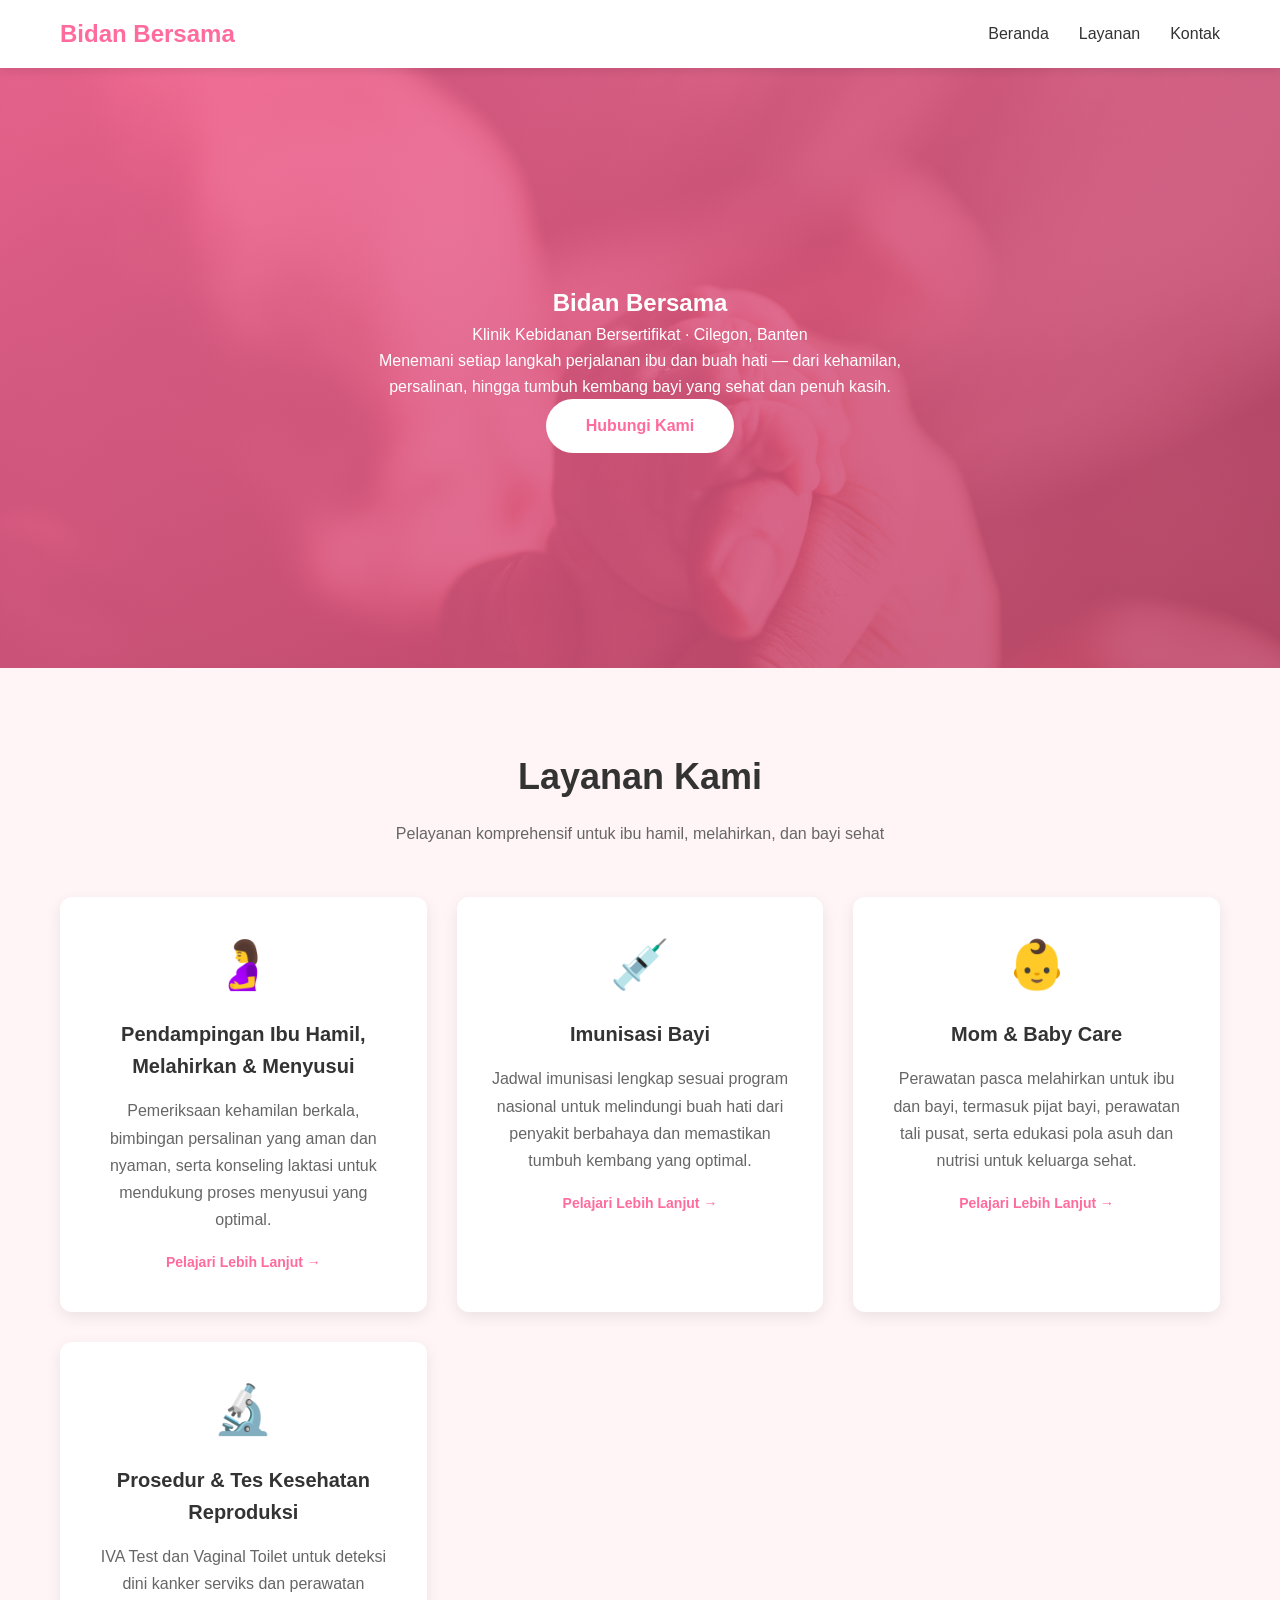
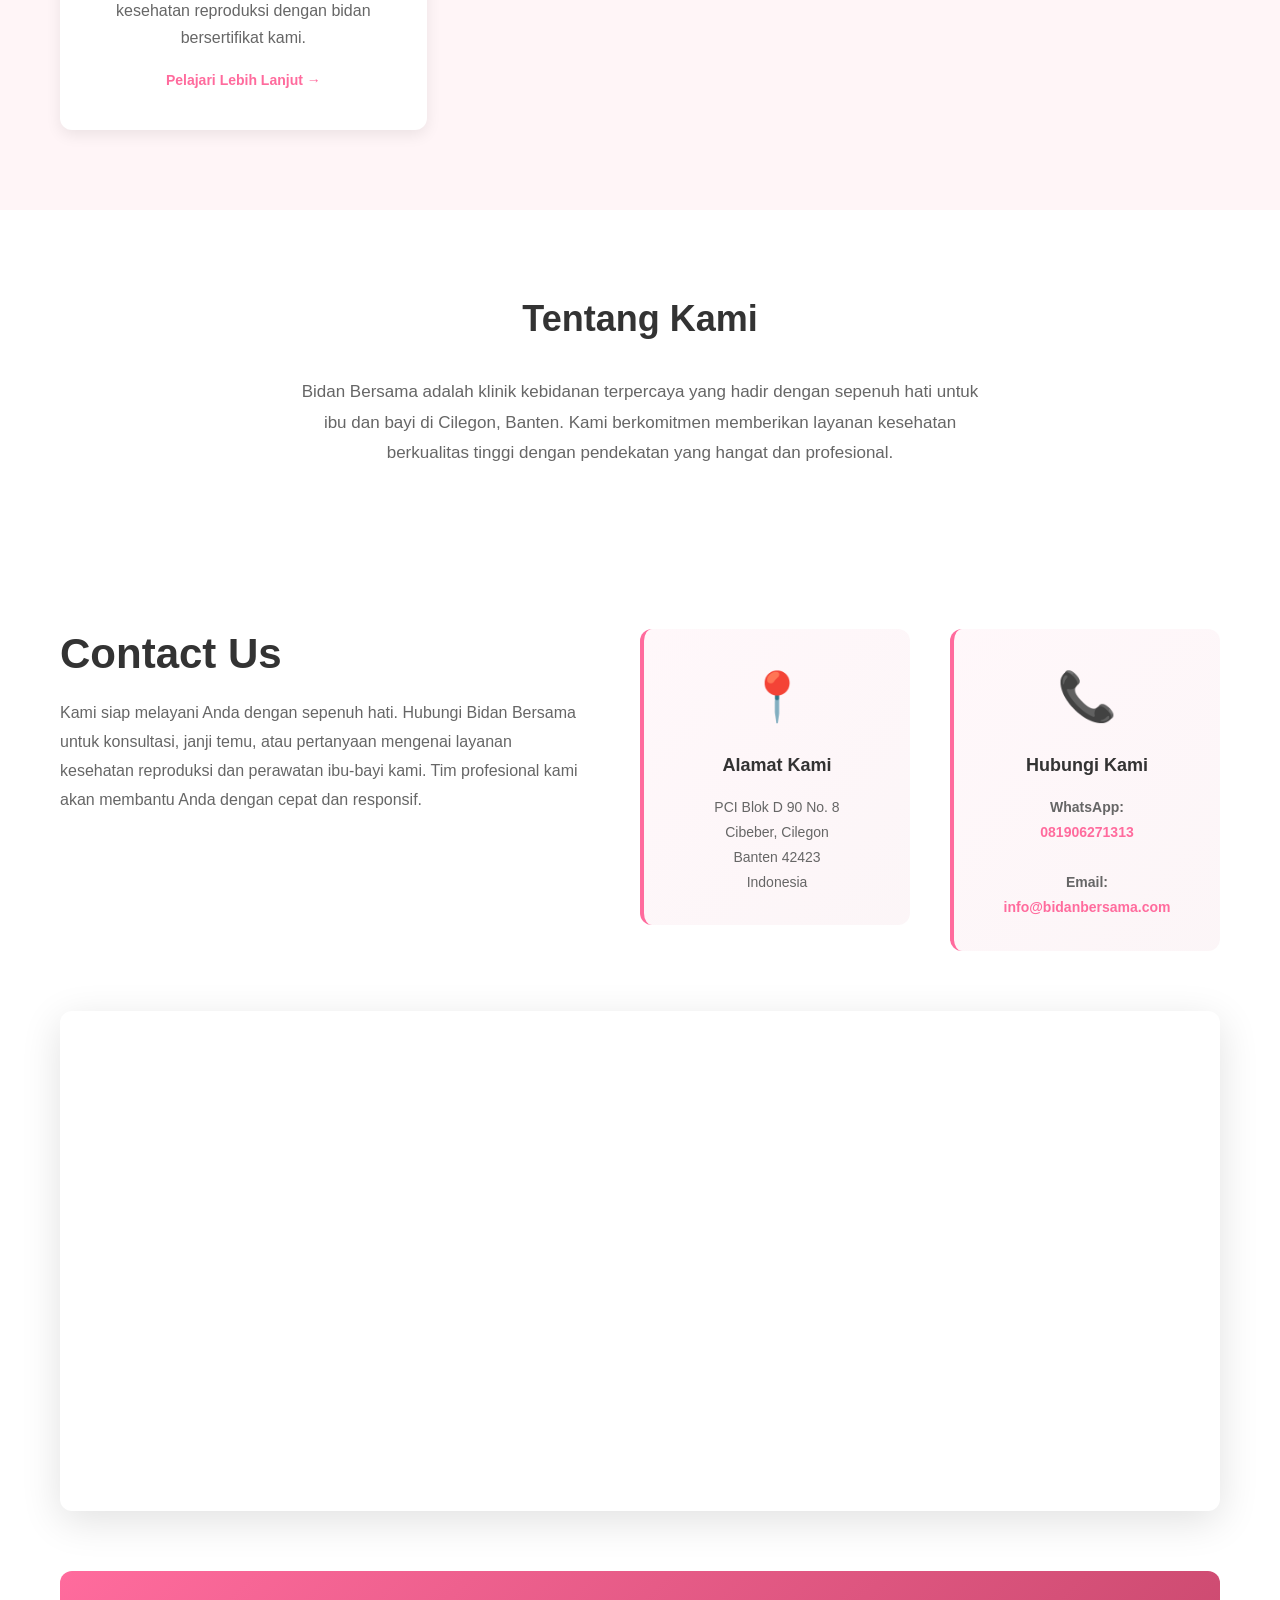
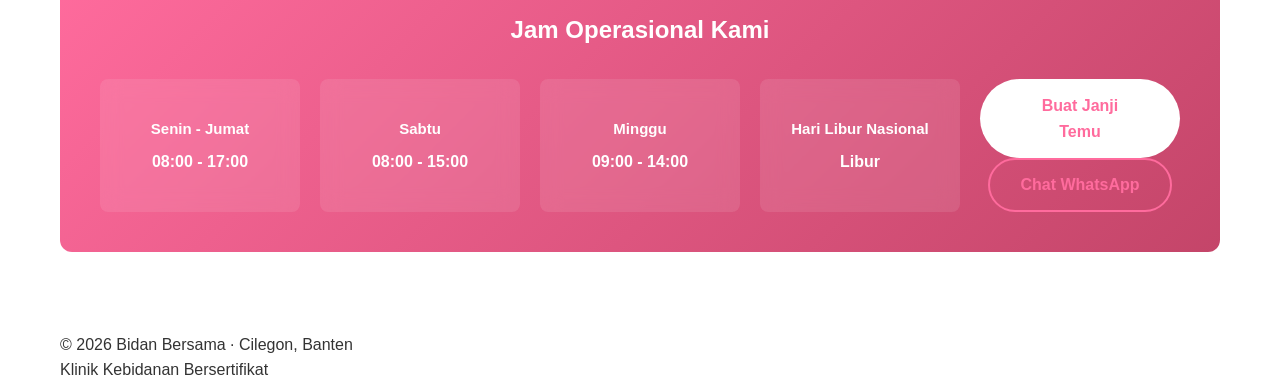
<file: index.html>
<!DOCTYPE html>
<html lang="id">
<head>
    <meta charset="UTF-8">
    <meta name="viewport" content="width=device-width, initial-scale=1.0">
    <title>Bidan Bersama — Klinik Kebidanan Cilegon</title>
    <link rel="stylesheet" href="styles.css">
</head>
<body>
    <!-- Navigation -->
    <nav class="navbar">
        <div class="container">
            <div class="nav-brand">
                <a href="#home">Bidan Bersama</a>
            </div>
            <div class="nav-toggle" id="navToggle">
                <span></span>
                <span></span>
                <span></span>
            </div>
            <ul class="nav-menu" id="navMenu">
                <li><a href="#home" class="nav-link">Beranda</a></li>
                <li><a href="#services" class="nav-link">Layanan</a></li>
                <li><a href="#contact" class="nav-link">Kontak</a></li>
            </ul>
        </div>
    </nav>

    <!-- Hero Section -->
    <section id="home" class="hero hero-bg">
        <div class="container">
            <div class="hero-content">
                <h1>Bidan Bersama</h1>
                <p class="subtitle">Klinik Kebidanan Bersertifikat · Cilegon, Banten</p>
                <p class="hero-text">Menemani setiap langkah perjalanan ibu dan buah hati — dari kehamilan, persalinan, hingga tumbuh kembang bayi yang sehat dan penuh kasih.</p>
                <a href="https://wa.me/6281906271313" class="btn btn-primary" target="_blank">Hubungi Kami</a>
            </div>
        </div>
    </section>
    
    <!-- Services Section -->
    <section id="services" class="services">
        <div class="container">
            <h2>Layanan Kami</h2>
            <p class="section-intro">Pelayanan komprehensif untuk ibu hamil, melahirkan, dan bayi sehat</p>
            
            <div class="services-grid">
                <!-- Service 1 -->
                <div class="service-card">
                    <div class="service-icon">🤰</div>
                    <h3>Pendampingan Ibu Hamil, Melahirkan & Menyusui</h3>
                    <p>Pemeriksaan kehamilan berkala, bimbingan persalinan yang aman dan nyaman, serta konseling laktasi untuk mendukung proses menyusui yang optimal.</p>
                    <a href="melahirkan-menyusui.html" class="btn btn-small">Pelajari Lebih Lanjut →</a>
                </div>

                <!-- Service 2 -->
                <div class="service-card">
                    <div class="service-icon">💉</div>
                    <h3>Imunisasi Bayi</h3>
                    <p>Jadwal imunisasi lengkap sesuai program nasional untuk melindungi buah hati dari penyakit berbahaya dan memastikan tumbuh kembang yang optimal.</p>
                    <a href="imunisasi.html" class="btn btn-small">Pelajari Lebih Lanjut →</a>
                </div>

                <!-- Service 3 -->
                <div class="service-card">
                    <div class="service-icon">👶</div>
                    <h3>Mom & Baby Care</h3>
                    <p>Perawatan pasca melahirkan untuk ibu dan bayi, termasuk pijat bayi, perawatan tali pusat, serta edukasi pola asuh dan nutrisi untuk keluarga sehat.</p>
                    <a href="mom-baby-care.html" class="btn btn-small">Pelajari Lebih Lanjut →</a>
                </div>

                <!-- Service 4 - NEW -->
                <div class="service-card">
                    <div class="service-icon">🔬</div>
                    <h3>Prosedur & Tes Kesehatan Reproduksi</h3>
                    <p>IVA Test dan Vaginal Toilet untuk deteksi dini kanker serviks dan perawatan kesehatan reproduksi dengan bidan bersertifikat kami.</p>
                    <a href="prosedurtes.html" class="btn btn-small">Pelajari Lebih Lanjut →</a>
                </div>
            </div>
        </div>
    </section>

    <!-- About Section -->
    <section class="about">
        <div class="container">
            <h2>Tentang Kami</h2>
            <p class="about-text">Bidan Bersama adalah klinik kebidanan terpercaya yang hadir dengan sepenuh hati untuk ibu dan bayi di Cilegon, Banten. Kami berkomitmen memberikan layanan kesehatan berkualitas tinggi dengan pendekatan yang hangat dan profesional.</p>
        </div>
    </section>

    <!-- Contact Section -->
    <section id="contact" class="contact">
        <div class="container">
            <!-- Contact Header & Info Grid (50-25-25) -->
            <div class="contact-grid">
                <!-- Left Section (50%) -->
                <div class="contact-left">
                    <h1>Contact Us</h1>
                    <p class="contact-description">
                        Kami siap melayani Anda dengan sepenuh hati. Hubungi Bidan Bersama untuk konsultasi, janji temu, atau pertanyaan mengenai layanan kesehatan reproduksi dan perawatan ibu-bayi kami. Tim profesional kami akan membantu Anda dengan cepat dan responsif.
                    </p>
                </div>
    
                <!-- Middle Section (25%) - Address -->
                <div class="contact-info-card">
                    <div class="contact-info-icon">📍</div>
                    <h3>Alamat Kami</h3>
                    <p>
                        PCI Blok D 90 No. 8<br>
                        Cibeber, Cilegon<br>
                        Banten 42423<br>
                        Indonesia
                    </p>
                </div>
    
                <!-- Right Section (25%) - Contact -->
                <div class="contact-info-card">
                    <div class="contact-info-icon">📞</div>
                    <h3>Hubungi Kami</h3>
                    <p>
                        <strong>WhatsApp:</strong><br>
                        <a href="https://wa.me/6281906271313" target="_blank">081906271313</a><br>
                        <br>
                        <strong>Email:</strong><br>
                        <a href="mailto:bidanbersama@clinic.com">info@bidanbersama.com</a>
                    </p>
                </div>
            </div>
    
            <!-- Google Map -->
            <div class="map-container">
                <iframe 
                    src="https://www.google.com/maps/embed?pb=!1m18!1m12!1m3!1d3967.6916205730113!2d106.06684417498882!3d-6.036987893948605!2m3!1f0!2f0!3f0!3m2!1i1024!2i768!4f13.1!3m3!1m2!1s0x2e418c2b51a06bbd%3A0xd72c28f60422188f!2sBidan%20Bersama%20Cilegon!5e0!3m2!1sen!2sid!4v1781922317010!5m2!1sen!2sid" 
                    width="100%" 
                    height="100%" 
                    style="border:0;" 
                    allowfullscreen="" 
                    loading="lazy" 
                    referrerpolicy="no-referrer-when-downgrade">
                </iframe>
            </div>
    
            <!-- Opening Hours -->
            <div class="opening-hours">
                <h3>Jam Operasional Kami</h3>
                <div class="hours-grid">
                    <div class="hour-item">
                        <span class="day">Senin - Jumat</span>
                        <span class="time">08:00 - 17:00</span>
                    </div>
                    <div class="hour-item">
                        <span class="day">Sabtu</span>
                        <span class="time">08:00 - 15:00</span>
                    </div>
                    <div class="hour-item">
                        <span class="day">Minggu</span>
                        <span class="time">09:00 - 14:00</span>
                    </div>
                    <div class="hour-item">
                        <span class="day">Hari Libur Nasional</span>
                        <span class="time">Libur</span>
                    </div>
                    <div class="cta-buttons">
                        <a href="./appointment.html" class="btn btn-primary">Buat Janji Temu</a>
                        <a href="https://wa.me/6281906271313" class="btn btn-outline" target="_blank">Chat WhatsApp</a>
                    </div>
                </div>
            </div>
        </div>
    </section>

    <!-- Footer -->
    <footer class="footer">
        <div class="container">
            <p>&copy; 2026 Bidan Bersama · Cilegon, Banten</p>
            <p class="footer-secondary">Klinik Kebidanan Bersertifikat</p>
        </div>
    </footer>

    <script src="script.js"></script>
</body>
</html>
</file>
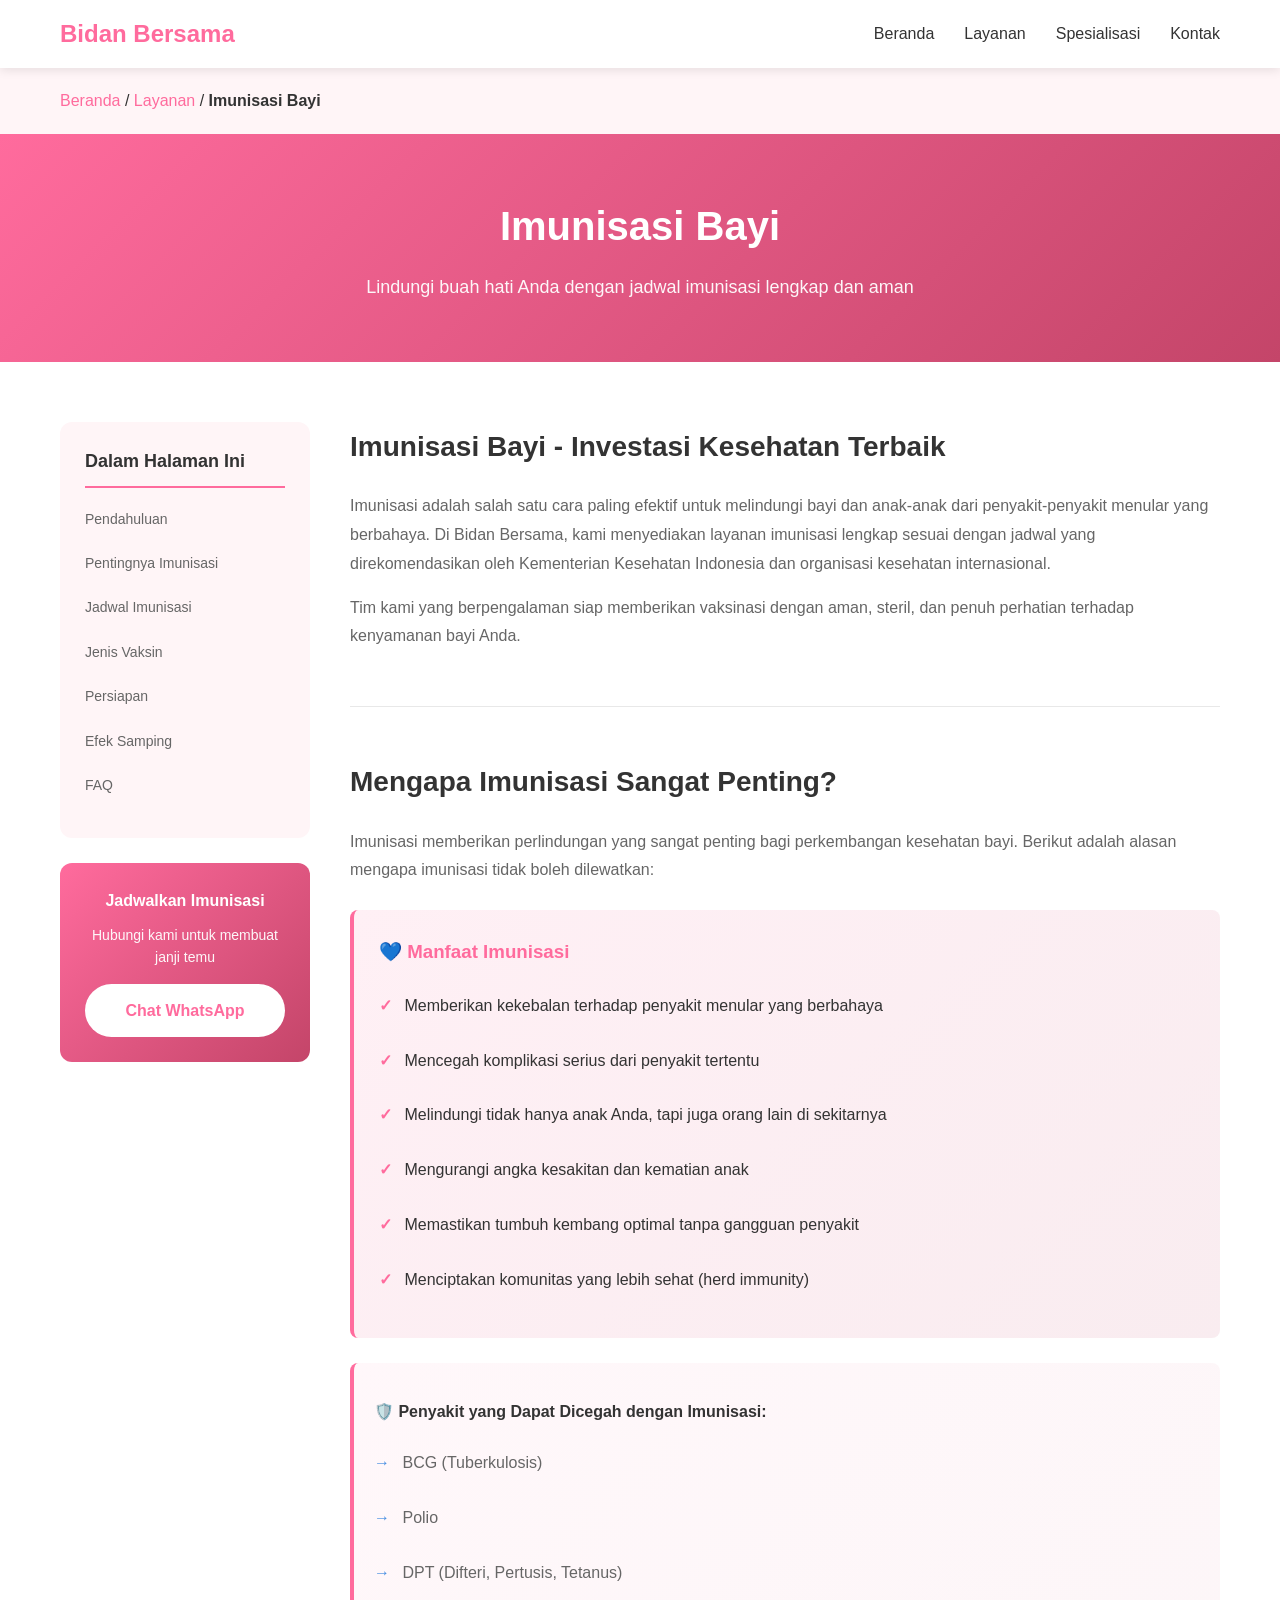
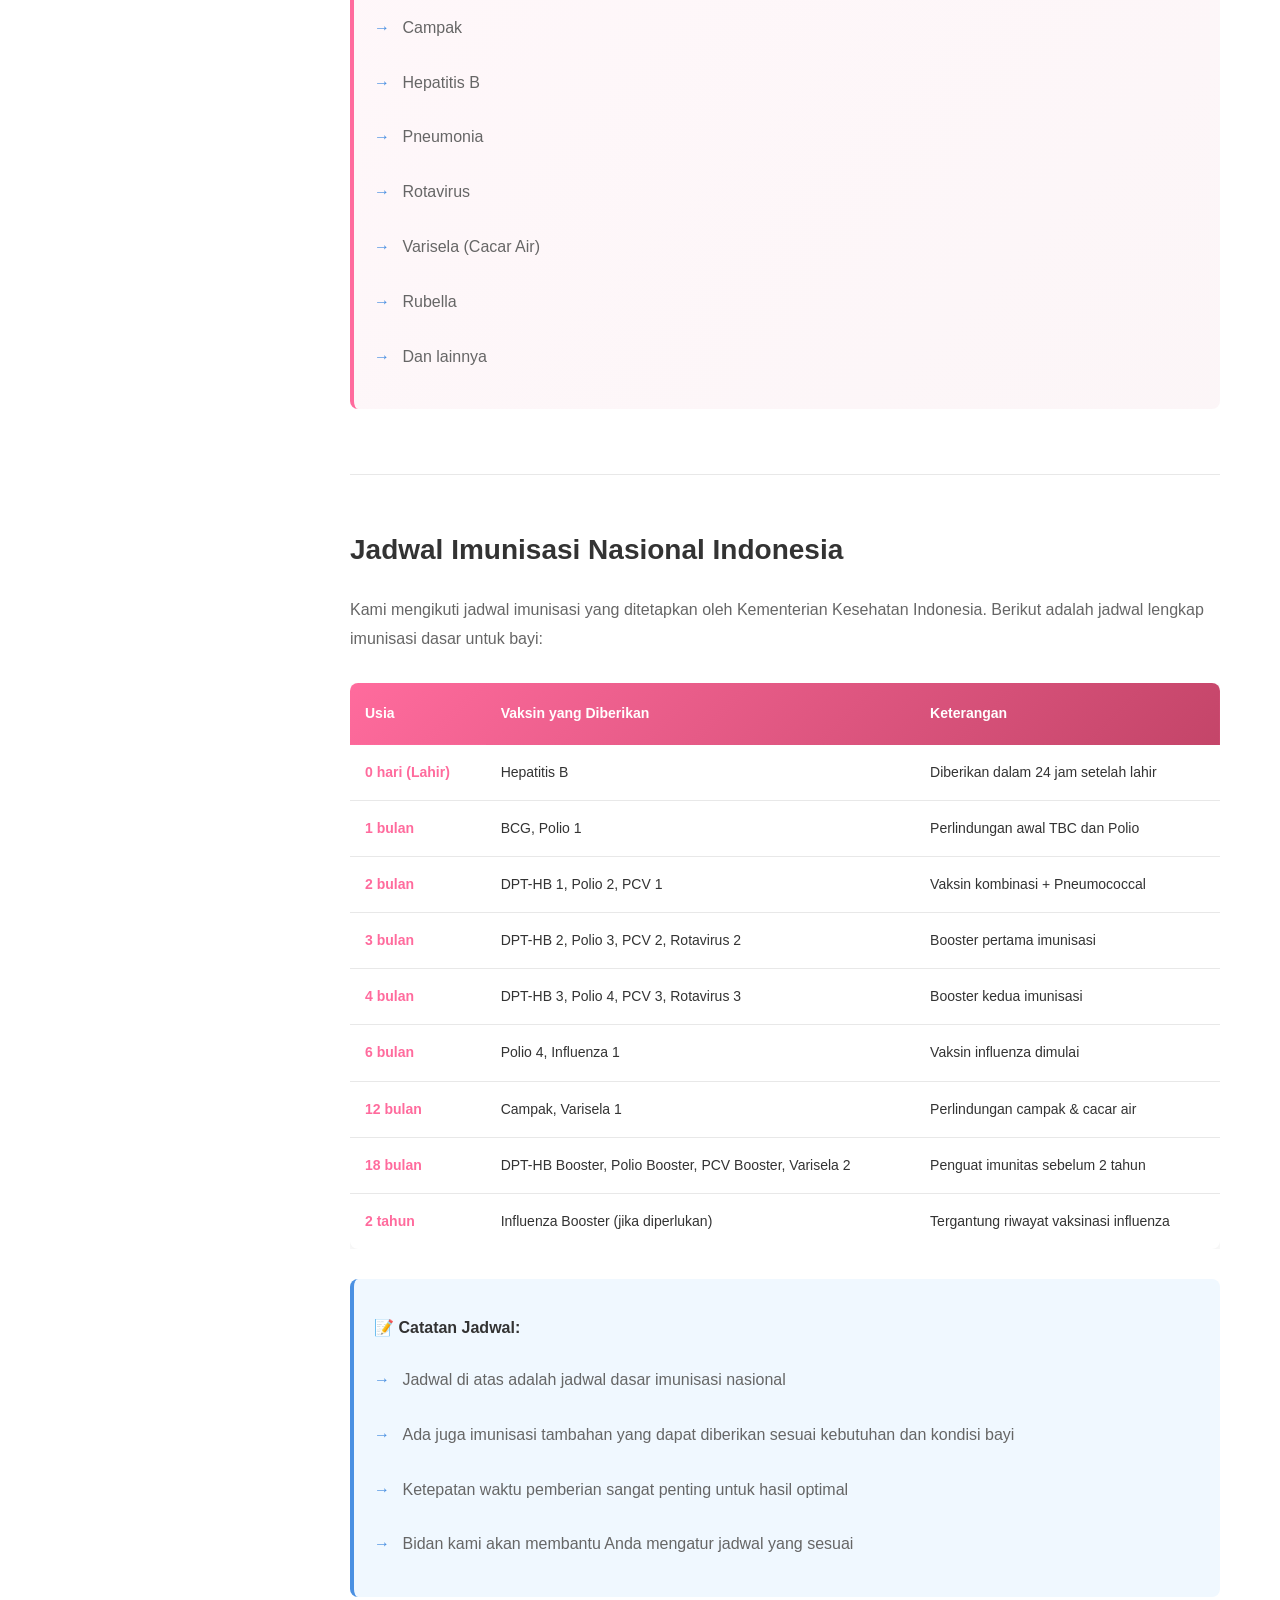
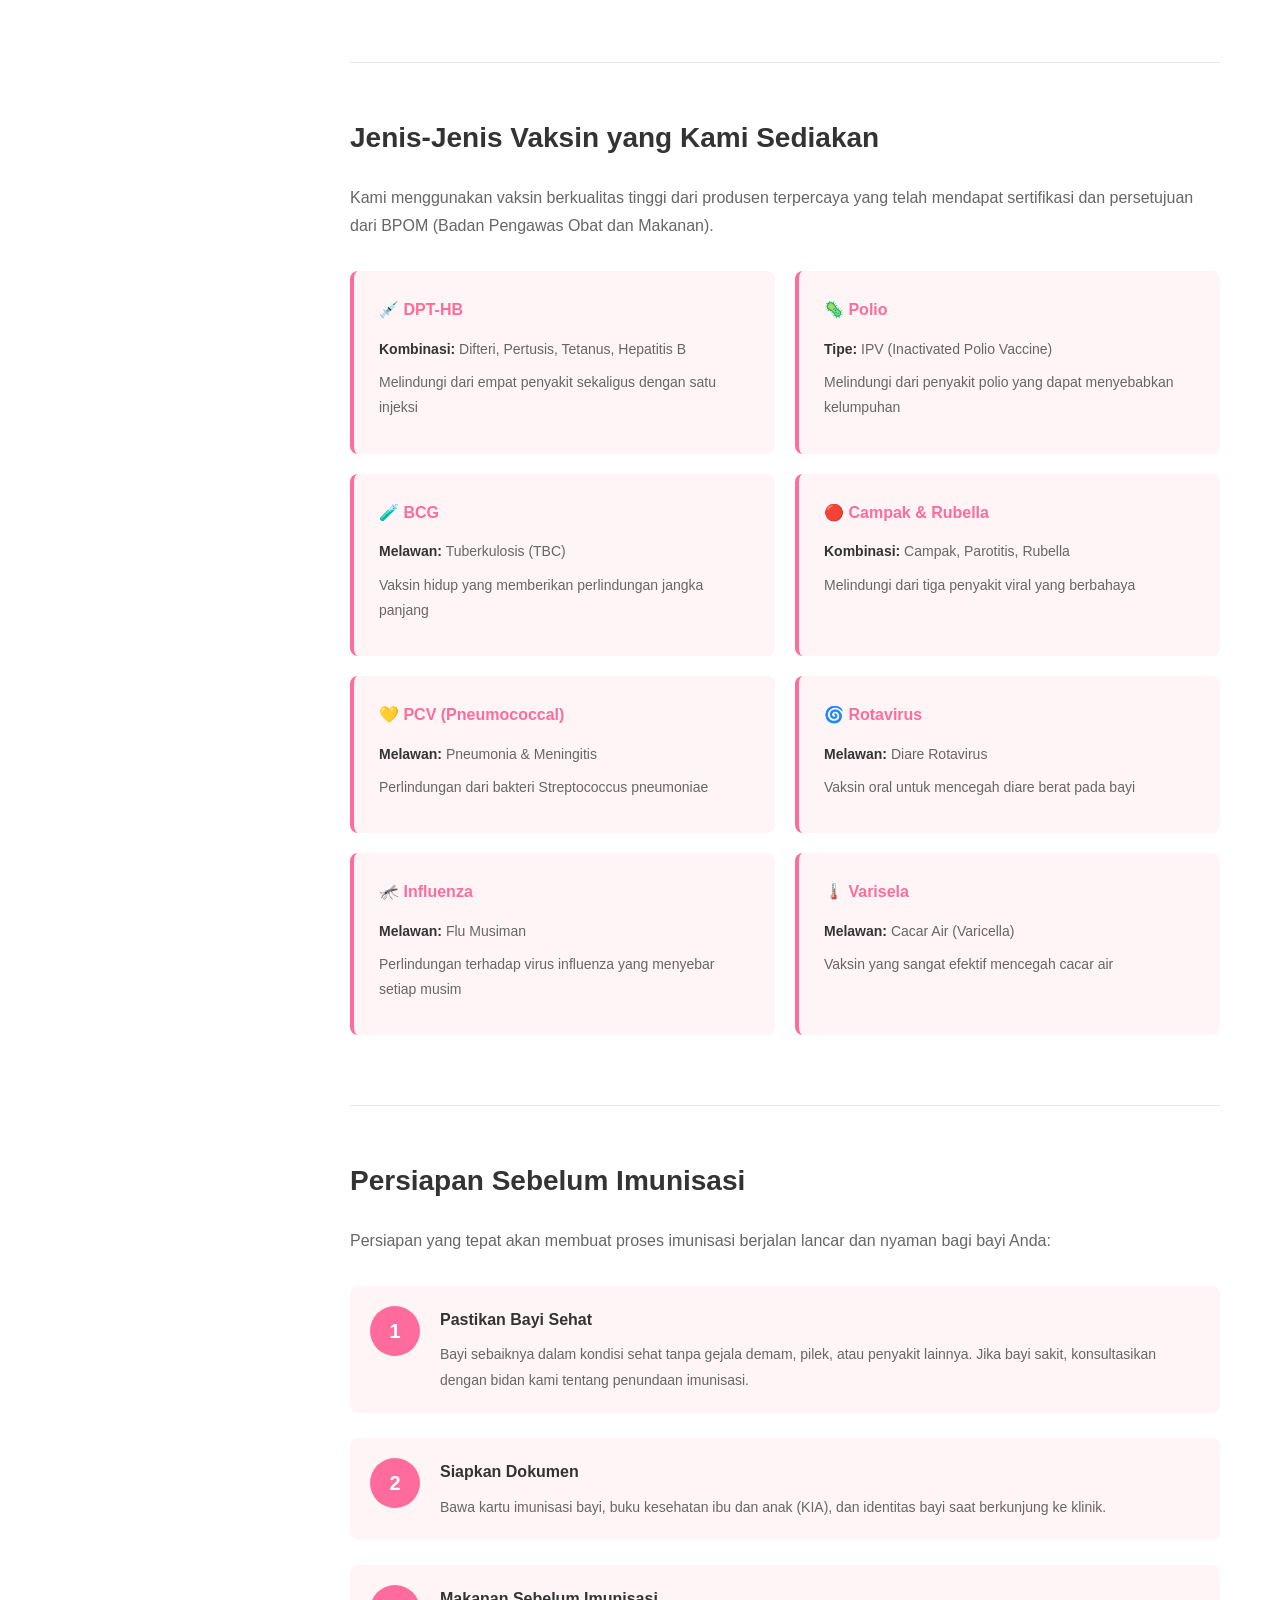
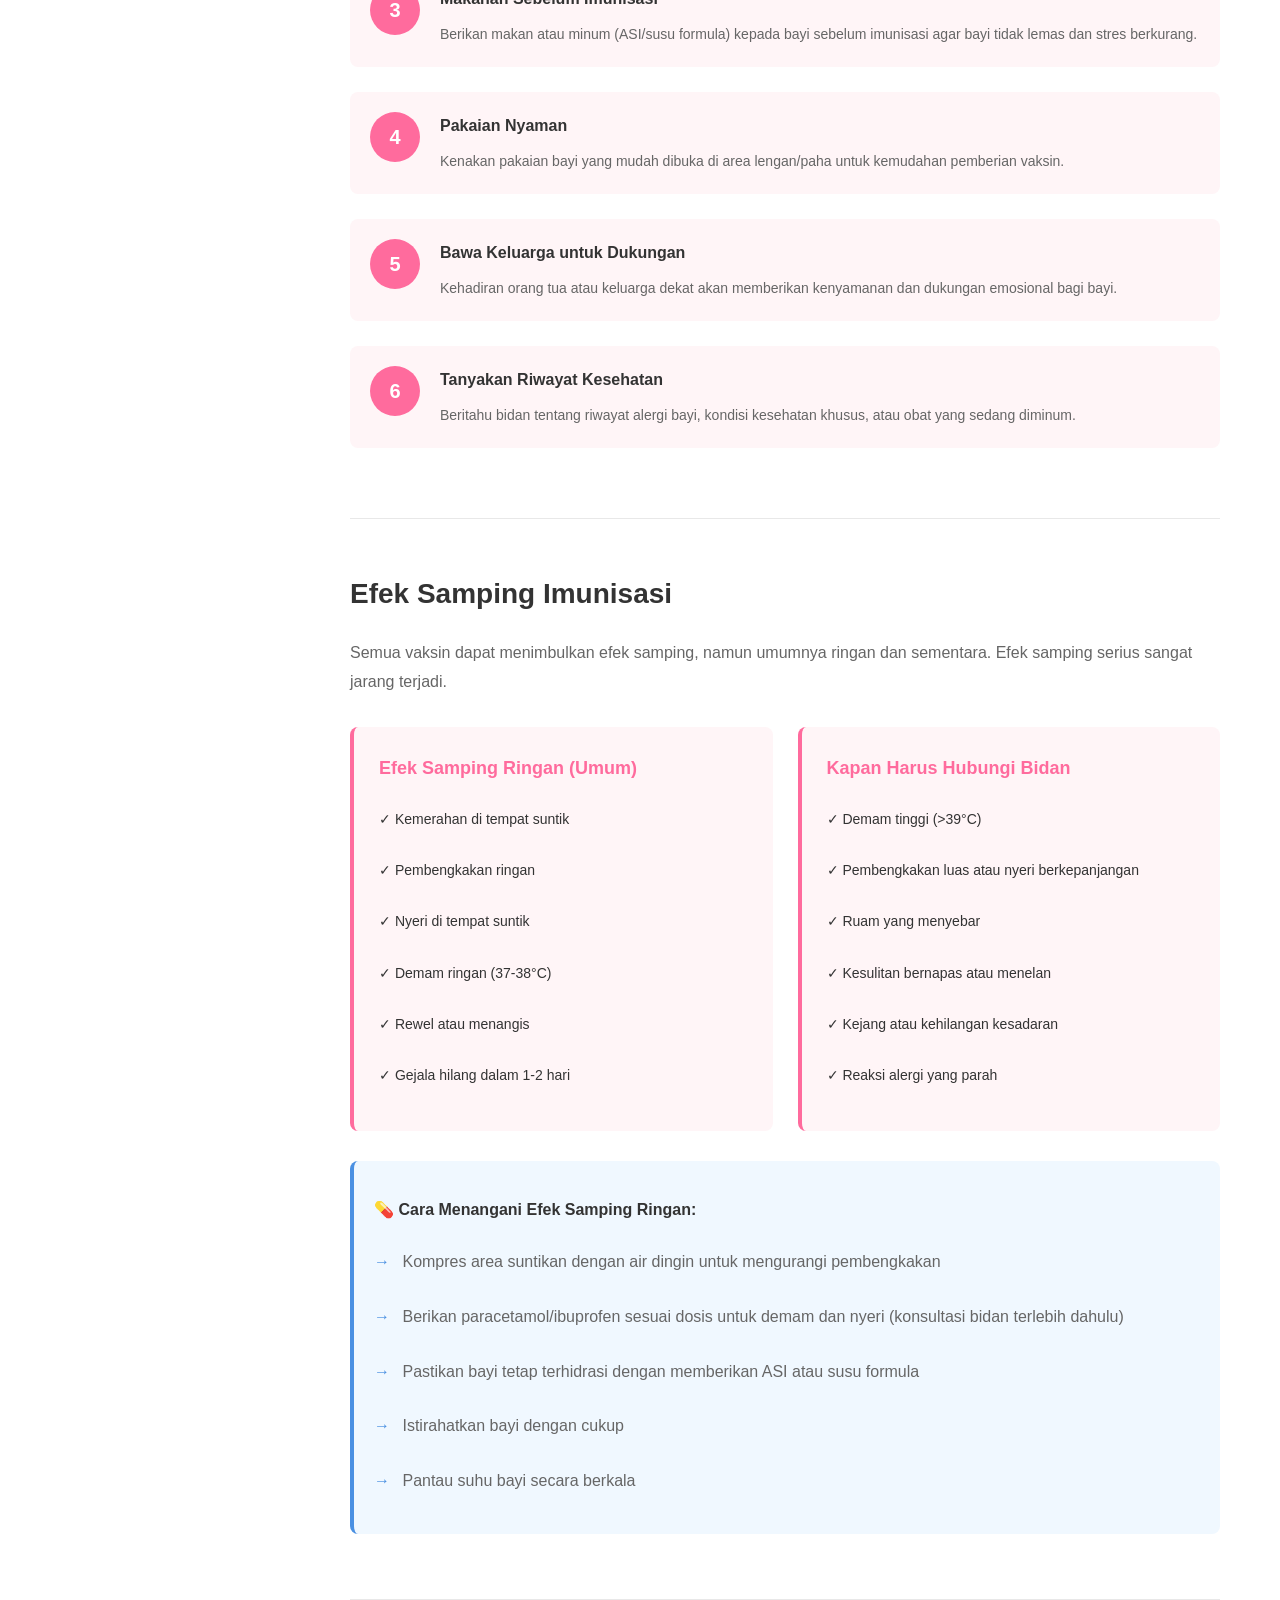
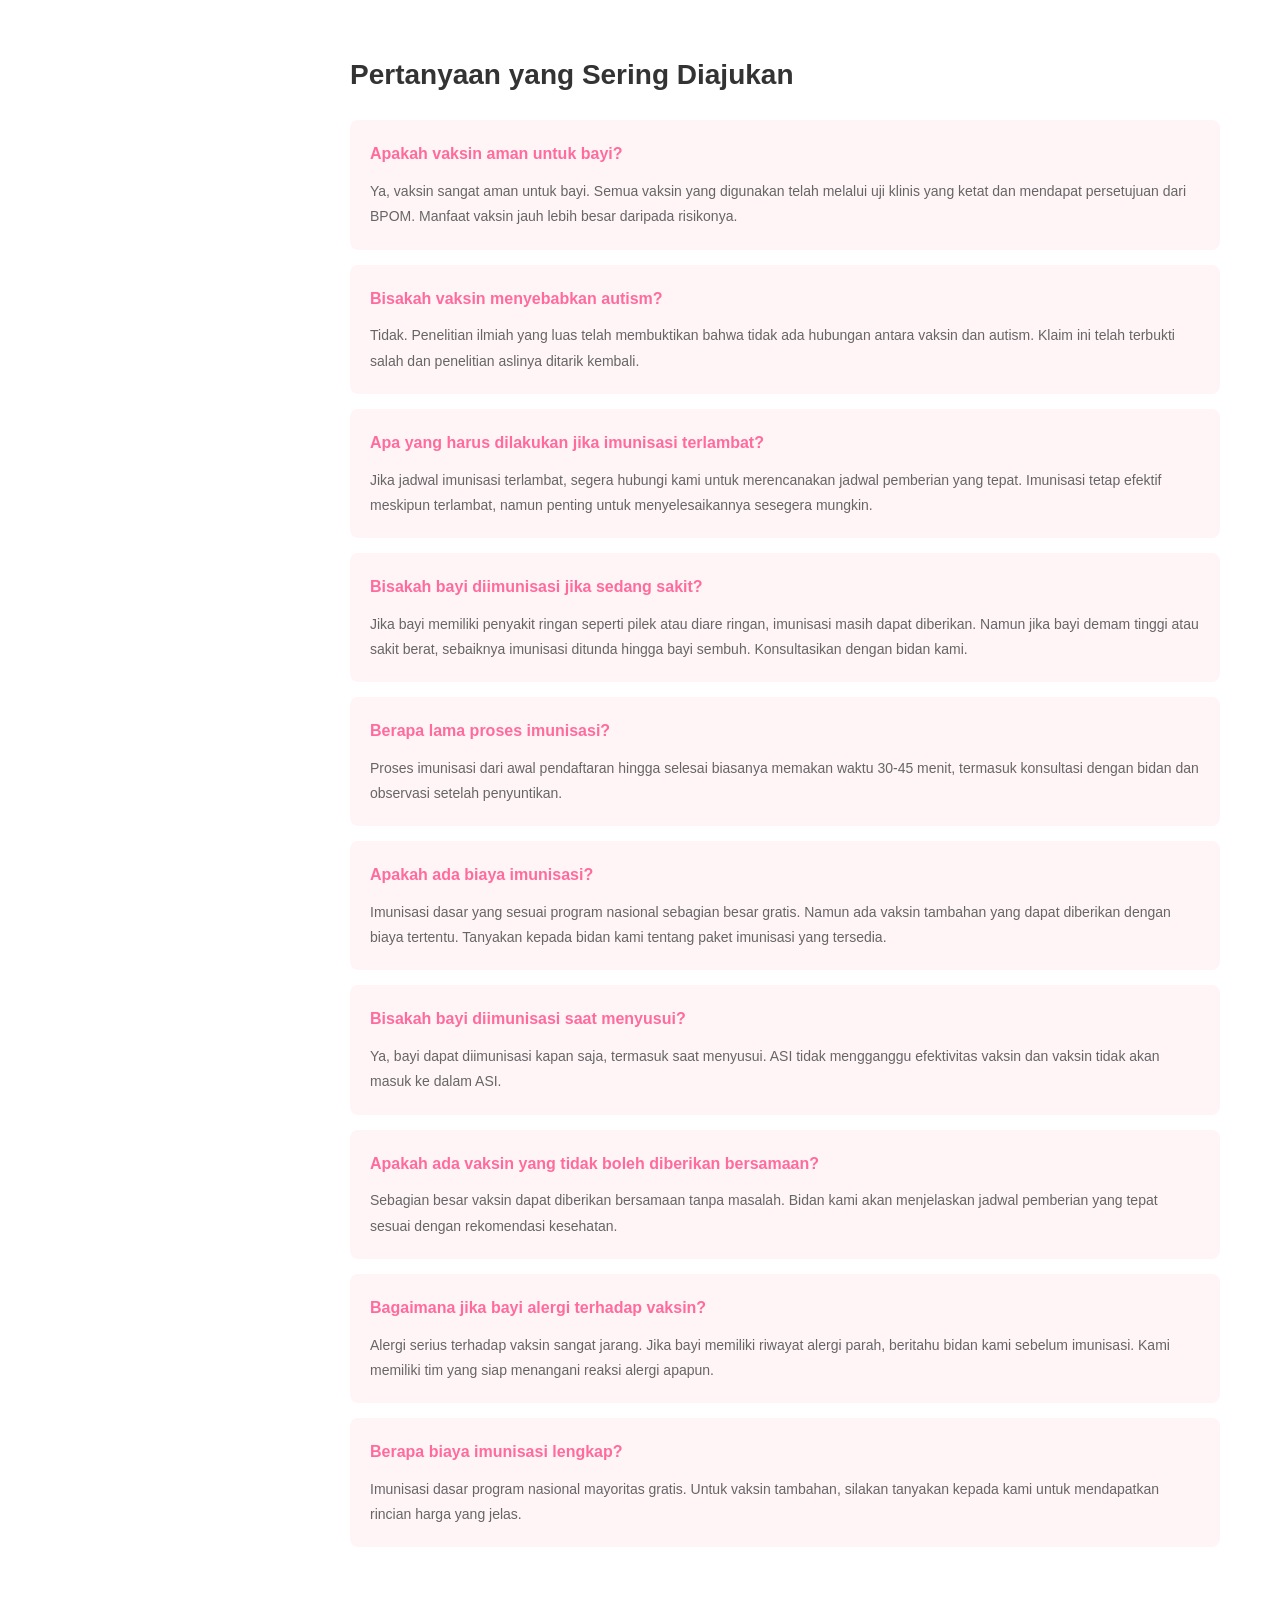
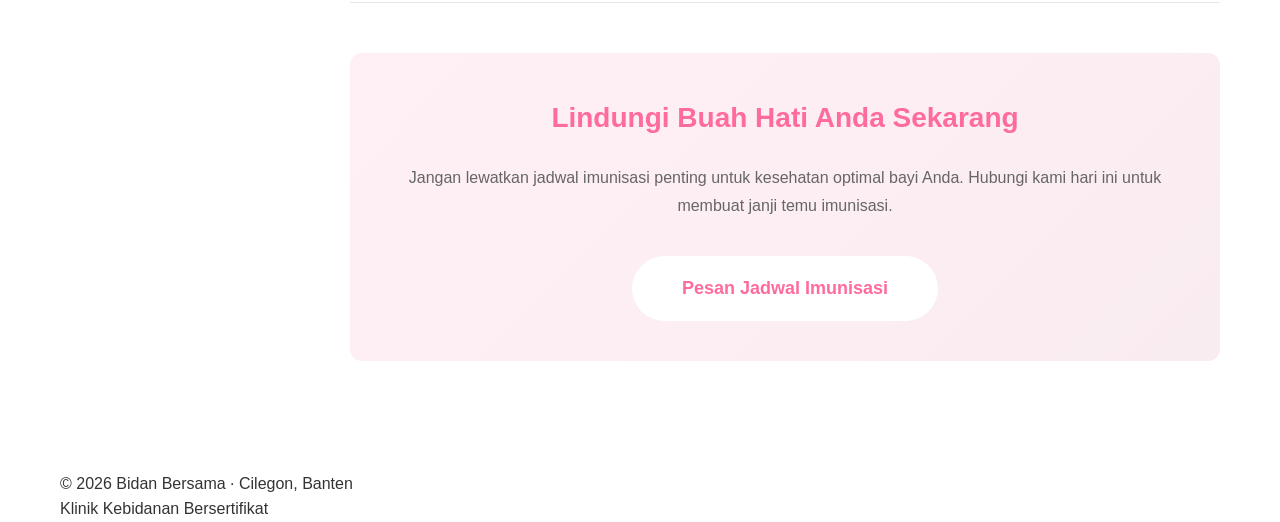
<file: imunisasi.html>
<!DOCTYPE html>
<html lang="id">
<head>
    <meta charset="UTF-8">
    <meta name="viewport" content="width=device-width, initial-scale=1.0">
    <title>Imunisasi Bayi — Bidan Bersama</title>
    <link rel="stylesheet" href="styles.css">
</head>
<body>
    <!-- Navigation -->
    <nav class="navbar">
        <div class="container">
            <div class="nav-brand">
                <a href="index.html">Bidan Bersama</a>
            </div>
            <div class="nav-toggle" id="navToggle">
                <span></span>
                <span></span>
                <span></span>
            </div>
            <ul class="nav-menu" id="navMenu">
                <li><a href="index.html" class="nav-link">Beranda</a></li>
                <li><a href="index.html#services" class="nav-link">Layanan</a></li>
                <li><a href="#" class="nav-link">Spesialisasi</a>
                    <ul class="submenu">
                        <li><a href="melahirkan-menyusui.html">Melahirkan & Menyusui</a></li>
                        <li><a href="imunisasi.html">Imunisasi Bayi</a></li>
                        <li><a href="mom-baby-care.html">Mom & Baby Care</a></li>
                        <li><a href="prosedurtes.html">Prosedur & Tes</a></li>
                    </ul>
                </li>
                <li><a href="index.html#contact" class="nav-link">Kontak</a></li>
            </ul>
        </div>
    </nav>

    <!-- Breadcrumb -->
    <section class="breadcrumb-section">
        <div class="container">
            <a href="index.html">Beranda</a> / 
            <a href="index.html#services">Layanan</a> / 
            <span>Imunisasi Bayi</span>
        </div>
    </section>

    <!-- Page Header -->
    <section class="page-header">
        <div class="container">
            <h1>Imunisasi Bayi</h1>
            <p class="subtitle">Lindungi buah hati Anda dengan jadwal imunisasi lengkap dan aman</p>
        </div>
    </section>

    <!-- Main Content -->
    <section class="service-detail">
        <div class="container">
            <div class="detail-grid">
                <!-- Sidebar -->
                <aside class="sidebar">
                    <div class="sidebar-menu">
                        <h3>Dalam Halaman Ini</h3>
                        <ul>
                            <li><a href="#pendahuluan">Pendahuluan</a></li>
                            <li><a href="#pentingnya">Pentingnya Imunisasi</a></li>
                            <li><a href="#jadwal">Jadwal Imunisasi</a></li>
                            <li><a href="#jenis">Jenis Vaksin</a></li>
                            <li><a href="#persiapan">Persiapan</a></li>
                            <li><a href="#efek">Efek Samping</a></li>
                            <li><a href="#faq">FAQ</a></li>
                        </ul>
                    </div>
                    <div class="sidebar-contact">
                        <h4>Jadwalkan Imunisasi</h4>
                        <p>Hubungi kami untuk membuat janji temu</p>
                        <a href="https://wa.me/6281906271313" class="btn btn-primary" target="_blank">Chat WhatsApp</a>
                    </div>
                </aside>

                <!-- Main Content -->
                <main class="main-content">
                    <!-- Section 1: Pendahuluan -->
                    <section id="pendahuluan" class="content-section">
                        <h2>Imunisasi Bayi - Investasi Kesehatan Terbaik</h2>
                        <p>Imunisasi adalah salah satu cara paling efektif untuk melindungi bayi dan anak-anak dari penyakit-penyakit menular yang berbahaya. Di Bidan Bersama, kami menyediakan layanan imunisasi lengkap sesuai dengan jadwal yang direkomendasikan oleh Kementerian Kesehatan Indonesia dan organisasi kesehatan internasional.</p>
                        <p>Tim kami yang berpengalaman siap memberikan vaksinasi dengan aman, steril, dan penuh perhatian terhadap kenyamanan bayi Anda.</p>
                    </section>

                    <!-- Section 2: Pentingnya Imunisasi -->
                    <section id="pentingnya" class="content-section">
                        <h2>Mengapa Imunisasi Sangat Penting?</h2>
                        <p>Imunisasi memberikan perlindungan yang sangat penting bagi perkembangan kesehatan bayi. Berikut adalah alasan mengapa imunisasi tidak boleh dilewatkan:</p>

                        <div class="highlight-box">
                            <h3>💙 Manfaat Imunisasi</h3>
                            <ul>
                                <li>Memberikan kekebalan terhadap penyakit menular yang berbahaya</li>
                                <li>Mencegah komplikasi serius dari penyakit tertentu</li>
                                <li>Melindungi tidak hanya anak Anda, tapi juga orang lain di sekitarnya</li>
                                <li>Mengurangi angka kesakitan dan kematian anak</li>
                                <li>Memastikan tumbuh kembang optimal tanpa gangguan penyakit</li>
                                <li>Menciptakan komunitas yang lebih sehat (herd immunity)</li>
                            </ul>
                        </div>

                        <div class="info-box highlight">
                            <h4>🛡️ Penyakit yang Dapat Dicegah dengan Imunisasi:</h4>
                            <ul>
                                <li>BCG (Tuberkulosis)</li>
                                <li>Polio</li>
                                <li>DPT (Difteri, Pertusis, Tetanus)</li>
                                <li>Campak</li>
                                <li>Hepatitis B</li>
                                <li>Pneumonia</li>
                                <li>Rotavirus</li>
                                <li>Varisela (Cacar Air)</li>
                                <li>Rubella</li>
                                <li>Dan lainnya</li>
                            </ul>
                        </div>
                    </section>

                    <!-- Section 3: Jadwal Imunisasi -->
                    <section id="jadwal" class="content-section">
                        <h2>Jadwal Imunisasi Nasional Indonesia</h2>
                        <p>Kami mengikuti jadwal imunisasi yang ditetapkan oleh Kementerian Kesehatan Indonesia. Berikut adalah jadwal lengkap imunisasi dasar untuk bayi:</p>

                        <div class="schedule-table">
                            <table class="immunization-schedule">
                                <thead>
                                    <tr>
                                        <th>Usia</th>
                                        <th>Vaksin yang Diberikan</th>
                                        <th>Keterangan</th>
                                    </tr>
                                </thead>
                                <tbody>
                                    <tr>
                                        <td><strong>0 hari (Lahir)</strong></td>
                                        <td>Hepatitis B</td>
                                        <td>Diberikan dalam 24 jam setelah lahir</td>
                                    </tr>
                                    <tr>
                                        <td><strong>1 bulan</strong></td>
                                        <td>BCG, Polio 1</td>
                                        <td>Perlindungan awal TBC dan Polio</td>
                                    </tr>
                                    <tr>
                                        <td><strong>2 bulan</strong></td>
                                        <td>DPT-HB 1, Polio 2, PCV 1</td>
                                        <td>Vaksin kombinasi + Pneumococcal</td>
                                    </tr>
                                    <tr>
                                        <td><strong>3 bulan</strong></td>
                                        <td>DPT-HB 2, Polio 3, PCV 2, Rotavirus 2</td>
                                        <td>Booster pertama imunisasi</td>
                                    </tr>
                                    <tr>
                                        <td><strong>4 bulan</strong></td>
                                        <td>DPT-HB 3, Polio 4, PCV 3, Rotavirus 3</td>
                                        <td>Booster kedua imunisasi</td>
                                    </tr>
                                    <tr>
                                        <td><strong>6 bulan</strong></td>
                                        <td>Polio 4, Influenza 1</td>
                                        <td>Vaksin influenza dimulai</td>
                                    </tr>
                                    <tr>
                                        <td><strong>12 bulan</strong></td>
                                        <td>Campak, Varisela 1</td>
                                        <td>Perlindungan campak & cacar air</td>
                                    </tr>
                                    <tr>
                                        <td><strong>18 bulan</strong></td>
                                        <td>DPT-HB Booster, Polio Booster, PCV Booster, Varisela 2</td>
                                        <td>Penguat imunitas sebelum 2 tahun</td>
                                    </tr>
                                    <tr>
                                        <td><strong>2 tahun</strong></td>
                                        <td>Influenza Booster (jika diperlukan)</td>
                                        <td>Tergantung riwayat vaksinasi influenza</td>
                                    </tr>
                                </tbody>
                            </table>
                        </div>

                        <div class="info-box">
                            <h4>📝 Catatan Jadwal:</h4>
                            <ul>
                                <li>Jadwal di atas adalah jadwal dasar imunisasi nasional</li>
                                <li>Ada juga imunisasi tambahan yang dapat diberikan sesuai kebutuhan dan kondisi bayi</li>
                                <li>Ketepatan waktu pemberian sangat penting untuk hasil optimal</li>
                                <li>Bidan kami akan membantu Anda mengatur jadwal yang sesuai</li>
                            </ul>
                        </div>
                    </section>

                    <!-- Section 4: Jenis Vaksin -->
                    <section id="jenis" class="content-section">
                        <h2>Jenis-Jenis Vaksin yang Kami Sediakan</h2>
                        <p>Kami menggunakan vaksin berkualitas tinggi dari produsen terpercaya yang telah mendapat sertifikasi dan persetujuan dari BPOM (Badan Pengawas Obat dan Makanan).</p>

                        <div class="vaccine-grid">
                            <div class="vaccine-card">
                                <h4>💉 DPT-HB</h4>
                                <p><strong>Kombinasi:</strong> Difteri, Pertusis, Tetanus, Hepatitis B</p>
                                <p>Melindungi dari empat penyakit sekaligus dengan satu injeksi</p>
                            </div>

                            <div class="vaccine-card">
                                <h4>🦠 Polio</h4>
                                <p><strong>Tipe:</strong> IPV (Inactivated Polio Vaccine)</p>
                                <p>Melindungi dari penyakit polio yang dapat menyebabkan kelumpuhan</p>
                            </div>

                            <div class="vaccine-card">
                                <h4>🧪 BCG</h4>
                                <p><strong>Melawan:</strong> Tuberkulosis (TBC)</p>
                                <p>Vaksin hidup yang memberikan perlindungan jangka panjang</p>
                            </div>

                            <div class="vaccine-card">
                                <h4>🔴 Campak & Rubella</h4>
                                <p><strong>Kombinasi:</strong> Campak, Parotitis, Rubella</p>
                                <p>Melindungi dari tiga penyakit viral yang berbahaya</p>
                            </div>

                            <div class="vaccine-card">
                                <h4>💛 PCV (Pneumococcal)</h4>
                                <p><strong>Melawan:</strong> Pneumonia & Meningitis</p>
                                <p>Perlindungan dari bakteri Streptococcus pneumoniae</p>
                            </div>

                            <div class="vaccine-card">
                                <h4>🌀 Rotavirus</h4>
                                <p><strong>Melawan:</strong> Diare Rotavirus</p>
                                <p>Vaksin oral untuk mencegah diare berat pada bayi</p>
                            </div>

                            <div class="vaccine-card">
                                <h4>🦟 Influenza</h4>
                                <p><strong>Melawan:</strong> Flu Musiman</p>
                                <p>Perlindungan terhadap virus influenza yang menyebar setiap musim</p>
                            </div>

                            <div class="vaccine-card">
                                <h4>🌡️ Varisela</h4>
                                <p><strong>Melawan:</strong> Cacar Air (Varicella)</p>
                                <p>Vaksin yang sangat efektif mencegah cacar air</p>
                            </div>
                        </div>
                    </section>

                    <!-- Section 5: Persiapan -->
                    <section id="persiapan" class="content-section">
                        <h2>Persiapan Sebelum Imunisasi</h2>
                        <p>Persiapan yang tepat akan membuat proses imunisasi berjalan lancar dan nyaman bagi bayi Anda:</p>

                        <div class="feature-list">
                            <div class="feature-item">
                                <div class="feature-number">1</div>
                                <div class="feature-content">
                                    <h4>Pastikan Bayi Sehat</h4>
                                    <p>Bayi sebaiknya dalam kondisi sehat tanpa gejala demam, pilek, atau penyakit lainnya. Jika bayi sakit, konsultasikan dengan bidan kami tentang penundaan imunisasi.</p>
                                </div>
                            </div>

                            <div class="feature-item">
                                <div class="feature-number">2</div>
                                <div class="feature-content">
                                    <h4>Siapkan Dokumen</h4>
                                    <p>Bawa kartu imunisasi bayi, buku kesehatan ibu dan anak (KIA), dan identitas bayi saat berkunjung ke klinik.</p>
                                </div>
                            </div>

                            <div class="feature-item">
                                <div class="feature-number">3</div>
                                <div class="feature-content">
                                    <h4>Makanan Sebelum Imunisasi</h4>
                                    <p>Berikan makan atau minum (ASI/susu formula) kepada bayi sebelum imunisasi agar bayi tidak lemas dan stres berkurang.</p>
                                </div>
                            </div>

                            <div class="feature-item">
                                <div class="feature-number">4</div>
                                <div class="feature-content">
                                    <h4>Pakaian Nyaman</h4>
                                    <p>Kenakan pakaian bayi yang mudah dibuka di area lengan/paha untuk kemudahan pemberian vaksin.</p>
                                </div>
                            </div>

                            <div class="feature-item">
                                <div class="feature-number">5</div>
                                <div class="feature-content">
                                    <h4>Bawa Keluarga untuk Dukungan</h4>
                                    <p>Kehadiran orang tua atau keluarga dekat akan memberikan kenyamanan dan dukungan emosional bagi bayi.</p>
                                </div>
                            </div>

                            <div class="feature-item">
                                <div class="feature-number">6</div>
                                <div class="feature-content">
                                    <h4>Tanyakan Riwayat Kesehatan</h4>
                                    <p>Beritahu bidan tentang riwayat alergi bayi, kondisi kesehatan khusus, atau obat yang sedang diminum.</p>
                                </div>
                            </div>
                        </div>
                    </section>

                    <!-- Section 6: Efek Samping -->
                    <section id="efek" class="content-section">
                        <h2>Efek Samping Imunisasi</h2>
                        <p>Semua vaksin dapat menimbulkan efek samping, namun umumnya ringan dan sementara. Efek samping serius sangat jarang terjadi.</p>

                        <div class="services-comparison">
                            <div class="comparison-card">
                                <h4>Efek Samping Ringan (Umum)</h4>
                                <ul>
                                    <li>✓ Kemerahan di tempat suntik</li>
                                    <li>✓ Pembengkakan ringan</li>
                                    <li>✓ Nyeri di tempat suntik</li>
                                    <li>✓ Demam ringan (37-38°C)</li>
                                    <li>✓ Rewel atau menangis</li>
                                    <li>✓ Gejala hilang dalam 1-2 hari</li>
                                </ul>
                            </div>
                            <div class="comparison-card">
                                <h4>Kapan Harus Hubungi Bidan</h4>
                                <ul>
                                    <li>✓ Demam tinggi (>39°C)</li>
                                    <li>✓ Pembengkakan luas atau nyeri berkepanjangan</li>
                                    <li>✓ Ruam yang menyebar</li>
                                    <li>✓ Kesulitan bernapas atau menelan</li>
                                    <li>✓ Kejang atau kehilangan kesadaran</li>
                                    <li>✓ Reaksi alergi yang parah</li>
                                </ul>
                            </div>
                        </div>

                        <div class="info-box">
                            <h4>💊 Cara Menangani Efek Samping Ringan:</h4>
                            <ul>
                                <li>Kompres area suntikan dengan air dingin untuk mengurangi pembengkakan</li>
                                <li>Berikan paracetamol/ibuprofen sesuai dosis untuk demam dan nyeri (konsultasi bidan terlebih dahulu)</li>
                                <li>Pastikan bayi tetap terhidrasi dengan memberikan ASI atau susu formula</li>
                                <li>Istirahatkan bayi dengan cukup</li>
                                <li>Pantau suhu bayi secara berkala</li>
                            </ul>
                        </div>
                    </section>

                    <!-- Section 7: FAQ -->
                    <section id="faq" class="content-section">
                        <h2>Pertanyaan yang Sering Diajukan</h2>
                        
                        <div class="faq-item">
                            <h4>Apakah vaksin aman untuk bayi?</h4>
                            <p>Ya, vaksin sangat aman untuk bayi. Semua vaksin yang digunakan telah melalui uji klinis yang ketat dan mendapat persetujuan dari BPOM. Manfaat vaksin jauh lebih besar daripada risikonya.</p>
                        </div>

                        <div class="faq-item">
                            <h4>Bisakah vaksin menyebabkan autism?</h4>
                            <p>Tidak. Penelitian ilmiah yang luas telah membuktikan bahwa tidak ada hubungan antara vaksin dan autism. Klaim ini telah terbukti salah dan penelitian aslinya ditarik kembali.</p>
                        </div>

                        <div class="faq-item">
                            <h4>Apa yang harus dilakukan jika imunisasi terlambat?</h4>
                            <p>Jika jadwal imunisasi terlambat, segera hubungi kami untuk merencanakan jadwal pemberian yang tepat. Imunisasi tetap efektif meskipun terlambat, namun penting untuk menyelesaikannya sesegera mungkin.</p>
                        </div>

                        <div class="faq-item">
                            <h4>Bisakah bayi diimunisasi jika sedang sakit?</h4>
                            <p>Jika bayi memiliki penyakit ringan seperti pilek atau diare ringan, imunisasi masih dapat diberikan. Namun jika bayi demam tinggi atau sakit berat, sebaiknya imunisasi ditunda hingga bayi sembuh. Konsultasikan dengan bidan kami.</p>
                        </div>

                        <div class="faq-item">
                            <h4>Berapa lama proses imunisasi?</h4>
                            <p>Proses imunisasi dari awal pendaftaran hingga selesai biasanya memakan waktu 30-45 menit, termasuk konsultasi dengan bidan dan observasi setelah penyuntikan.</p>
                        </div>

                        <div class="faq-item">
                            <h4>Apakah ada biaya imunisasi?</h4>
                            <p>Imunisasi dasar yang sesuai program nasional sebagian besar gratis. Namun ada vaksin tambahan yang dapat diberikan dengan biaya tertentu. Tanyakan kepada bidan kami tentang paket imunisasi yang tersedia.</p>
                        </div>

                        <div class="faq-item">
                            <h4>Bisakah bayi diimunisasi saat menyusui?</h4>
                            <p>Ya, bayi dapat diimunisasi kapan saja, termasuk saat menyusui. ASI tidak mengganggu efektivitas vaksin dan vaksin tidak akan masuk ke dalam ASI.</p>
                        </div>

                        <div class="faq-item">
                            <h4>Apakah ada vaksin yang tidak boleh diberikan bersamaan?</h4>
                            <p>Sebagian besar vaksin dapat diberikan bersamaan tanpa masalah. Bidan kami akan menjelaskan jadwal pemberian yang tepat sesuai dengan rekomendasi kesehatan.</p>
                        </div>

                        <div class="faq-item">
                            <h4>Bagaimana jika bayi alergi terhadap vaksin?</h4>
                            <p>Alergi serius terhadap vaksin sangat jarang. Jika bayi memiliki riwayat alergi parah, beritahu bidan kami sebelum imunisasi. Kami memiliki tim yang siap menangani reaksi alergi apapun.</p>
                        </div>

                        <div class="faq-item">
                            <h4>Berapa biaya imunisasi lengkap?</h4>
                            <p>Imunisasi dasar program nasional mayoritas gratis. Untuk vaksin tambahan, silakan tanyakan kepada kami untuk mendapatkan rincian harga yang jelas.</p>
                        </div>
                    </section>

                    <!-- CTA Section -->
                    <section class="content-section cta-section">
                        <h2>Lindungi Buah Hati Anda Sekarang</h2>
                        <p>Jangan lewatkan jadwal imunisasi penting untuk kesehatan optimal bayi Anda. Hubungi kami hari ini untuk membuat janji temu imunisasi.</p>
                        <a href="https://wa.me/6281906271313" class="btn btn-primary btn-large" target="_blank">Pesan Jadwal Imunisasi</a>
                    </section>
                </main>
            </div>
        </div>
    </section>

    <!-- Footer -->
    <footer class="footer">
        <div class="container">
            <p>&copy; 2026 Bidan Bersama · Cilegon, Banten</p>
            <p class="footer-secondary">Klinik Kebidanan Bersertifikat</p>
        </div>
    </footer>

    <script src="script.js"></script>
</body>
</html>
</file>
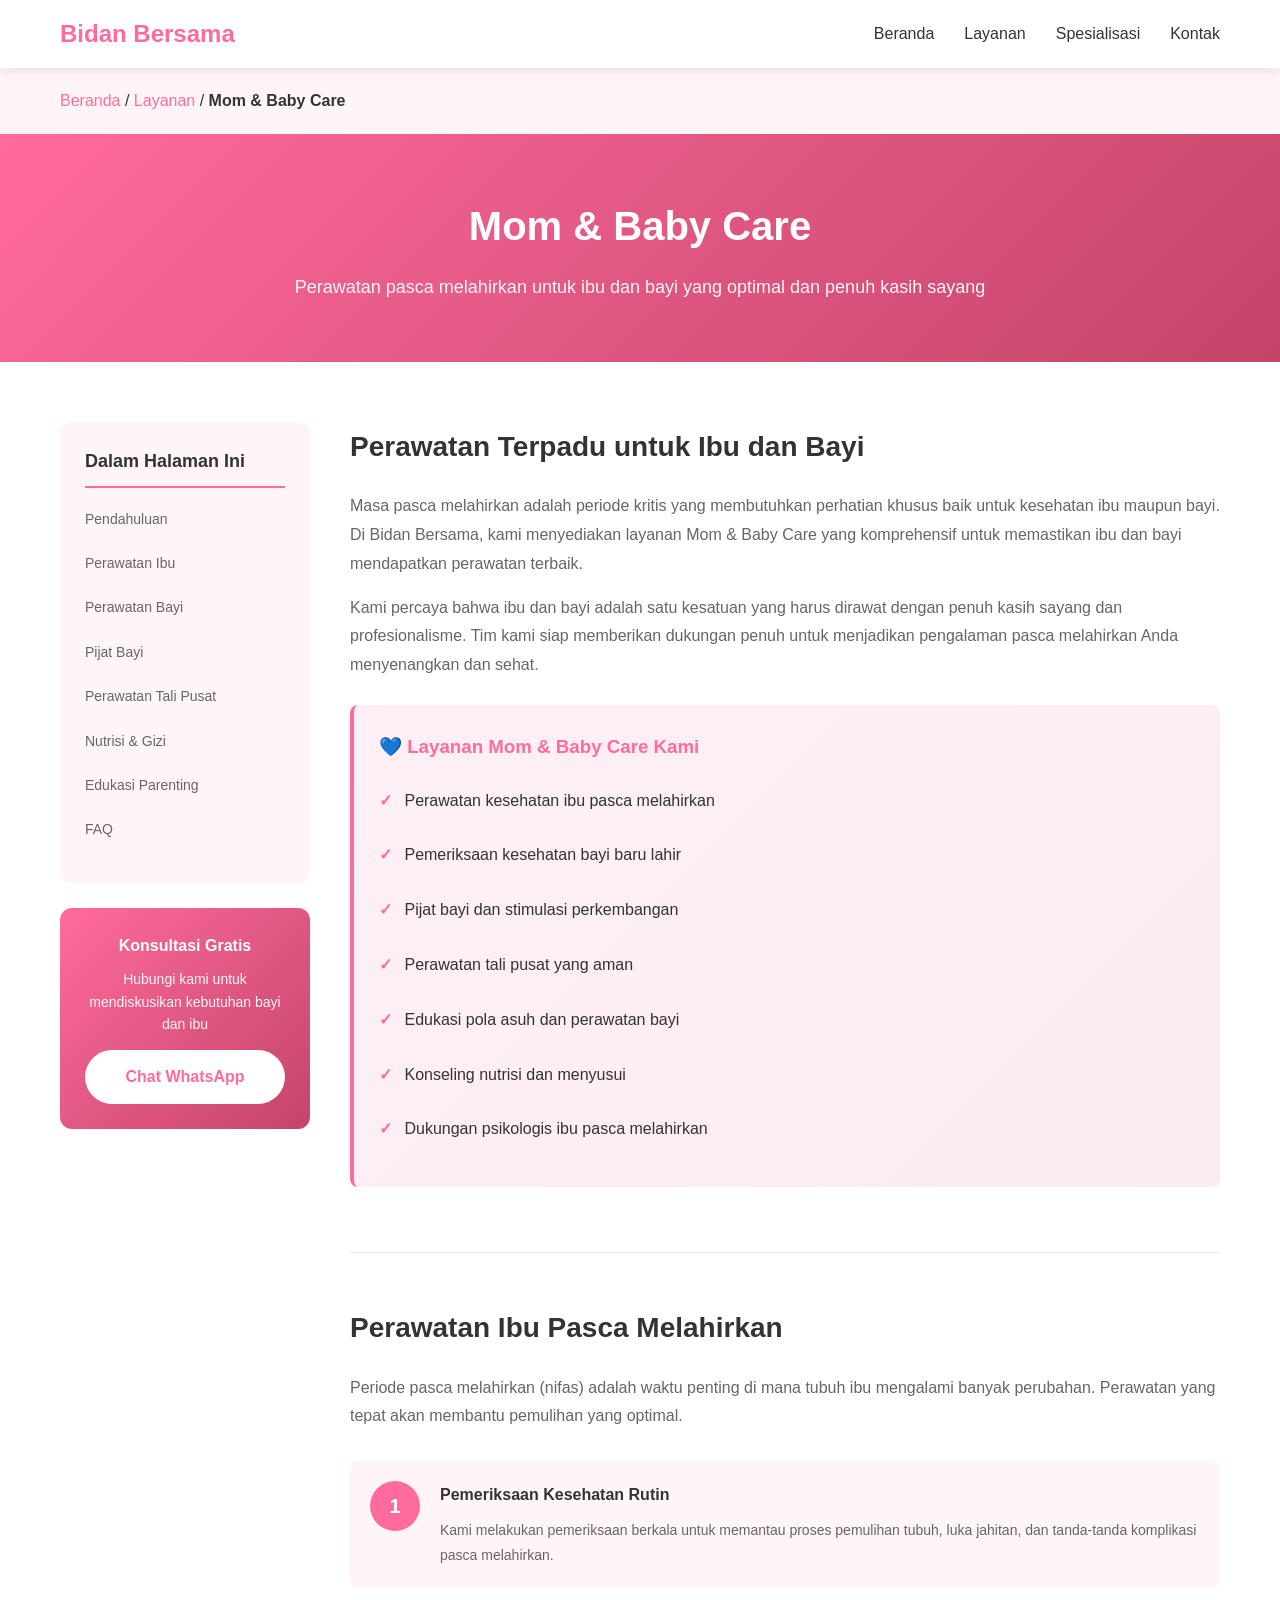
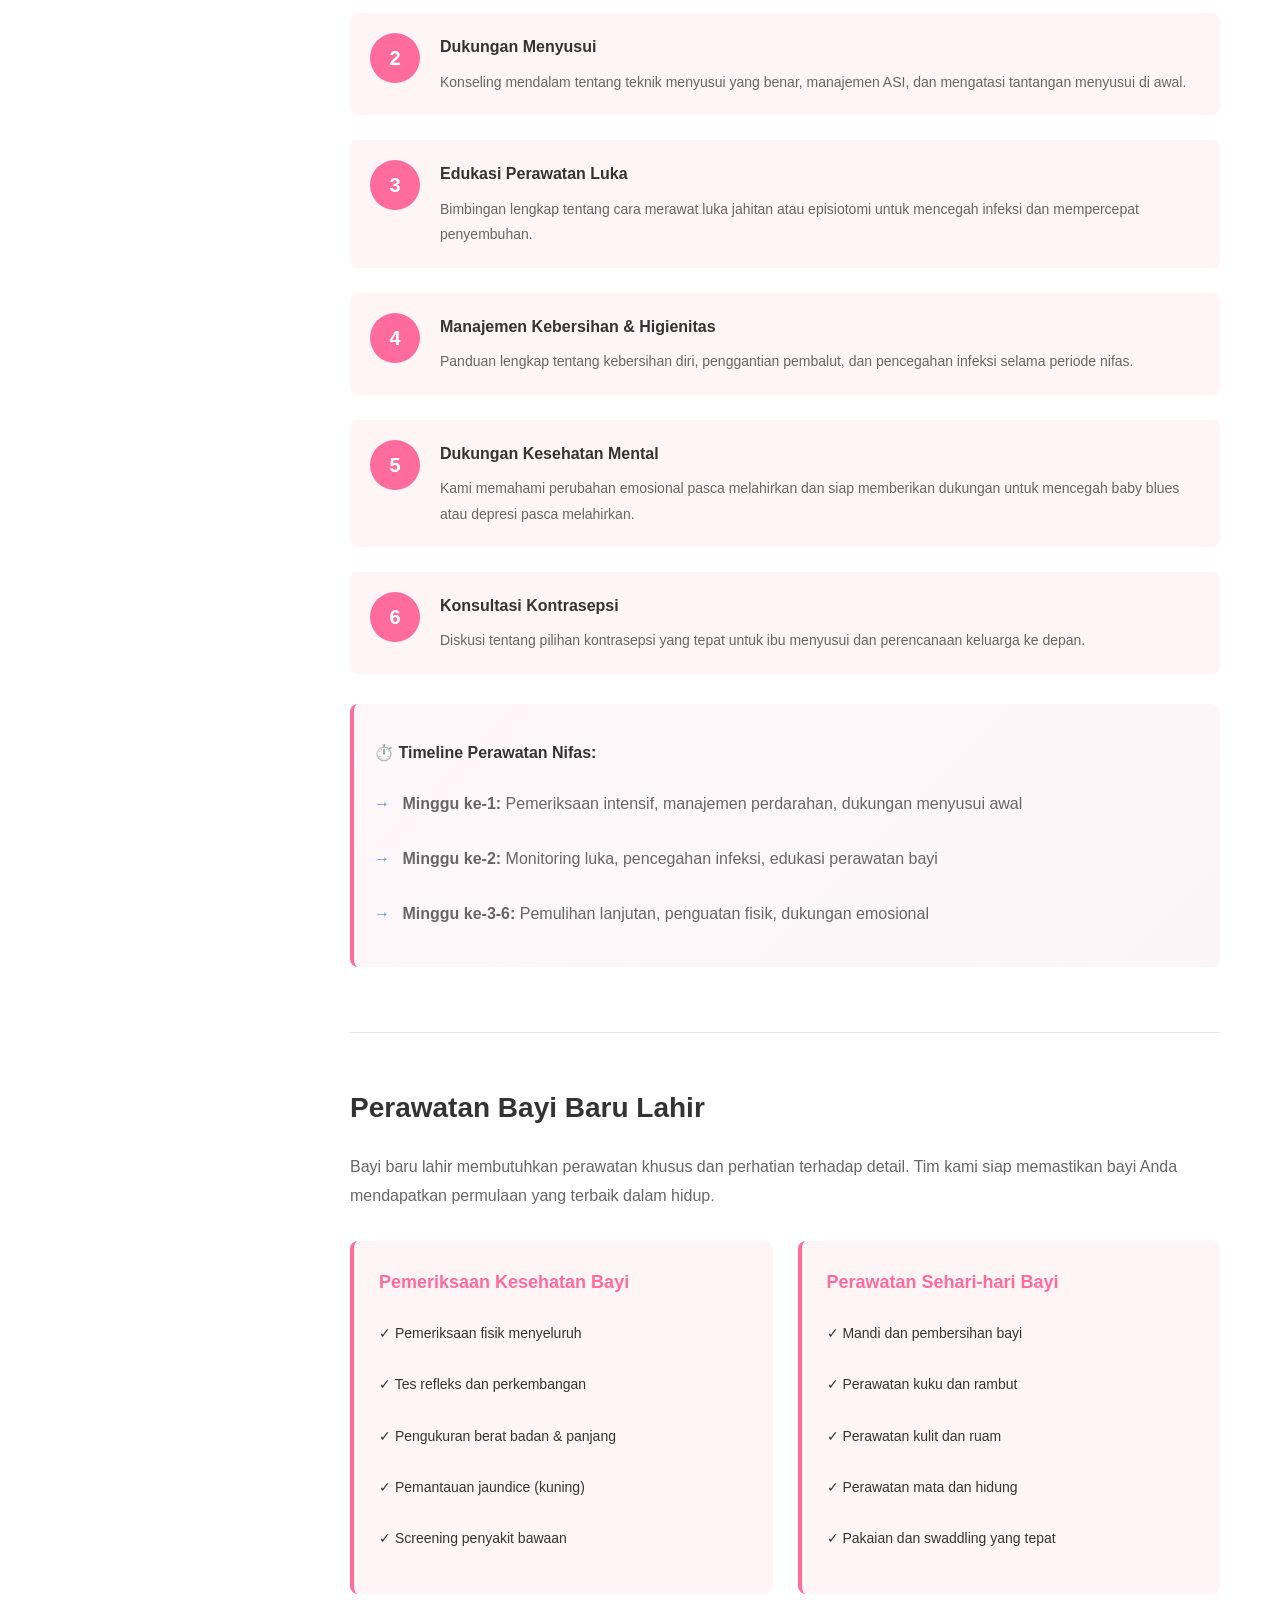
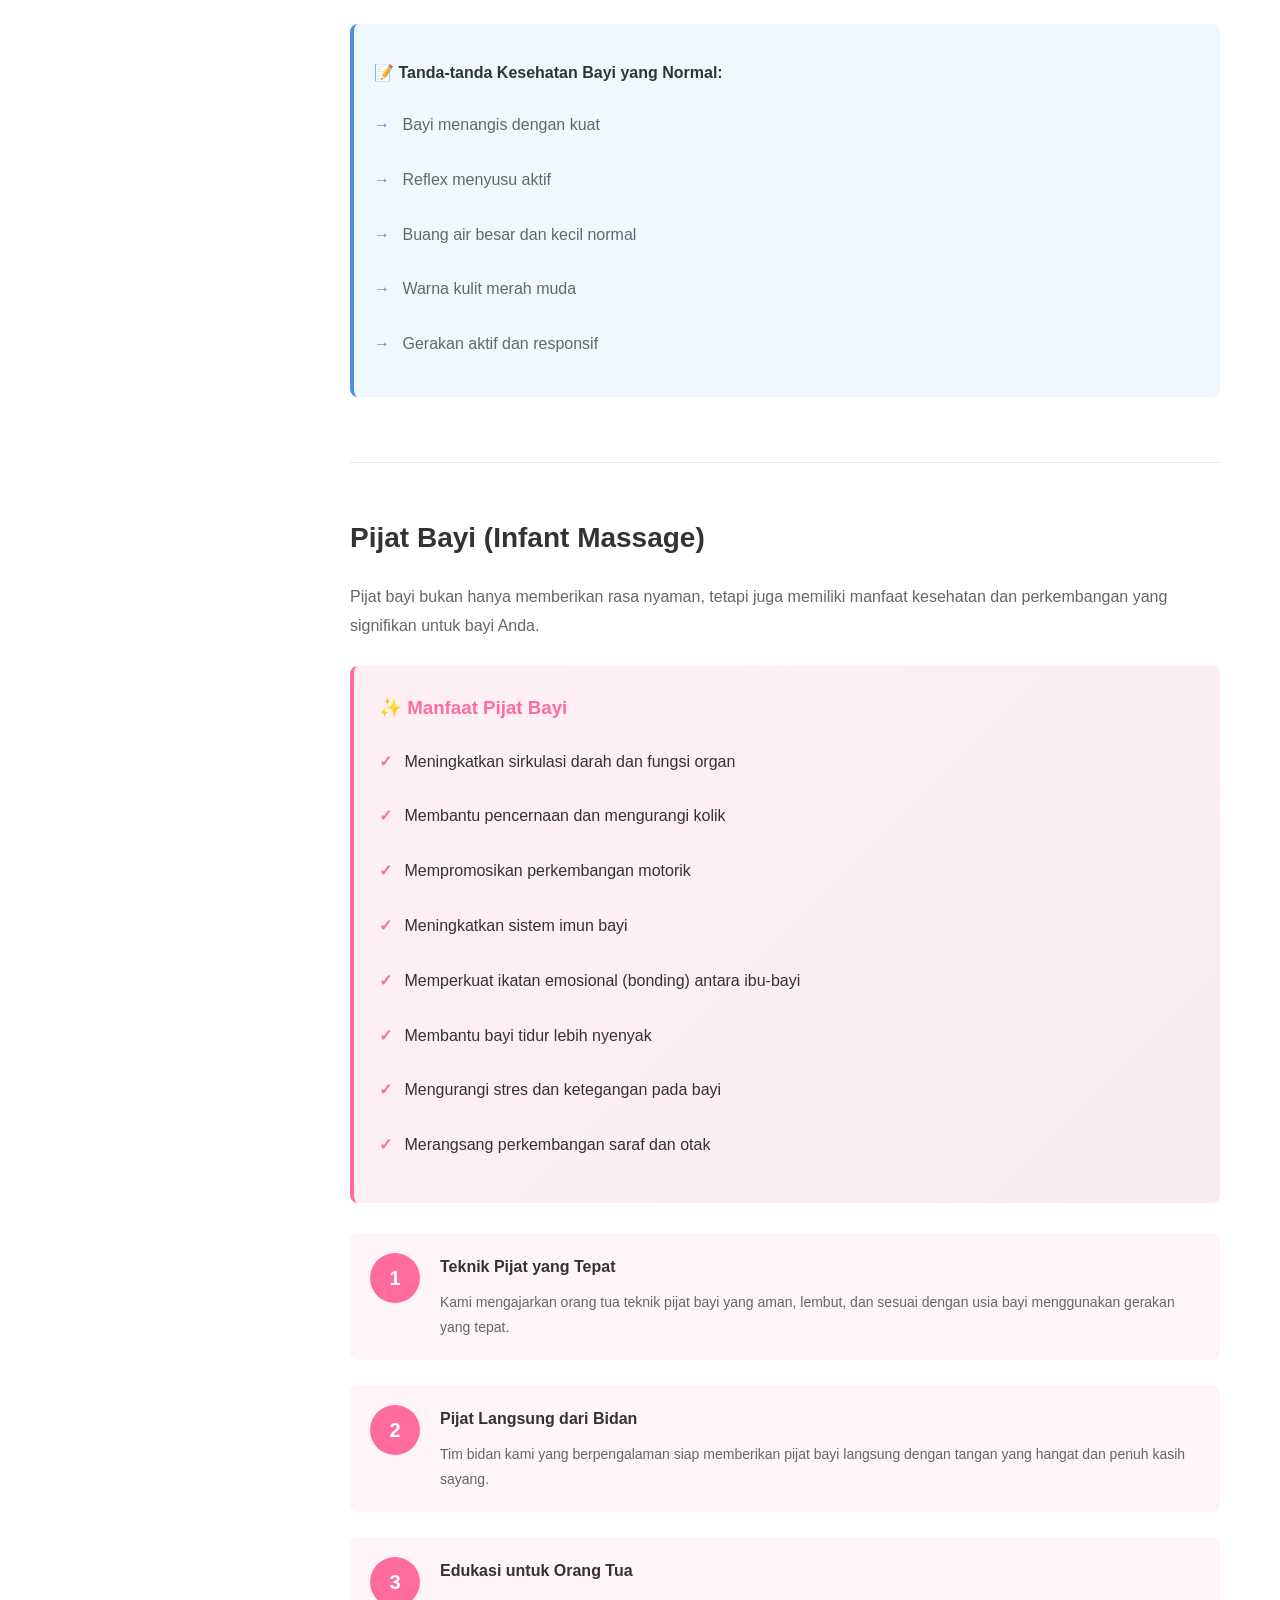
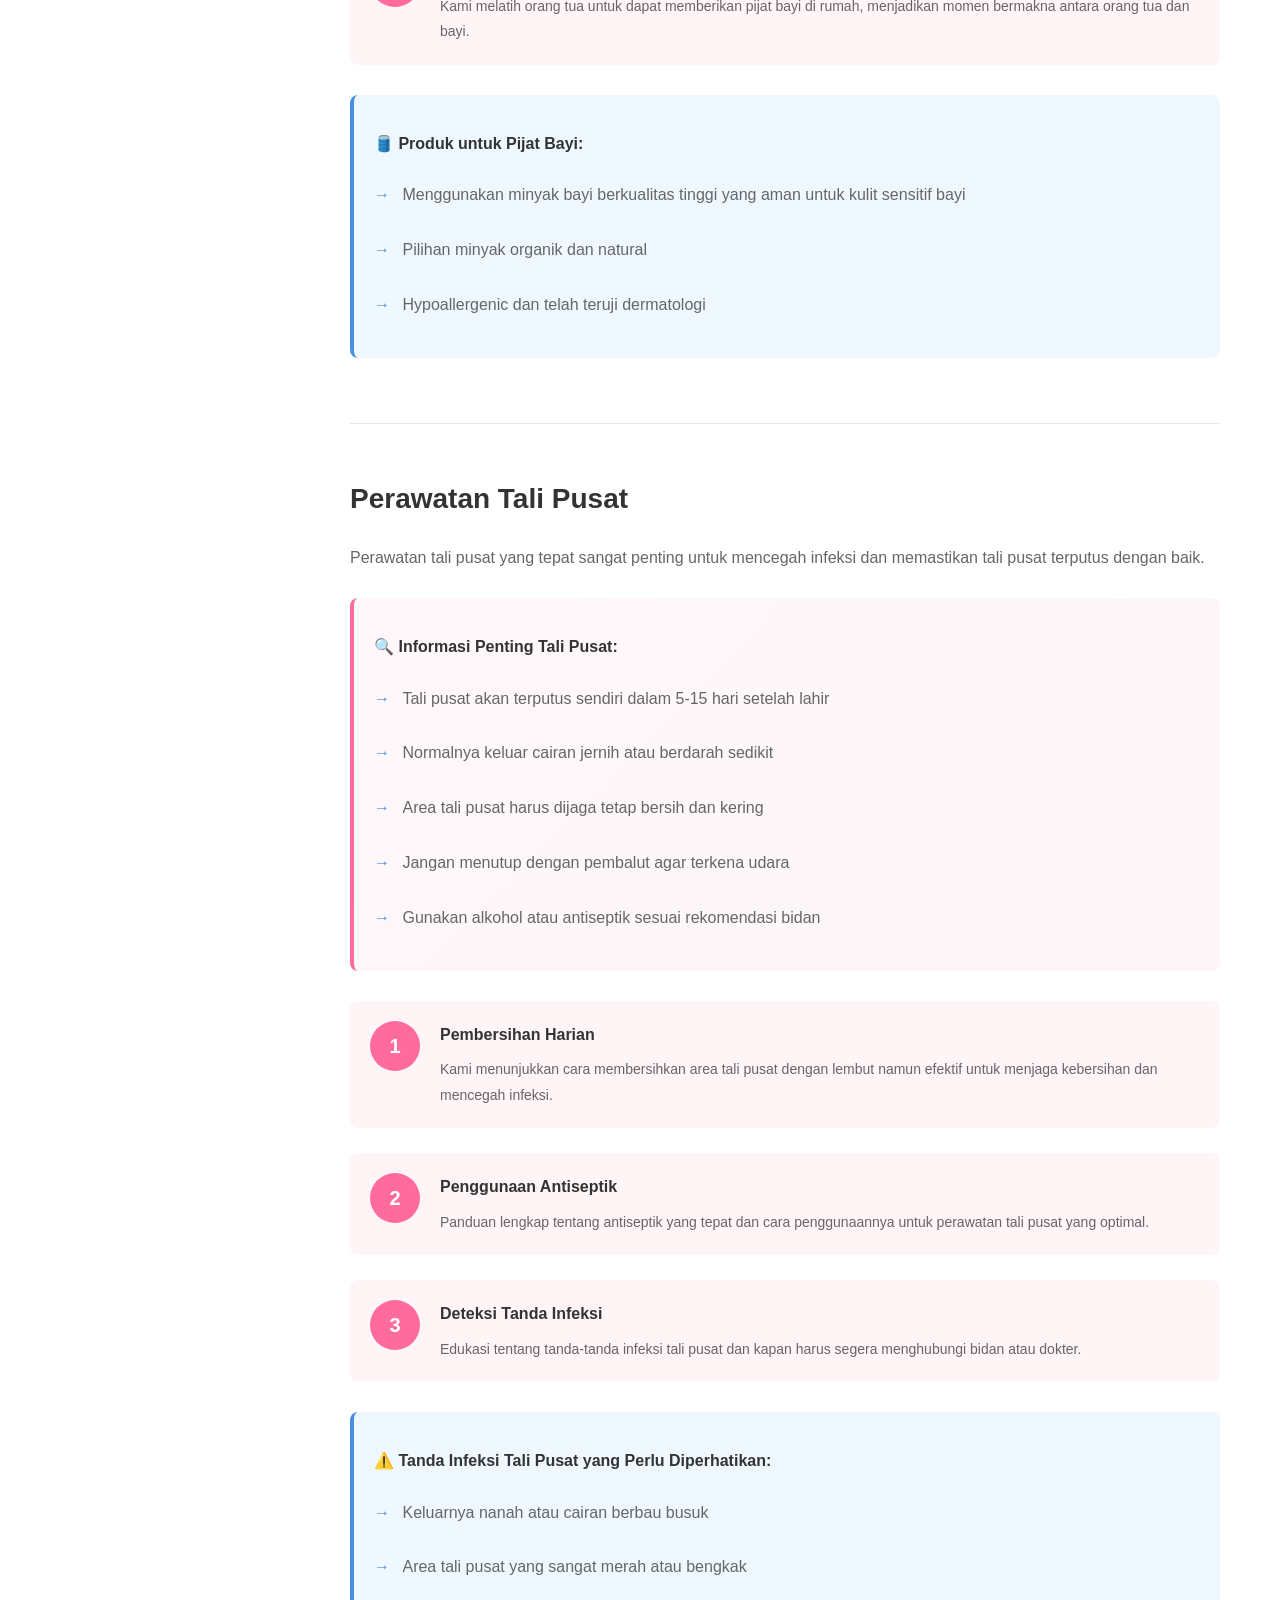
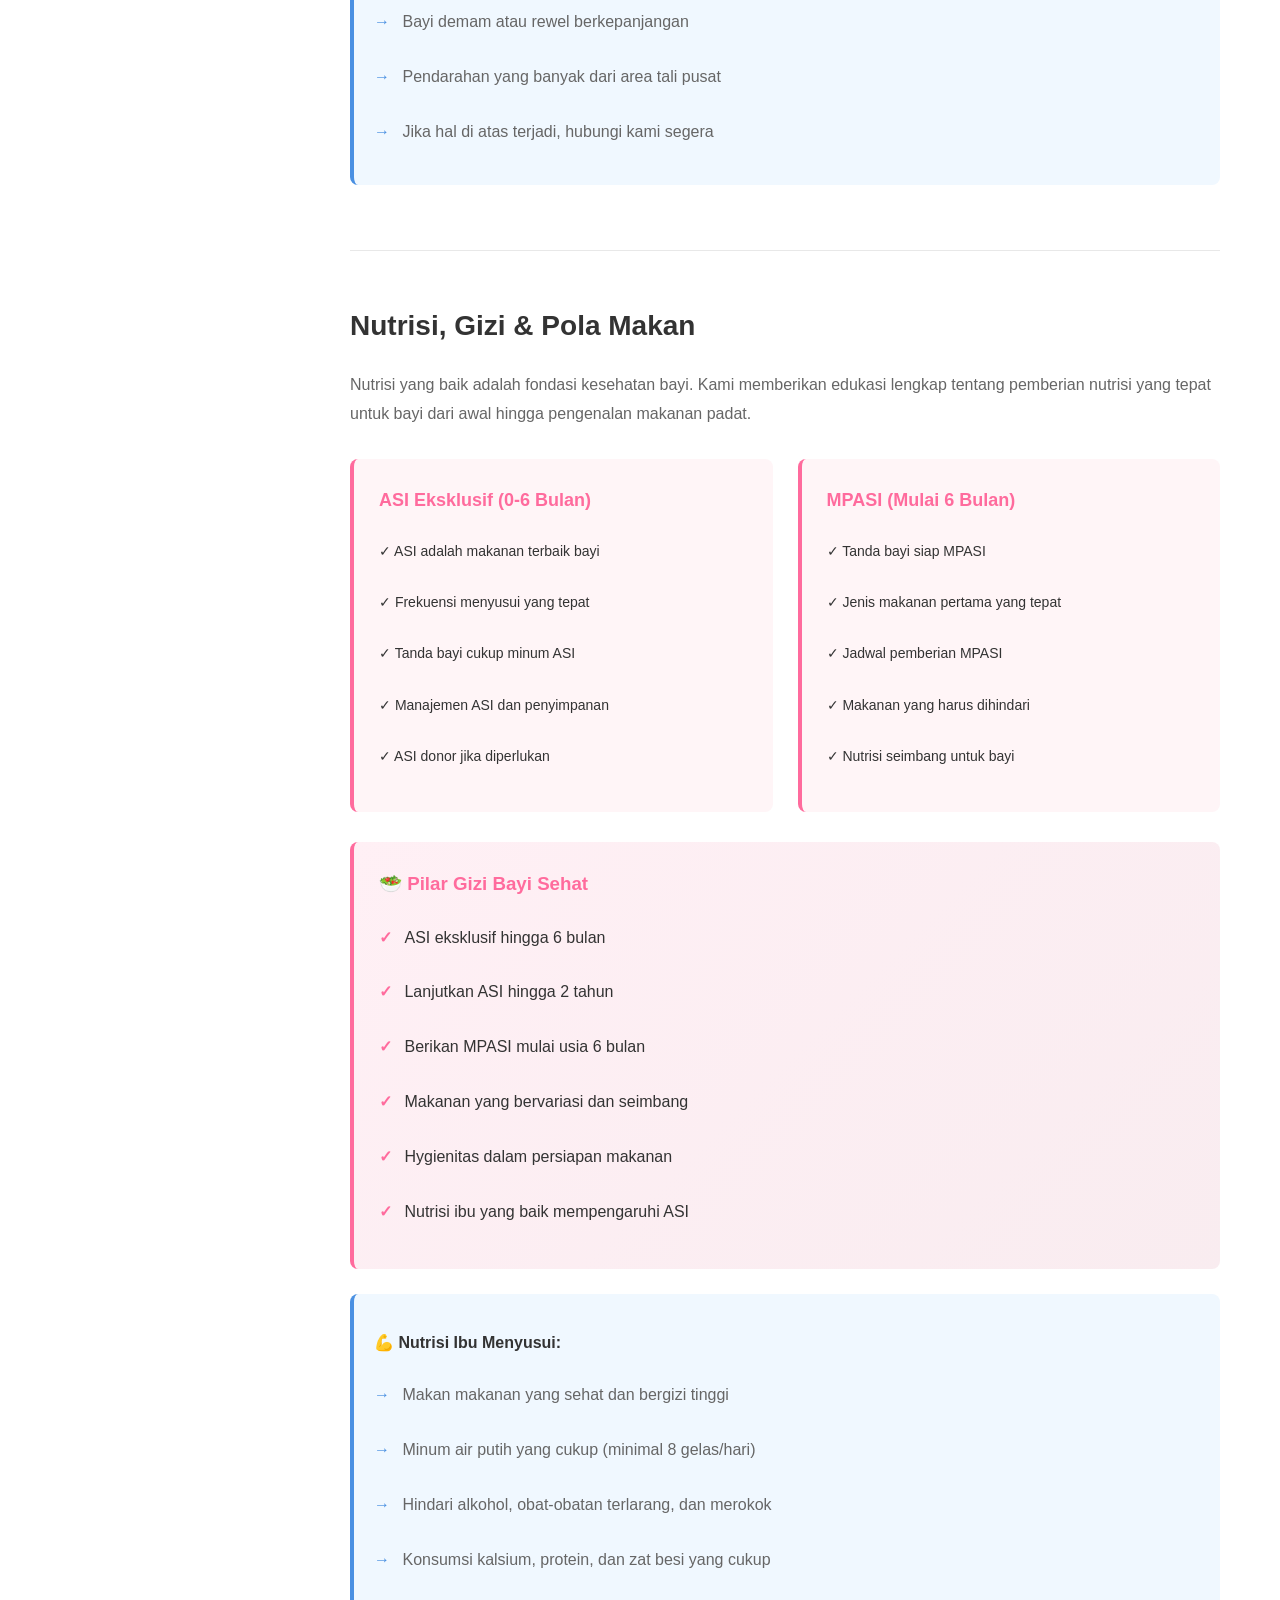
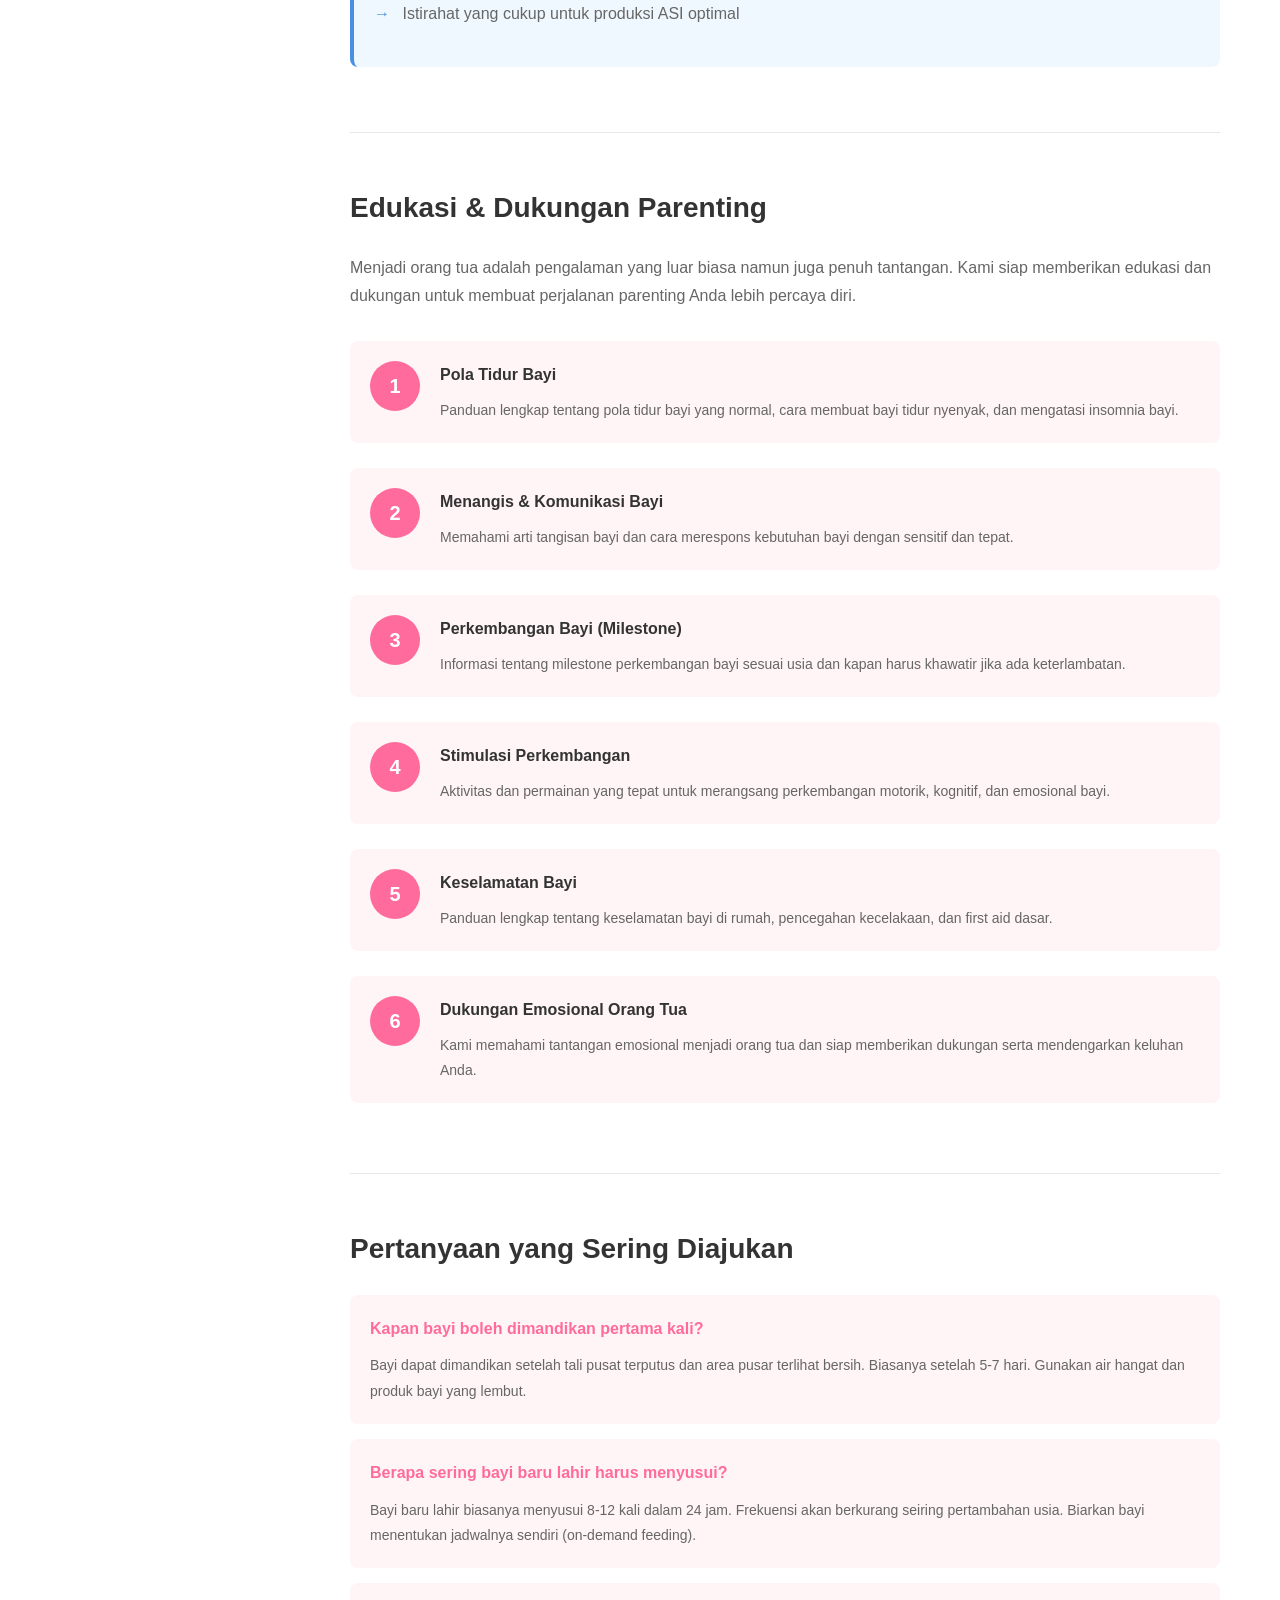
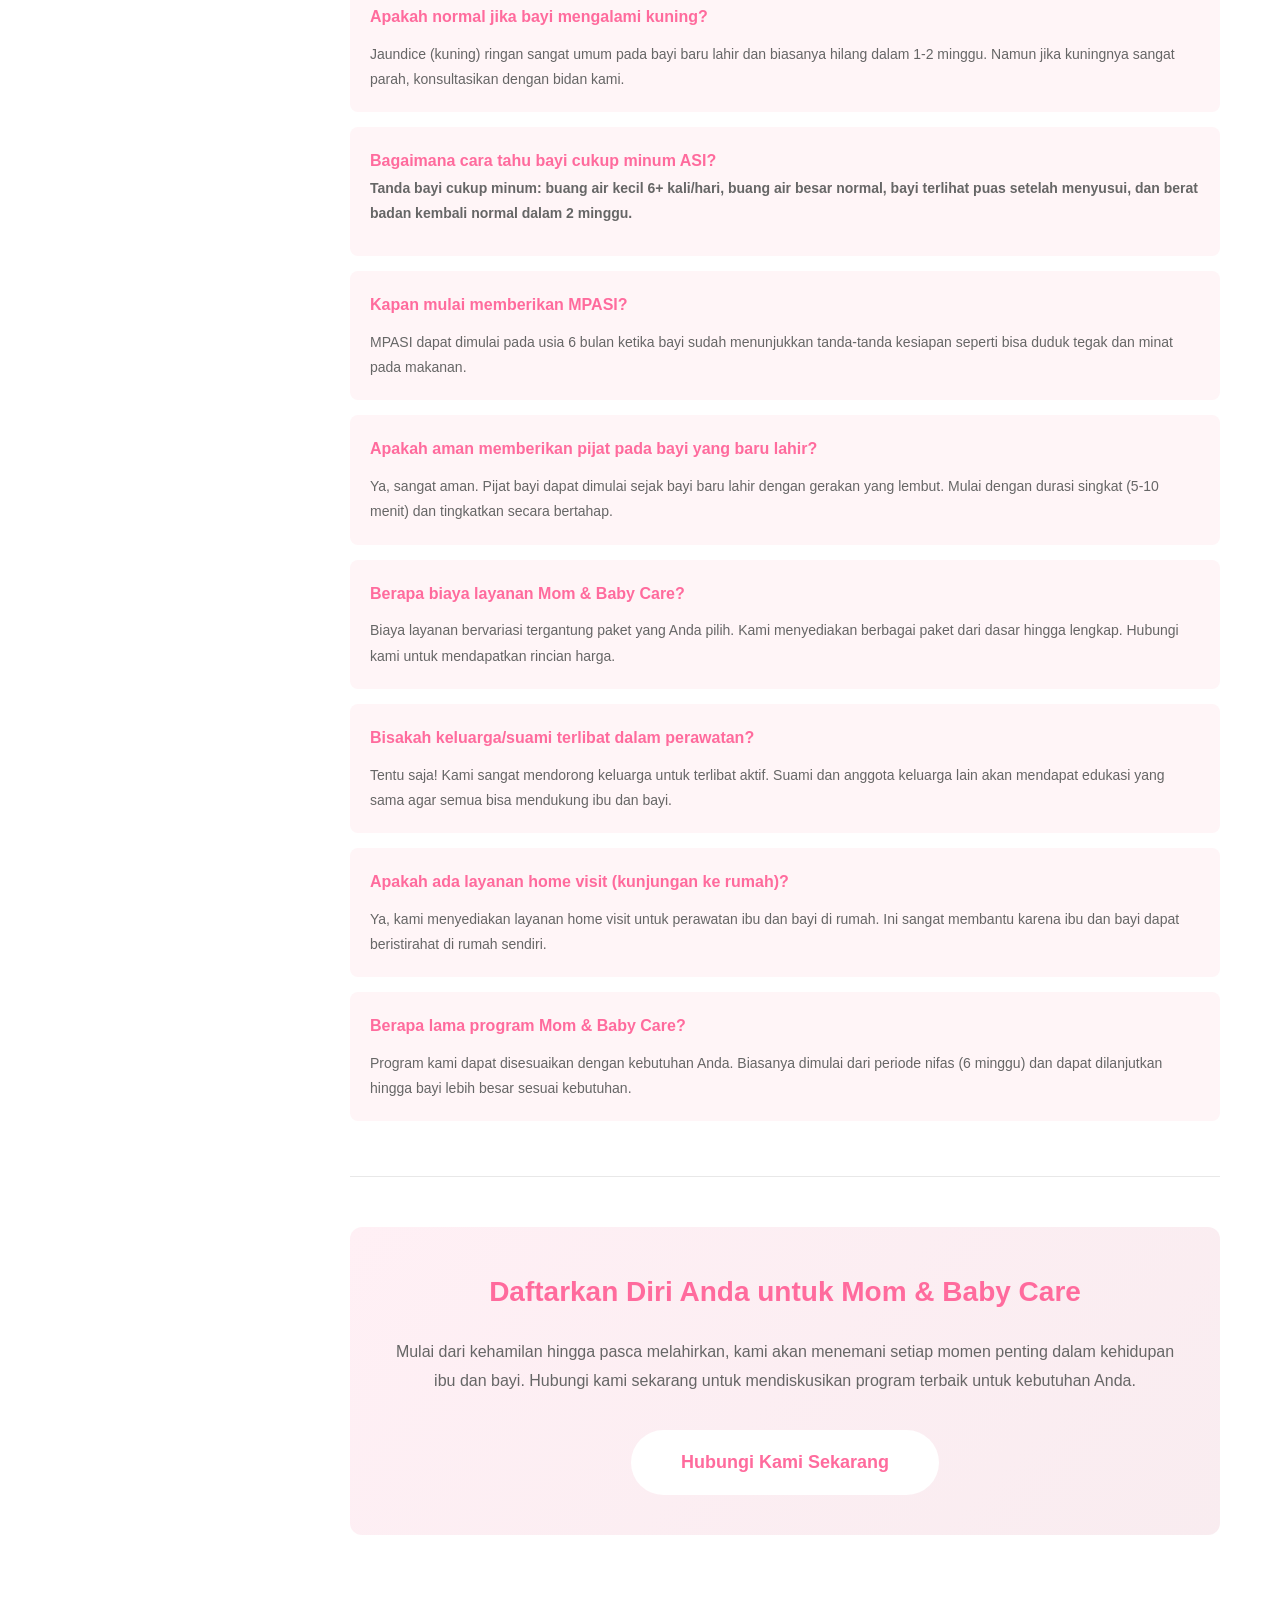
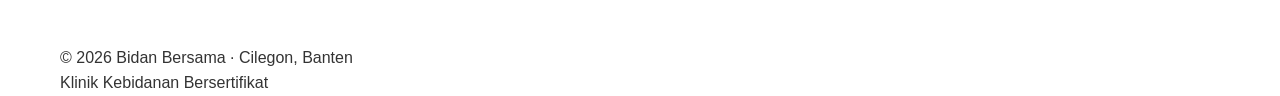
<file: mom-baby-care.html>
<!DOCTYPE html>
<html lang="id">
<head>
    <meta charset="UTF-8">
    <meta name="viewport" content="width=device-width, initial-scale=1.0">
    <title>Mom & Baby Care — Bidan Bersama</title>
    <link rel="stylesheet" href="styles.css">
</head>
<body>
    <!-- Navigation -->
    <nav class="navbar">
        <div class="container">
            <div class="nav-brand">
                <a href="index.html">Bidan Bersama</a>
            </div>
            <div class="nav-toggle" id="navToggle">
                <span></span>
                <span></span>
                <span></span>
            </div>
            <ul class="nav-menu" id="navMenu">
                <li><a href="index.html" class="nav-link">Beranda</a></li>
                <li><a href="index.html#services" class="nav-link">Layanan</a></li>
                <li><a href="#" class="nav-link">Spesialisasi</a>
                    <ul class="submenu">
                        <li><a href="melahirkan-menyusui.html">Melahirkan & Menyusui</a></li>
                        <li><a href="imunisasi.html">Imunisasi Bayi</a></li>
                        <li><a href="mom-baby-care.html">Mom & Baby Care</a></li>
                        <li><a href="prosedurtes.html">Prosedur & Tes</a></li>
                    </ul>
                </li>
                <li><a href="index.html#contact" class="nav-link">Kontak</a></li>
            </ul>
        </div>
    </nav>

    <!-- Breadcrumb -->
    <section class="breadcrumb-section">
        <div class="container">
            <a href="index.html">Beranda</a> / 
            <a href="index.html#services">Layanan</a> / 
            <span>Mom & Baby Care</span>
        </div>
    </section>

    <!-- Page Header -->
    <section class="page-header">
        <div class="container">
            <h1>Mom & Baby Care</h1>
            <p class="subtitle">Perawatan pasca melahirkan untuk ibu dan bayi yang optimal dan penuh kasih sayang</p>
        </div>
    </section>

    <!-- Main Content -->
    <section class="service-detail">
        <div class="container">
            <div class="detail-grid">
                <!-- Sidebar -->
                <aside class="sidebar">
                    <div class="sidebar-menu">
                        <h3>Dalam Halaman Ini</h3>
                        <ul>
                            <li><a href="#pendahuluan">Pendahuluan</a></li>
                            <li><a href="#perawatan-ibu">Perawatan Ibu</a></li>
                            <li><a href="#perawatan-bayi">Perawatan Bayi</a></li>
                            <li><a href="#pijat-bayi">Pijat Bayi</a></li>
                            <li><a href="#tali-pusat">Perawatan Tali Pusat</a></li>
                            <li><a href="#nutrisi">Nutrisi & Gizi</a></li>
                            <li><a href="#edukasi">Edukasi Parenting</a></li>
                            <li><a href="#faq">FAQ</a></li>
                        </ul>
                    </div>
                    <div class="sidebar-contact">
                        <h4>Konsultasi Gratis</h4>
                        <p>Hubungi kami untuk mendiskusikan kebutuhan bayi dan ibu</p>
                        <a href="https://wa.me/6281906271313" class="btn btn-primary" target="_blank">Chat WhatsApp</a>
                    </div>
                </aside>

                <!-- Main Content -->
                <main class="main-content">
                    <!-- Section 1: Pendahuluan -->
                    <section id="pendahuluan" class="content-section">
                        <h2>Perawatan Terpadu untuk Ibu dan Bayi</h2>
                        <p>Masa pasca melahirkan adalah periode kritis yang membutuhkan perhatian khusus baik untuk kesehatan ibu maupun bayi. Di Bidan Bersama, kami menyediakan layanan Mom & Baby Care yang komprehensif untuk memastikan ibu dan bayi mendapatkan perawatan terbaik.</p>
                        <p>Kami percaya bahwa ibu dan bayi adalah satu kesatuan yang harus dirawat dengan penuh kasih sayang dan profesionalisme. Tim kami siap memberikan dukungan penuh untuk menjadikan pengalaman pasca melahirkan Anda menyenangkan dan sehat.</p>

                        <div class="highlight-box">
                            <h3>💙 Layanan Mom & Baby Care Kami</h3>
                            <ul>
                                <li>Perawatan kesehatan ibu pasca melahirkan</li>
                                <li>Pemeriksaan kesehatan bayi baru lahir</li>
                                <li>Pijat bayi dan stimulasi perkembangan</li>
                                <li>Perawatan tali pusat yang aman</li>
                                <li>Edukasi pola asuh dan perawatan bayi</li>
                                <li>Konseling nutrisi dan menyusui</li>
                                <li>Dukungan psikologis ibu pasca melahirkan</li>
                            </ul>
                        </div>
                    </section>

                    <!-- Section 2: Perawatan Ibu -->
                    <section id="perawatan-ibu" class="content-section">
                        <h2>Perawatan Ibu Pasca Melahirkan</h2>
                        <p>Periode pasca melahirkan (nifas) adalah waktu penting di mana tubuh ibu mengalami banyak perubahan. Perawatan yang tepat akan membantu pemulihan yang optimal.</p>

                        <div class="feature-list">
                            <div class="feature-item">
                                <div class="feature-number">1</div>
                                <div class="feature-content">
                                    <h4>Pemeriksaan Kesehatan Rutin</h4>
                                    <p>Kami melakukan pemeriksaan berkala untuk memantau proses pemulihan tubuh, luka jahitan, dan tanda-tanda komplikasi pasca melahirkan.</p>
                                </div>
                            </div>
                            <div class="feature-item">
                                <div class="feature-number">2</div>
                                <div class="feature-content">
                                    <h4>Dukungan Menyusui</h4>
                                    <p>Konseling mendalam tentang teknik menyusui yang benar, manajemen ASI, dan mengatasi tantangan menyusui di awal.</p>
                                </div>
                            </div>
                            <div class="feature-item">
                                <div class="feature-number">3</div>
                                <div class="feature-content">
                                    <h4>Edukasi Perawatan Luka</h4>
                                    <p>Bimbingan lengkap tentang cara merawat luka jahitan atau episiotomi untuk mencegah infeksi dan mempercepat penyembuhan.</p>
                                </div>
                            </div>
                            <div class="feature-item">
                                <div class="feature-number">4</div>
                                <div class="feature-content">
                                    <h4>Manajemen Kebersihan & Higienitas</h4>
                                    <p>Panduan lengkap tentang kebersihan diri, penggantian pembalut, dan pencegahan infeksi selama periode nifas.</p>
                                </div>
                            </div>
                            <div class="feature-item">
                                <div class="feature-number">5</div>
                                <div class="feature-content">
                                    <h4>Dukungan Kesehatan Mental</h4>
                                    <p>Kami memahami perubahan emosional pasca melahirkan dan siap memberikan dukungan untuk mencegah baby blues atau depresi pasca melahirkan.</p>
                                </div>
                            </div>
                            <div class="feature-item">
                                <div class="feature-number">6</div>
                                <div class="feature-content">
                                    <h4>Konsultasi Kontrasepsi</h4>
                                    <p>Diskusi tentang pilihan kontrasepsi yang tepat untuk ibu menyusui dan perencanaan keluarga ke depan.</p>
                                </div>
                            </div>
                        </div>

                        <div class="info-box highlight">
                            <h4>⏱️ Timeline Perawatan Nifas:</h4>
                            <ul>
                                <li><strong>Minggu ke-1:</strong> Pemeriksaan intensif, manajemen perdarahan, dukungan menyusui awal</li>
                                <li><strong>Minggu ke-2:</strong> Monitoring luka, pencegahan infeksi, edukasi perawatan bayi</li>
                                <li><strong>Minggu ke-3-6:</strong> Pemulihan lanjutan, penguatan fisik, dukungan emosional</li>
                            </ul>
                        </div>
                    </section>

                    <!-- Section 3: Perawatan Bayi -->
                    <section id="perawatan-bayi" class="content-section">
                        <h2>Perawatan Bayi Baru Lahir</h2>
                        <p>Bayi baru lahir membutuhkan perawatan khusus dan perhatian terhadap detail. Tim kami siap memastikan bayi Anda mendapatkan permulaan yang terbaik dalam hidup.</p>

                        <div class="services-comparison">
                            <div class="comparison-card">
                                <h4>Pemeriksaan Kesehatan Bayi</h4>
                                <ul>
                                    <li>✓ Pemeriksaan fisik menyeluruh</li>
                                    <li>✓ Tes refleks dan perkembangan</li>
                                    <li>✓ Pengukuran berat badan & panjang</li>
                                    <li>✓ Pemantauan jaundice (kuning)</li>
                                    <li>✓ Screening penyakit bawaan</li>
                                </ul>
                            </div>
                            <div class="comparison-card">
                                <h4>Perawatan Sehari-hari Bayi</h4>
                                <ul>
                                    <li>✓ Mandi dan pembersihan bayi</li>
                                    <li>✓ Perawatan kuku dan rambut</li>
                                    <li>✓ Perawatan kulit dan ruam</li>
                                    <li>✓ Perawatan mata dan hidung</li>
                                    <li>✓ Pakaian dan swaddling yang tepat</li>
                                </ul>
                            </div>
                        </div>

                        <div class="info-box">
                            <h4>📝 Tanda-tanda Kesehatan Bayi yang Normal:</h4>
                            <ul>
                                <li>Bayi menangis dengan kuat</li>
                                <li>Reflex menyusu aktif</li>
                                <li>Buang air besar dan kecil normal</li>
                                <li>Warna kulit merah muda</li>
                                <li>Gerakan aktif dan responsif</li>
                            </ul>
                        </div>
                    </section>

                    <!-- Section 4: Pijat Bayi -->
                    <section id="pijat-bayi" class="content-section">
                        <h2>Pijat Bayi (Infant Massage)</h2>
                        <p>Pijat bayi bukan hanya memberikan rasa nyaman, tetapi juga memiliki manfaat kesehatan dan perkembangan yang signifikan untuk bayi Anda.</p>

                        <div class="highlight-box">
                            <h3>✨ Manfaat Pijat Bayi</h3>
                            <ul>
                                <li>Meningkatkan sirkulasi darah dan fungsi organ</li>
                                <li>Membantu pencernaan dan mengurangi kolik</li>
                                <li>Mempromosikan perkembangan motorik</li>
                                <li>Meningkatkan sistem imun bayi</li>
                                <li>Memperkuat ikatan emosional (bonding) antara ibu-bayi</li>
                                <li>Membantu bayi tidur lebih nyenyak</li>
                                <li>Mengurangi stres dan ketegangan pada bayi</li>
                                <li>Merangsang perkembangan saraf dan otak</li>
                            </ul>
                        </div>

                        <div class="feature-list">
                            <div class="feature-item">
                                <div class="feature-number">1</div>
                                <div class="feature-content">
                                    <h4>Teknik Pijat yang Tepat</h4>
                                    <p>Kami mengajarkan orang tua teknik pijat bayi yang aman, lembut, dan sesuai dengan usia bayi menggunakan gerakan yang tepat.</p>
                                </div>
                            </div>
                            <div class="feature-item">
                                <div class="feature-number">2</div>
                                <div class="feature-content">
                                    <h4>Pijat Langsung dari Bidan</h4>
                                    <p>Tim bidan kami yang berpengalaman siap memberikan pijat bayi langsung dengan tangan yang hangat dan penuh kasih sayang.</p>
                                </div>
                            </div>
                            <div class="feature-item">
                                <div class="feature-number">3</div>
                                <div class="feature-content">
                                    <h4>Edukasi untuk Orang Tua</h4>
                                    <p>Kami melatih orang tua untuk dapat memberikan pijat bayi di rumah, menjadikan momen bermakna antara orang tua dan bayi.</p>
                                </div>
                            </div>
                        </div>

                        <div class="info-box">
                            <h4>🛢️ Produk untuk Pijat Bayi:</h4>
                            <ul>
                                <li>Menggunakan minyak bayi berkualitas tinggi yang aman untuk kulit sensitif bayi</li>
                                <li>Pilihan minyak organik dan natural</li>
                                <li>Hypoallergenic dan telah teruji dermatologi</li>
                            </ul>
                        </div>
                    </section>

                    <!-- Section 5: Tali Pusat -->
                    <section id="tali-pusat" class="content-section">
                        <h2>Perawatan Tali Pusat</h2>
                        <p>Perawatan tali pusat yang tepat sangat penting untuk mencegah infeksi dan memastikan tali pusat terputus dengan baik.</p>

                        <div class="info-box highlight">
                            <h4>🔍 Informasi Penting Tali Pusat:</h4>
                            <ul>
                                <li>Tali pusat akan terputus sendiri dalam 5-15 hari setelah lahir</li>
                                <li>Normalnya keluar cairan jernih atau berdarah sedikit</li>
                                <li>Area tali pusat harus dijaga tetap bersih dan kering</li>
                                <li>Jangan menutup dengan pembalut agar terkena udara</li>
                                <li>Gunakan alkohol atau antiseptik sesuai rekomendasi bidan</li>
                            </ul>
                        </div>

                        <div class="feature-list">
                            <div class="feature-item">
                                <div class="feature-number">1</div>
                                <div class="feature-content">
                                    <h4>Pembersihan Harian</h4>
                                    <p>Kami menunjukkan cara membersihkan area tali pusat dengan lembut namun efektif untuk menjaga kebersihan dan mencegah infeksi.</p>
                                </div>
                            </div>
                            <div class="feature-item">
                                <div class="feature-number">2</div>
                                <div class="feature-content">
                                    <h4>Penggunaan Antiseptik</h4>
                                    <p>Panduan lengkap tentang antiseptik yang tepat dan cara penggunaannya untuk perawatan tali pusat yang optimal.</p>
                                </div>
                            </div>
                            <div class="feature-item">
                                <div class="feature-number">3</div>
                                <div class="feature-content">
                                    <h4>Deteksi Tanda Infeksi</h4>
                                    <p>Edukasi tentang tanda-tanda infeksi tali pusat dan kapan harus segera menghubungi bidan atau dokter.</p>
                                </div>
                            </div>
                        </div>

                        <div class="info-box">
                            <h4>⚠️ Tanda Infeksi Tali Pusat yang Perlu Diperhatikan:</h4>
                            <ul>
                                <li>Keluarnya nanah atau cairan berbau busuk</li>
                                <li>Area tali pusat yang sangat merah atau bengkak</li>
                                <li>Bayi demam atau rewel berkepanjangan</li>
                                <li>Pendarahan yang banyak dari area tali pusat</li>
                                <li>Jika hal di atas terjadi, hubungi kami segera</li>
                            </ul>
                        </div>
                    </section>

                    <!-- Section 6: Nutrisi -->
                    <section id="nutrisi" class="content-section">
                        <h2>Nutrisi, Gizi & Pola Makan</h2>
                        <p>Nutrisi yang baik adalah fondasi kesehatan bayi. Kami memberikan edukasi lengkap tentang pemberian nutrisi yang tepat untuk bayi dari awal hingga pengenalan makanan padat.</p>

                        <div class="services-comparison">
                            <div class="comparison-card">
                                <h4>ASI Eksklusif (0-6 Bulan)</h4>
                                <ul>
                                    <li>✓ ASI adalah makanan terbaik bayi</li>
                                    <li>✓ Frekuensi menyusui yang tepat</li>
                                    <li>✓ Tanda bayi cukup minum ASI</li>
                                    <li>✓ Manajemen ASI dan penyimpanan</li>
                                    <li>✓ ASI donor jika diperlukan</li>
                                </ul>
                            </div>
                            <div class="comparison-card">
                                <h4>MPASI (Mulai 6 Bulan)</h4>
                                <ul>
                                    <li>✓ Tanda bayi siap MPASI</li>
                                    <li>✓ Jenis makanan pertama yang tepat</li>
                                    <li>✓ Jadwal pemberian MPASI</li>
                                    <li>✓ Makanan yang harus dihindari</li>
                                    <li>✓ Nutrisi seimbang untuk bayi</li>
                                </ul>
                            </div>
                        </div>

                        <div class="highlight-box">
                            <h3>🥗 Pilar Gizi Bayi Sehat</h3>
                            <ul>
                                <li>ASI eksklusif hingga 6 bulan</li>
                                <li>Lanjutkan ASI hingga 2 tahun</li>
                                <li>Berikan MPASI mulai usia 6 bulan</li>
                                <li>Makanan yang bervariasi dan seimbang</li>
                                <li>Hygienitas dalam persiapan makanan</li>
                                <li>Nutrisi ibu yang baik mempengaruhi ASI</li>
                            </ul>
                        </div>

                        <div class="info-box">
                            <h4>💪 Nutrisi Ibu Menyusui:</h4>
                            <ul>
                                <li>Makan makanan yang sehat dan bergizi tinggi</li>
                                <li>Minum air putih yang cukup (minimal 8 gelas/hari)</li>
                                <li>Hindari alkohol, obat-obatan terlarang, dan merokok</li>
                                <li>Konsumsi kalsium, protein, dan zat besi yang cukup</li>
                                <li>Istirahat yang cukup untuk produksi ASI optimal</li>
                            </ul>
                        </div>
                    </section>

                    <!-- Section 7: Edukasi Parenting -->
                    <section id="edukasi" class="content-section">
                        <h2>Edukasi & Dukungan Parenting</h2>
                        <p>Menjadi orang tua adalah pengalaman yang luar biasa namun juga penuh tantangan. Kami siap memberikan edukasi dan dukungan untuk membuat perjalanan parenting Anda lebih percaya diri.</p>

                        <div class="feature-list">
                            <div class="feature-item">
                                <div class="feature-number">1</div>
                                <div class="feature-content">
                                    <h4>Pola Tidur Bayi</h4>
                                    <p>Panduan lengkap tentang pola tidur bayi yang normal, cara membuat bayi tidur nyenyak, dan mengatasi insomnia bayi.</p>
                                </div>
                            </div>
                            <div class="feature-item">
                                <div class="feature-number">2</div>
                                <div class="feature-content">
                                    <h4>Menangis & Komunikasi Bayi</h4>
                                    <p>Memahami arti tangisan bayi dan cara merespons kebutuhan bayi dengan sensitif dan tepat.</p>
                                </div>
                            </div>
                            <div class="feature-item">
                                <div class="feature-number">3</div>
                                <div class="feature-content">
                                    <h4>Perkembangan Bayi (Milestone)</h4>
                                    <p>Informasi tentang milestone perkembangan bayi sesuai usia dan kapan harus khawatir jika ada keterlambatan.</p>
                                </div>
                            </div>
                            <div class="feature-item">
                                <div class="feature-number">4</div>
                                <div class="feature-content">
                                    <h4>Stimulasi Perkembangan</h4>
                                    <p>Aktivitas dan permainan yang tepat untuk merangsang perkembangan motorik, kognitif, dan emosional bayi.</p>
                                </div>
                            </div>
                            <div class="feature-item">
                                <div class="feature-number">5</div>
                                <div class="feature-content">
                                    <h4>Keselamatan Bayi</h4>
                                    <p>Panduan lengkap tentang keselamatan bayi di rumah, pencegahan kecelakaan, dan first aid dasar.</p>
                                </div>
                            </div>
                            <div class="feature-item">
                                <div class="feature-number">6</div>
                                <div class="feature-content">
                                    <h4>Dukungan Emosional Orang Tua</h4>
                                    <p>Kami memahami tantangan emosional menjadi orang tua dan siap memberikan dukungan serta mendengarkan keluhan Anda.</p>
                                </div>
                            </div>
                        </div>
                    </section>

                    <!-- Section 8: FAQ -->
                    <section id="faq" class="content-section">
                        <h2>Pertanyaan yang Sering Diajukan</h2>
                        
                        <div class="faq-item">
                            <h4>Kapan bayi boleh dimandikan pertama kali?</h4>
                            <p>Bayi dapat dimandikan setelah tali pusat terputus dan area pusar terlihat bersih. Biasanya setelah 5-7 hari. Gunakan air hangat dan produk bayi yang lembut.</p>
                        </div>

                        <div class="faq-item">
                            <h4>Berapa sering bayi baru lahir harus menyusui?</h4>
                            <p>Bayi baru lahir biasanya menyusui 8-12 kali dalam 24 jam. Frekuensi akan berkurang seiring pertambahan usia. Biarkan bayi menentukan jadwalnya sendiri (on-demand feeding).</p>
                        </div>

                        <div class="faq-item">
                            <h4>Apakah normal jika bayi mengalami kuning?</h4>
                            <p>Jaundice (kuning) ringan sangat umum pada bayi baru lahir dan biasanya hilang dalam 1-2 minggu. Namun jika kuningnya sangat parah, konsultasikan dengan bidan kami.</p>
                        </div>

                        <div class="faq-item">
                            <h4>Bagaimana cara tahu bayi cukup minum ASI?</h>
                            <p>Tanda bayi cukup minum: buang air kecil 6+ kali/hari, buang air besar normal, bayi terlihat puas setelah menyusui, dan berat badan kembali normal dalam 2 minggu.</p>
                        </div>

                        <div class="faq-item">
                            <h4>Kapan mulai memberikan MPASI?</h4>
                            <p>MPASI dapat dimulai pada usia 6 bulan ketika bayi sudah menunjukkan tanda-tanda kesiapan seperti bisa duduk tegak dan minat pada makanan.</p>
                        </div>

                        <div class="faq-item">
                            <h4>Apakah aman memberikan pijat pada bayi yang baru lahir?</h4>
                            <p>Ya, sangat aman. Pijat bayi dapat dimulai sejak bayi baru lahir dengan gerakan yang lembut. Mulai dengan durasi singkat (5-10 menit) dan tingkatkan secara bertahap.</p>
                        </div>

                        <div class="faq-item">
                            <h4>Berapa biaya layanan Mom & Baby Care?</h4>
                            <p>Biaya layanan bervariasi tergantung paket yang Anda pilih. Kami menyediakan berbagai paket dari dasar hingga lengkap. Hubungi kami untuk mendapatkan rincian harga.</p>
                        </div>

                        <div class="faq-item">
                            <h4>Bisakah keluarga/suami terlibat dalam perawatan?</h4>
                            <p>Tentu saja! Kami sangat mendorong keluarga untuk terlibat aktif. Suami dan anggota keluarga lain akan mendapat edukasi yang sama agar semua bisa mendukung ibu dan bayi.</p>
                        </div>

                        <div class="faq-item">
                            <h4>Apakah ada layanan home visit (kunjungan ke rumah)?</h4>
                            <p>Ya, kami menyediakan layanan home visit untuk perawatan ibu dan bayi di rumah. Ini sangat membantu karena ibu dan bayi dapat beristirahat di rumah sendiri.</p>
                        </div>

                        <div class="faq-item">
                            <h4>Berapa lama program Mom & Baby Care?</h4>
                            <p>Program kami dapat disesuaikan dengan kebutuhan Anda. Biasanya dimulai dari periode nifas (6 minggu) dan dapat dilanjutkan hingga bayi lebih besar sesuai kebutuhan.</p>
                        </div>
                    </section>

                    <!-- CTA Section -->
                    <section class="content-section cta-section">
                        <h2>Daftarkan Diri Anda untuk Mom & Baby Care</h2>
                        <p>Mulai dari kehamilan hingga pasca melahirkan, kami akan menemani setiap momen penting dalam kehidupan ibu dan bayi. Hubungi kami sekarang untuk mendiskusikan program terbaik untuk kebutuhan Anda.</p>
                        <a href="https://wa.me/6281906271313" class="btn btn-primary btn-large" target="_blank">Hubungi Kami Sekarang</a>
                    </section>
                </main>
            </div>
        </div>
    </section>

    <!-- Footer -->
    <footer class="footer">
        <div class="container">
            <p>&copy; 2026 Bidan Bersama · Cilegon, Banten</p>
            <p class="footer-secondary">Klinik Kebidanan Bersertifikat</p>
        </div>
    </footer>

    <script src="script.js"></script>
</body>
</html>
</file>
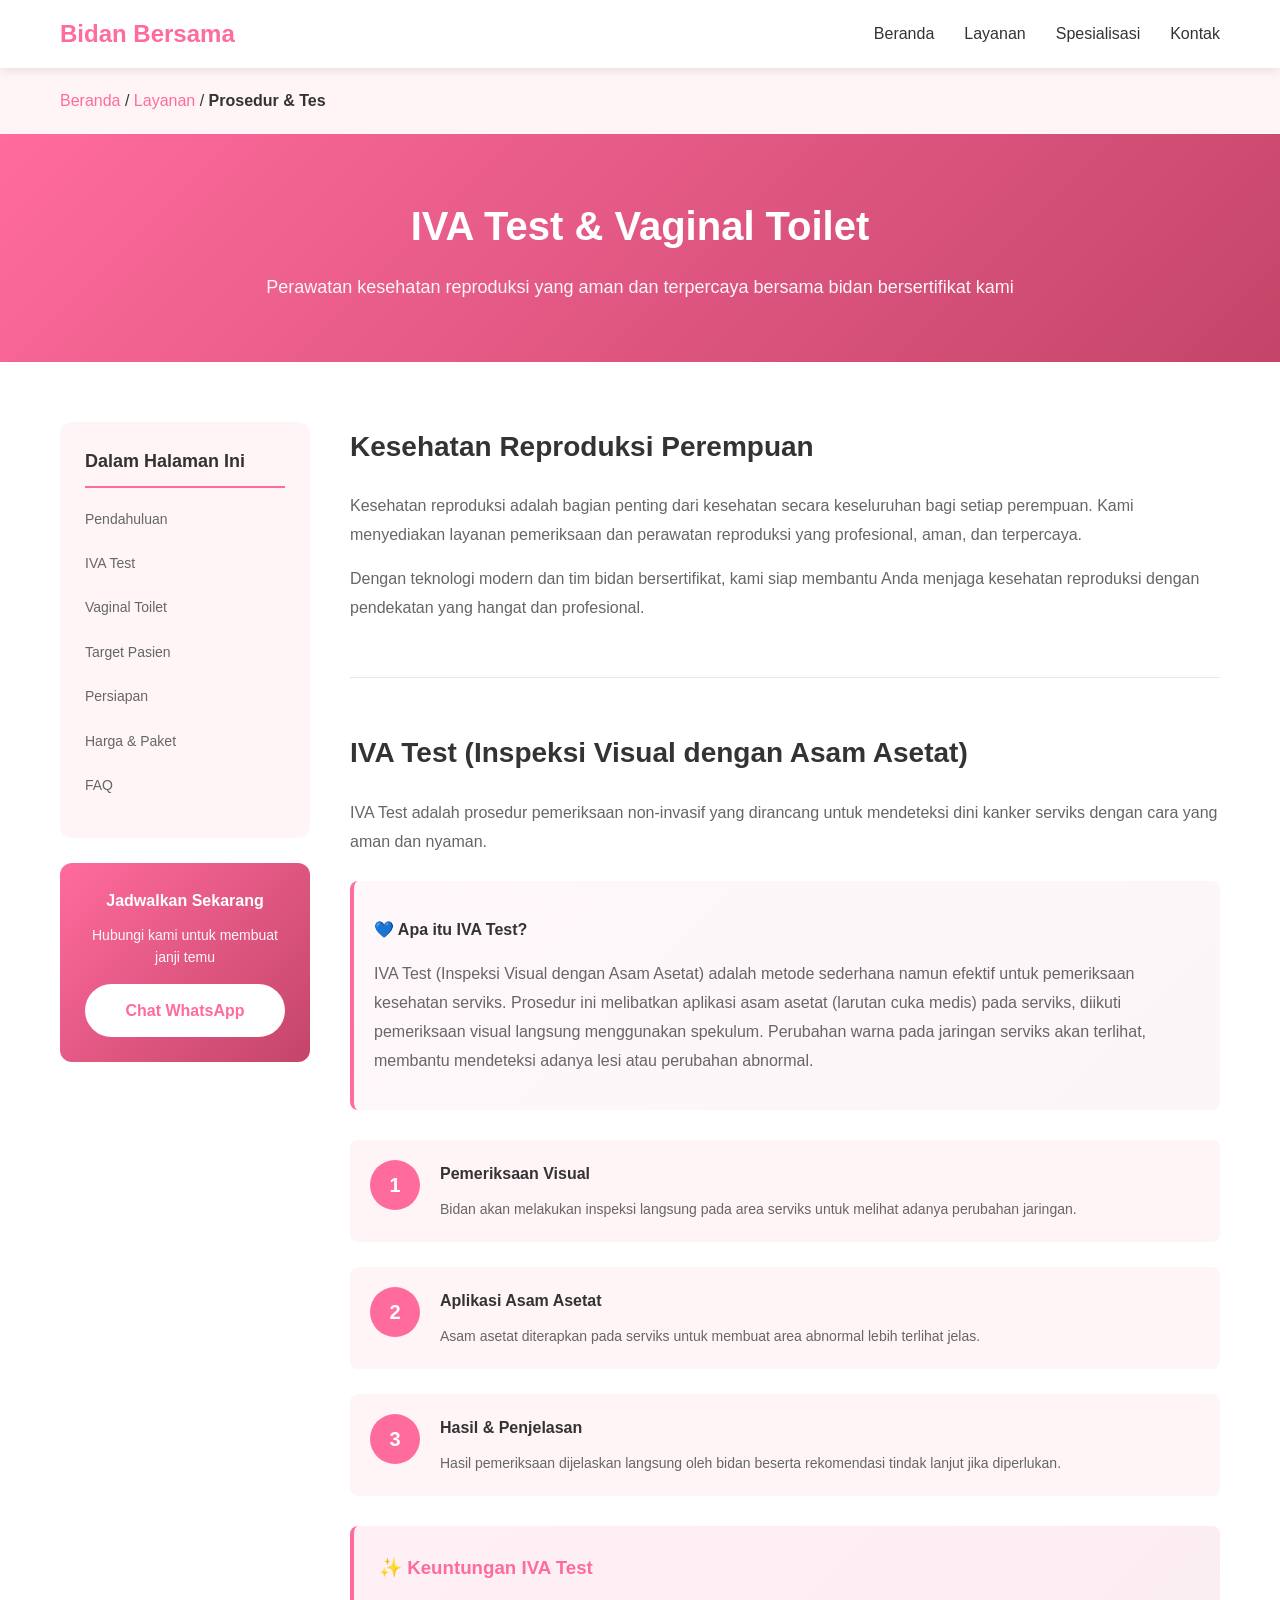
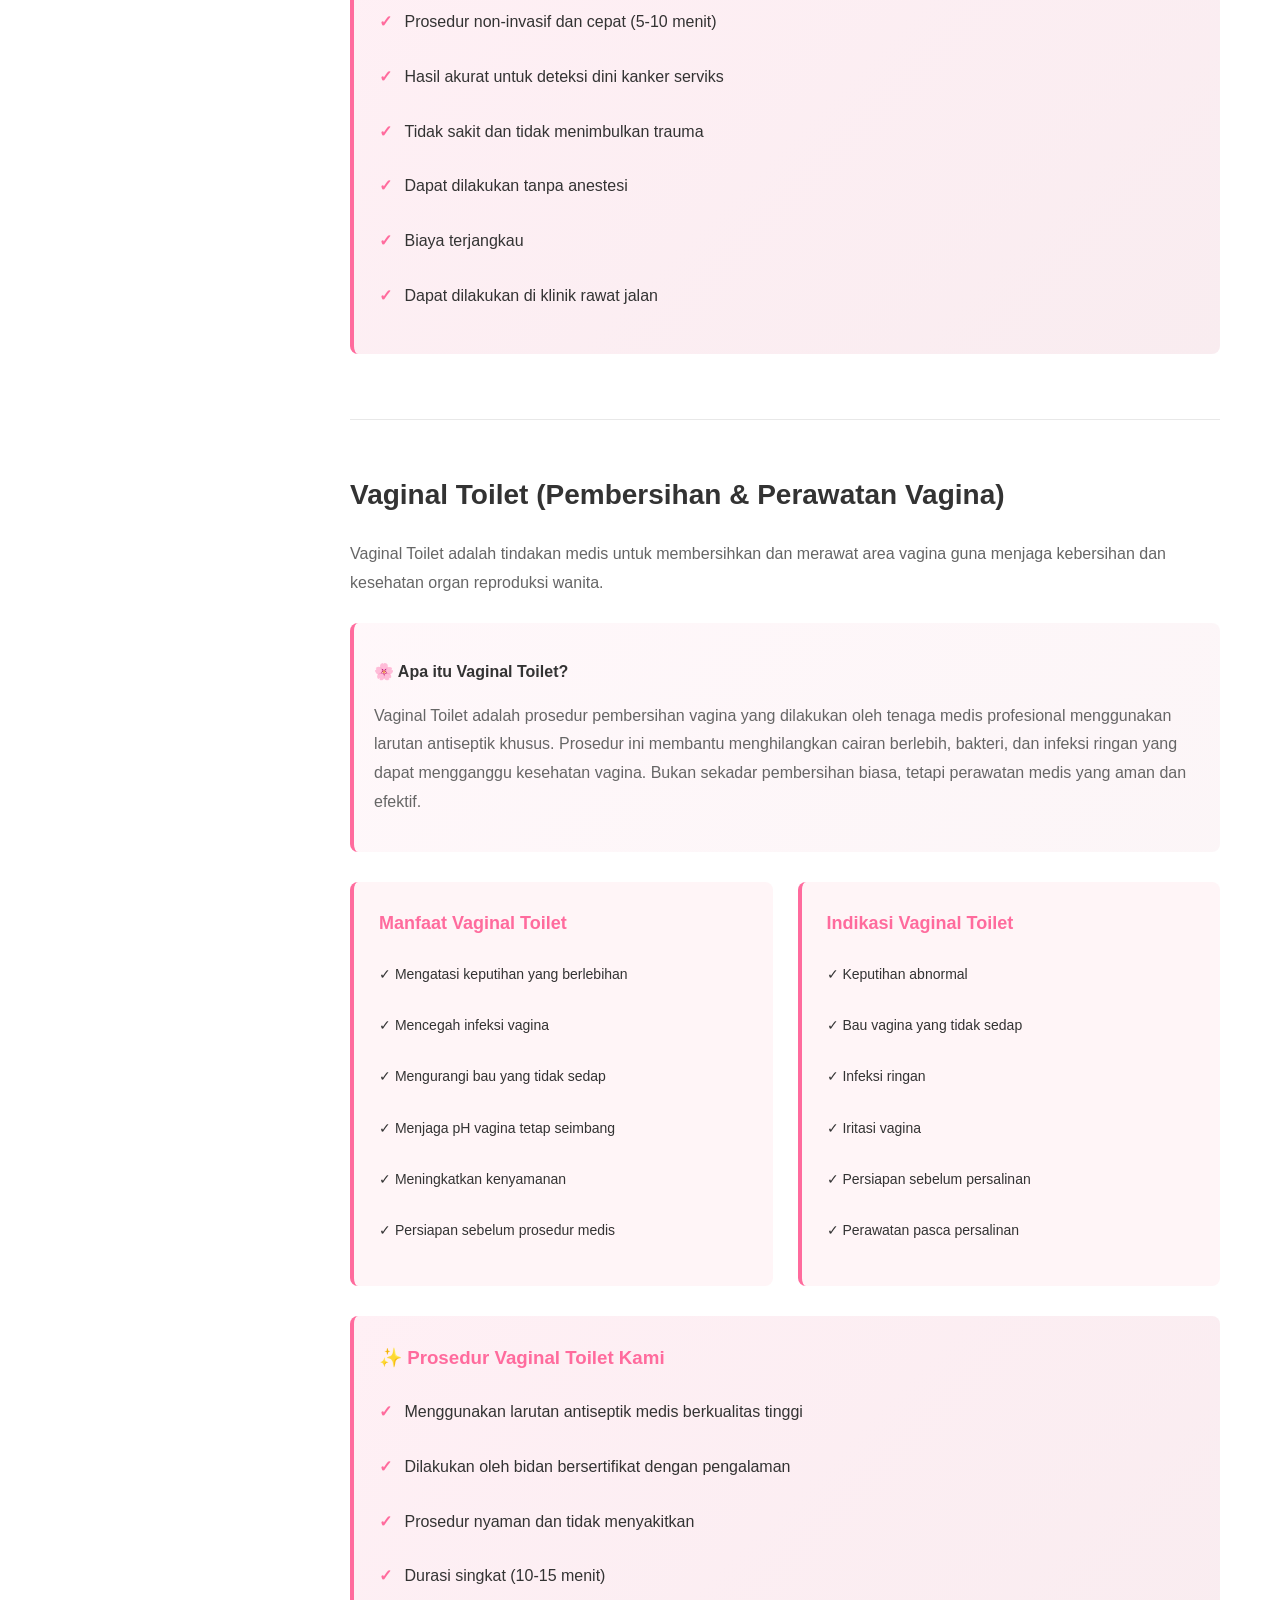
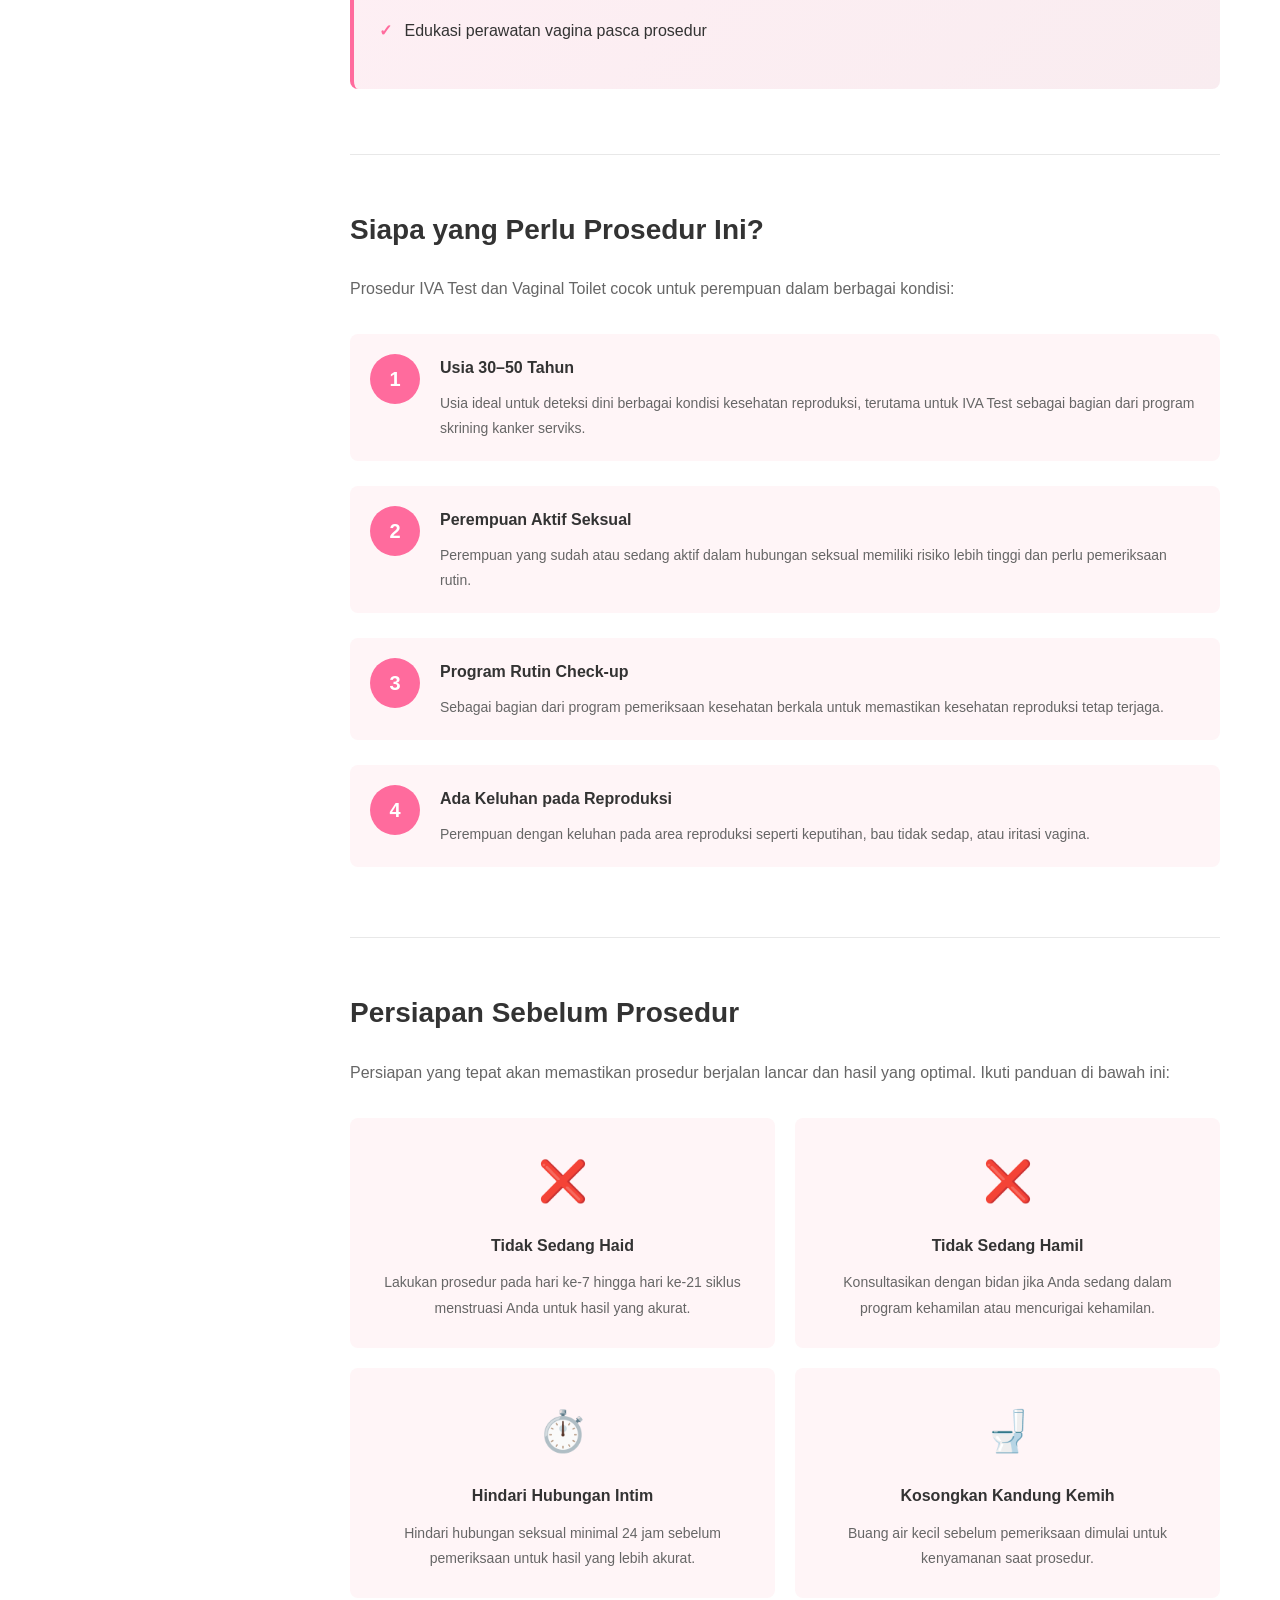
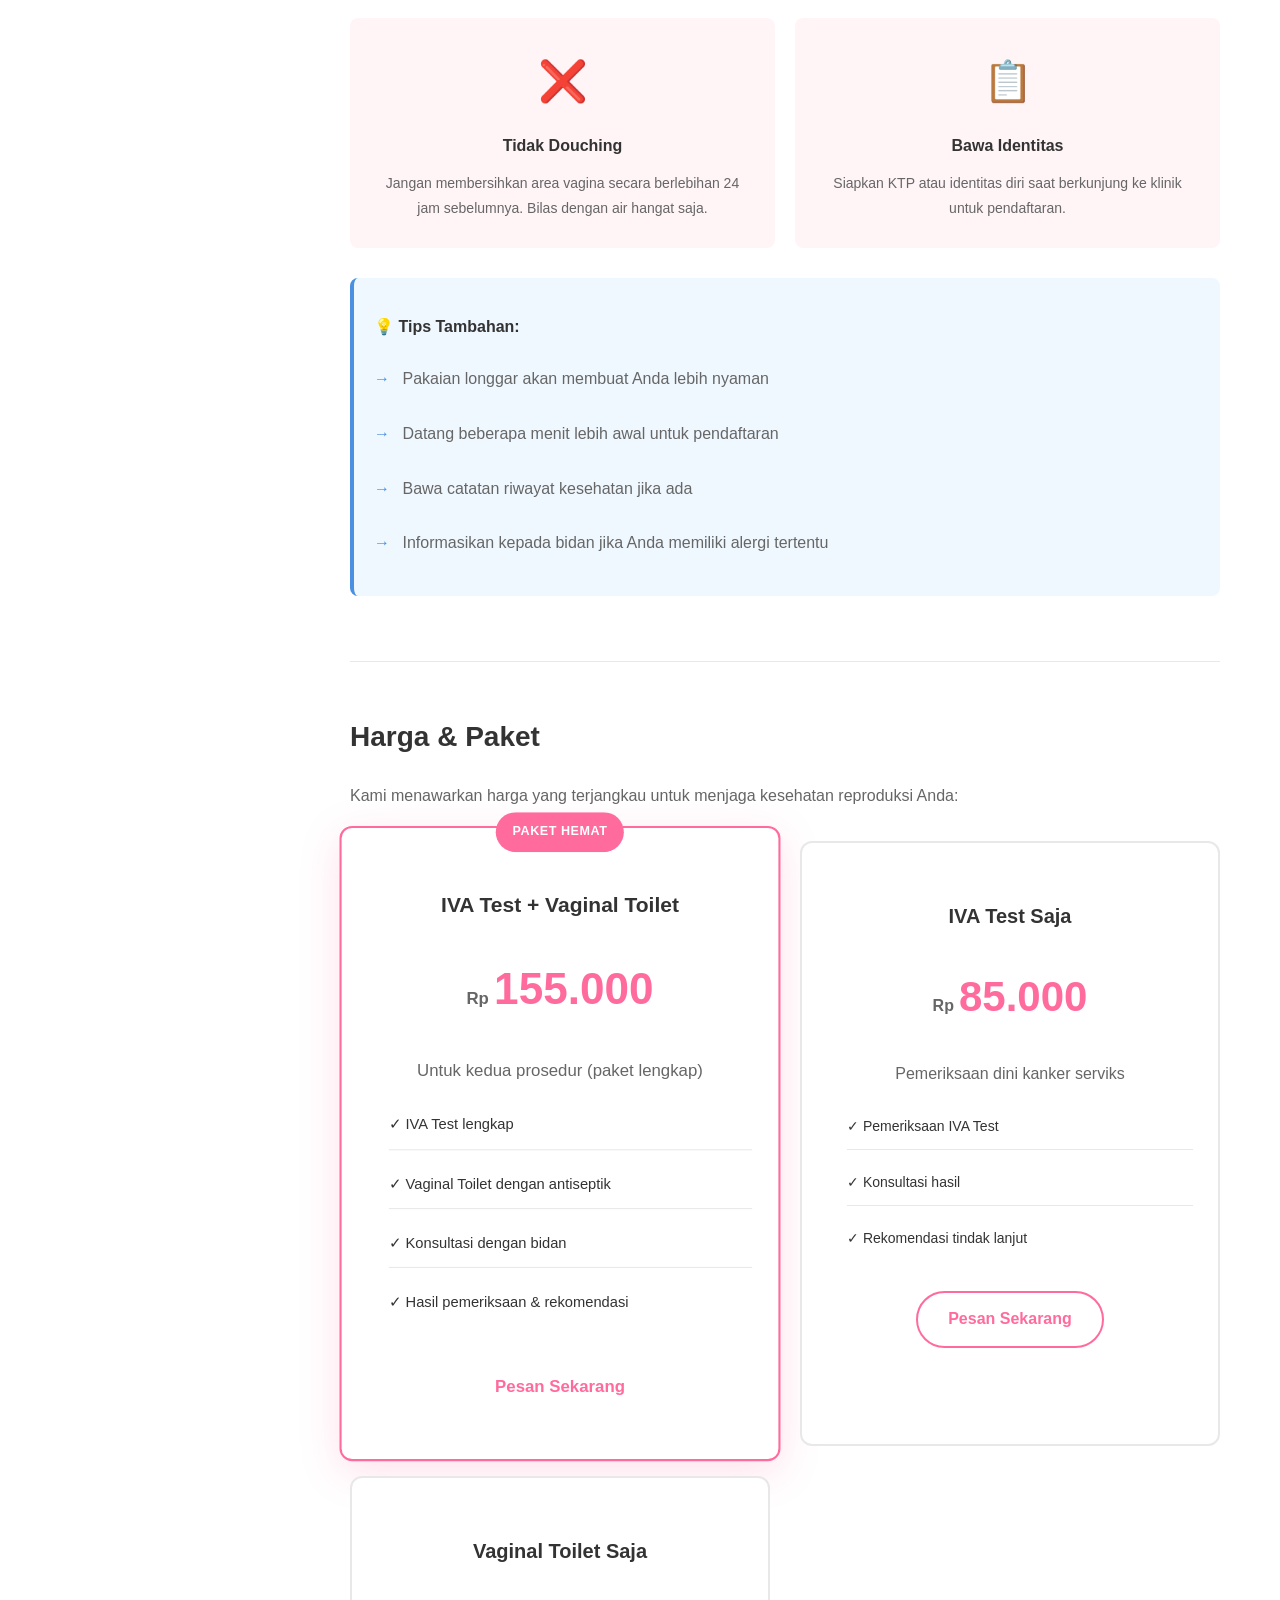
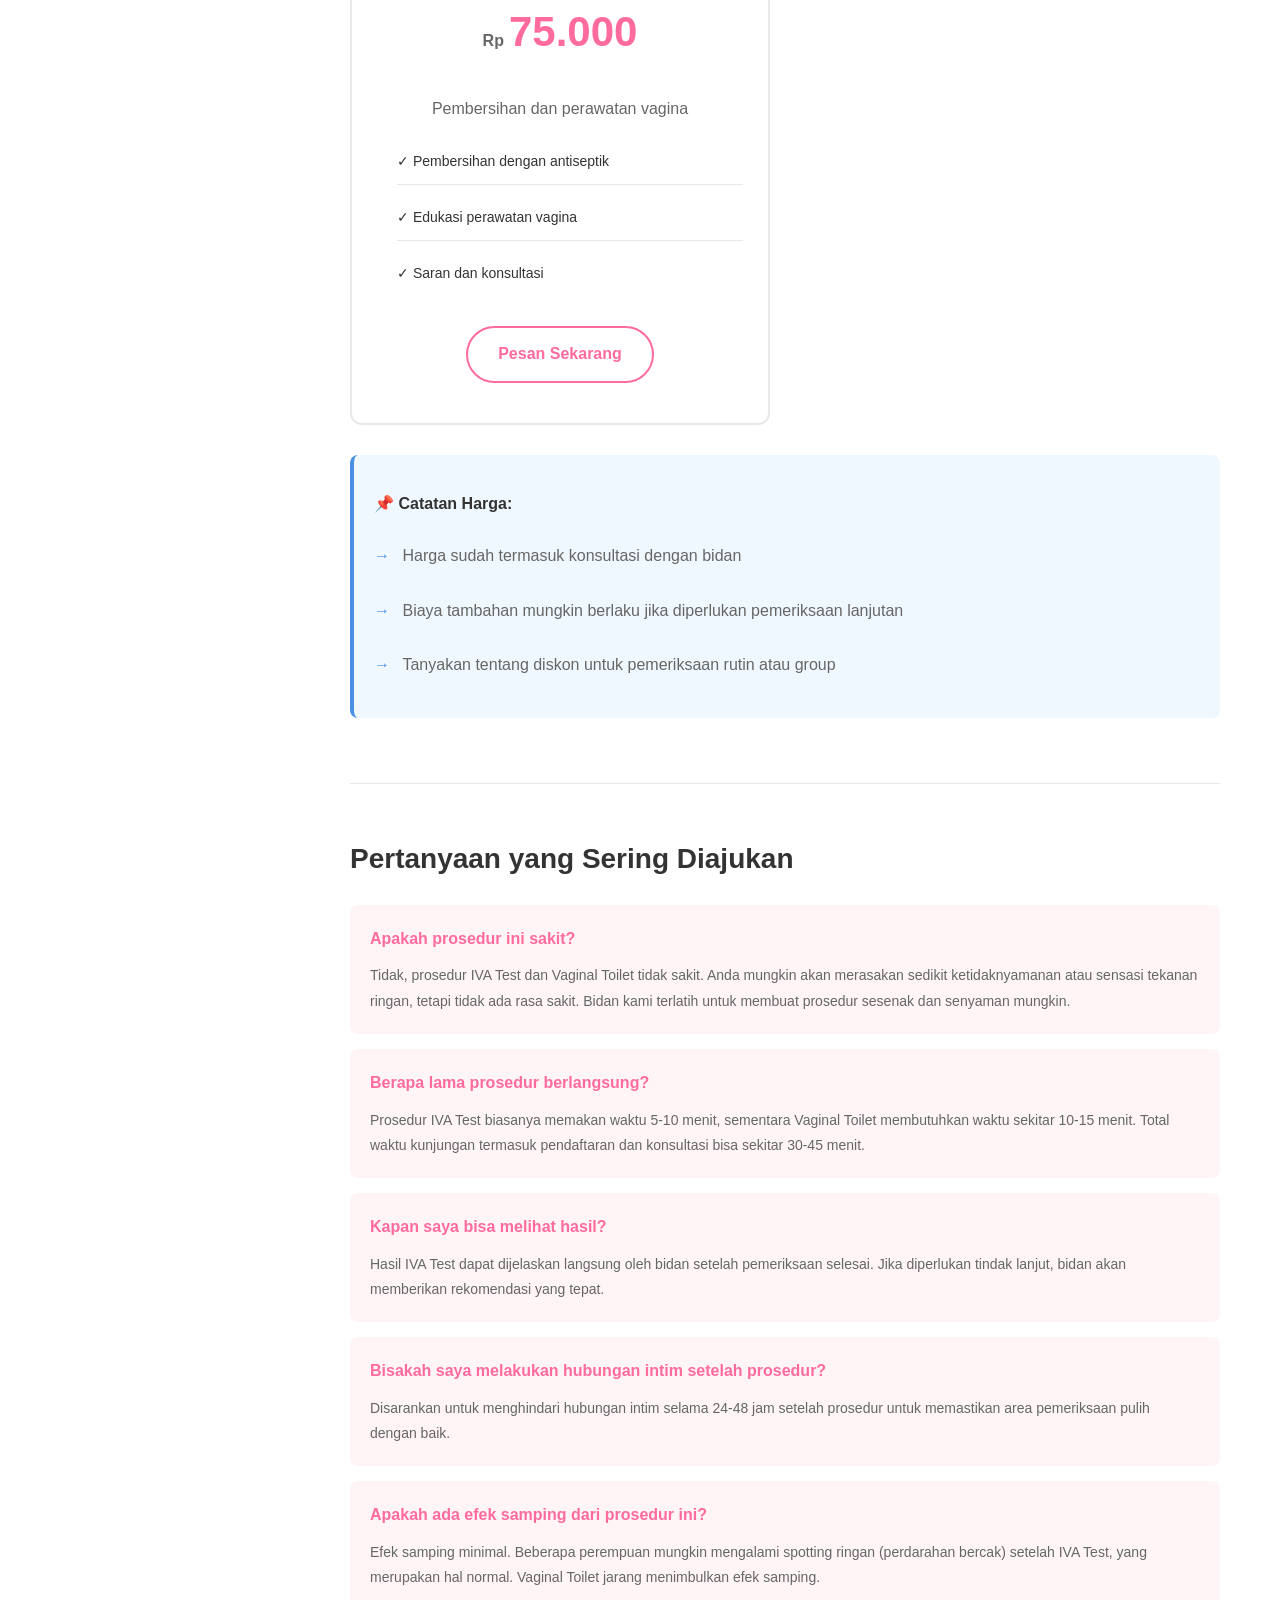
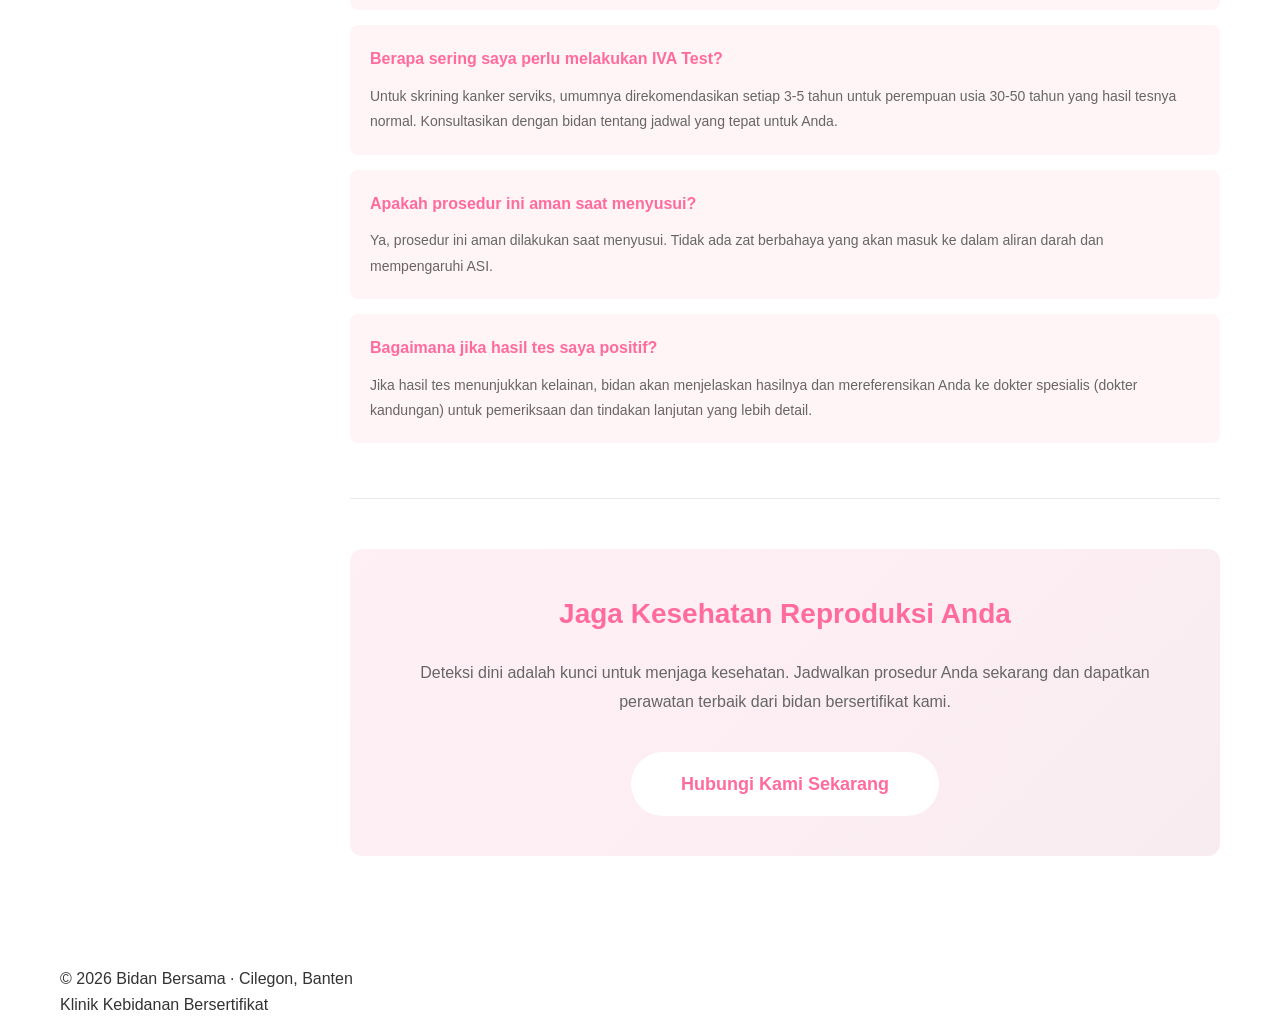
<file: prosedurtes.html>
<!DOCTYPE html>
<html lang="id">
<head>
    <meta charset="UTF-8">
    <meta name="viewport" content="width=device-width, initial-scale=1.0">
    <title>IVA Test & Vaginal Toilet — Bidan Bersama</title>
    <link rel="stylesheet" href="styles.css">
</head>
<body>
    <!-- Navigation -->
    <nav class="navbar">
        <div class="container">
            <div class="nav-brand">
                <a href="index.html">Bidan Bersama</a>
            </div>
            <div class="nav-toggle" id="navToggle">
                <span></span>
                <span></span>
                <span></span>
            </div>
            <ul class="nav-menu" id="navMenu">
                <li><a href="index.html" class="nav-link">Beranda</a></li>
                <li><a href="index.html#services" class="nav-link">Layanan</a></li>
                <li><a href="#" class="nav-link">Spesialisasi</a>
                    <ul class="submenu">
                        <li><a href="melahirkan-menyusui.html">Melahirkan & Menyusui</a></li>
                        <li><a href="imunisasi.html">Imunisasi Bayi</a></li>
                        <li><a href="mom-baby-care.html">Mom & Baby Care</a></li>
                        <li><a href="prosedurtes.html">Prosedur & Tes</a></li>
                    </ul>
                </li>
                <li><a href="index.html#contact" class="nav-link">Kontak</a></li>
            </ul>
        </div>
    </nav>

    <!-- Breadcrumb -->
    <section class="breadcrumb-section">
        <div class="container">
            <a href="index.html">Beranda</a> / 
            <a href="index.html#services">Layanan</a> / 
            <span>Prosedur & Tes</span>
        </div>
    </section>

    <!-- Page Header -->
    <section class="page-header">
        <div class="container">
            <h1>IVA Test & Vaginal Toilet</h1>
            <p class="subtitle">Perawatan kesehatan reproduksi yang aman dan terpercaya bersama bidan bersertifikat kami</p>
        </div>
    </section>

    <!-- Main Content -->
    <section class="service-detail">
        <div class="container">
            <div class="detail-grid">
                <!-- Sidebar -->
                <aside class="sidebar">
                    <div class="sidebar-menu">
                        <h3>Dalam Halaman Ini</h3>
                        <ul>
                            <li><a href="#pendahuluan">Pendahuluan</a></li>
                            <li><a href="#iva-test">IVA Test</a></li>
                            <li><a href="#vaginal-toilet">Vaginal Toilet</a></li>
                            <li><a href="#target">Target Pasien</a></li>
                            <li><a href="#persiapan">Persiapan</a></li>
                            <li><a href="#harga">Harga & Paket</a></li>
                            <li><a href="#faq">FAQ</a></li>
                        </ul>
                    </div>
                    <div class="sidebar-contact">
                        <h4>Jadwalkan Sekarang</h4>
                        <p>Hubungi kami untuk membuat janji temu</p>
                        <a href="https://wa.me/6281906271313" class="btn btn-primary" target="_blank">Chat WhatsApp</a>
                    </div>
                </aside>

                <!-- Main Content -->
                <main class="main-content">
                    <!-- Section 1: Pendahuluan -->
                    <section id="pendahuluan" class="content-section">
                        <h2>Kesehatan Reproduksi Perempuan</h2>
                        <p>Kesehatan reproduksi adalah bagian penting dari kesehatan secara keseluruhan bagi setiap perempuan. Kami menyediakan layanan pemeriksaan dan perawatan reproduksi yang profesional, aman, dan terpercaya.</p>
                        <p>Dengan teknologi modern dan tim bidan bersertifikat, kami siap membantu Anda menjaga kesehatan reproduksi dengan pendekatan yang hangat dan profesional.</p>
                    </section>

                    <!-- Section 2: IVA Test -->
                    <section id="iva-test" class="content-section">
                        <h2>IVA Test (Inspeksi Visual dengan Asam Asetat)</h2>
                        <p>IVA Test adalah prosedur pemeriksaan non-invasif yang dirancang untuk mendeteksi dini kanker serviks dengan cara yang aman dan nyaman.</p>

                        <div class="info-box highlight">
                            <h4>💙 Apa itu IVA Test?</h4>
                            <p>IVA Test (Inspeksi Visual dengan Asam Asetat) adalah metode sederhana namun efektif untuk pemeriksaan kesehatan serviks. Prosedur ini melibatkan aplikasi asam asetat (larutan cuka medis) pada serviks, diikuti pemeriksaan visual langsung menggunakan spekulum. Perubahan warna pada jaringan serviks akan terlihat, membantu mendeteksi adanya lesi atau perubahan abnormal.</p>
                        </div>

                        <div class="feature-list">
                            <div class="feature-item">
                                <div class="feature-number">1</div>
                                <div class="feature-content">
                                    <h4>Pemeriksaan Visual</h4>
                                    <p>Bidan akan melakukan inspeksi langsung pada area serviks untuk melihat adanya perubahan jaringan.</p>
                                </div>
                            </div>
                            <div class="feature-item">
                                <div class="feature-number">2</div>
                                <div class="feature-content">
                                    <h4>Aplikasi Asam Asetat</h4>
                                    <p>Asam asetat diterapkan pada serviks untuk membuat area abnormal lebih terlihat jelas.</p>
                                </div>
                            </div>
                            <div class="feature-item">
                                <div class="feature-number">3</div>
                                <div class="feature-content">
                                    <h4>Hasil & Penjelasan</h4>
                                    <p>Hasil pemeriksaan dijelaskan langsung oleh bidan beserta rekomendasi tindak lanjut jika diperlukan.</p>
                                </div>
                            </div>
                        </div>

                        <div class="highlight-box">
                            <h3>✨ Keuntungan IVA Test</h3>
                            <ul>
                                <li>Prosedur non-invasif dan cepat (5-10 menit)</li>
                                <li>Hasil akurat untuk deteksi dini kanker serviks</li>
                                <li>Tidak sakit dan tidak menimbulkan trauma</li>
                                <li>Dapat dilakukan tanpa anestesi</li>
                                <li>Biaya terjangkau</li>
                                <li>Dapat dilakukan di klinik rawat jalan</li>
                            </ul>
                        </div>
                    </section>

                    <!-- Section 3: Vaginal Toilet -->
                    <section id="vaginal-toilet" class="content-section">
                        <h2>Vaginal Toilet (Pembersihan & Perawatan Vagina)</h2>
                        <p>Vaginal Toilet adalah tindakan medis untuk membersihkan dan merawat area vagina guna menjaga kebersihan dan kesehatan organ reproduksi wanita.</p>

                        <div class="info-box highlight">
                            <h4>🌸 Apa itu Vaginal Toilet?</h4>
                            <p>Vaginal Toilet adalah prosedur pembersihan vagina yang dilakukan oleh tenaga medis profesional menggunakan larutan antiseptik khusus. Prosedur ini membantu menghilangkan cairan berlebih, bakteri, dan infeksi ringan yang dapat mengganggu kesehatan vagina. Bukan sekadar pembersihan biasa, tetapi perawatan medis yang aman dan efektif.</p>
                        </div>

                        <div class="services-comparison">
                            <div class="comparison-card">
                                <h4>Manfaat Vaginal Toilet</h4>
                                <ul>
                                    <li>✓ Mengatasi keputihan yang berlebihan</li>
                                    <li>✓ Mencegah infeksi vagina</li>
                                    <li>✓ Mengurangi bau yang tidak sedap</li>
                                    <li>✓ Menjaga pH vagina tetap seimbang</li>
                                    <li>✓ Meningkatkan kenyamanan</li>
                                    <li>✓ Persiapan sebelum prosedur medis</li>
                                </ul>
                            </div>
                            <div class="comparison-card">
                                <h4>Indikasi Vaginal Toilet</h4>
                                <ul>
                                    <li>✓ Keputihan abnormal</li>
                                    <li>✓ Bau vagina yang tidak sedap</li>
                                    <li>✓ Infeksi ringan</li>
                                    <li>✓ Iritasi vagina</li>
                                    <li>✓ Persiapan sebelum persalinan</li>
                                    <li>✓ Perawatan pasca persalinan</li>
                                </ul>
                            </div>
                        </div>

                        <div class="highlight-box">
                            <h3>✨ Prosedur Vaginal Toilet Kami</h3>
                            <ul>
                                <li>Menggunakan larutan antiseptik medis berkualitas tinggi</li>
                                <li>Dilakukan oleh bidan bersertifikat dengan pengalaman</li>
                                <li>Prosedur nyaman dan tidak menyakitkan</li>
                                <li>Durasi singkat (10-15 menit)</li>
                                <li>Edukasi perawatan vagina pasca prosedur</li>
                            </ul>
                        </div>
                    </section>

                    <!-- Section 4: Target Pasien -->
                    <section id="target" class="content-section">
                        <h2>Siapa yang Perlu Prosedur Ini?</h2>
                        <p>Prosedur IVA Test dan Vaginal Toilet cocok untuk perempuan dalam berbagai kondisi:</p>

                        <div class="feature-list">
                            <div class="feature-item">
                                <div class="feature-number">1</div>
                                <div class="feature-content">
                                    <h4>Usia 30–50 Tahun</h4>
                                    <p>Usia ideal untuk deteksi dini berbagai kondisi kesehatan reproduksi, terutama untuk IVA Test sebagai bagian dari program skrining kanker serviks.</p>
                                </div>
                            </div>
                            <div class="feature-item">
                                <div class="feature-number">2</div>
                                <div class="feature-content">
                                    <h4>Perempuan Aktif Seksual</h4>
                                    <p>Perempuan yang sudah atau sedang aktif dalam hubungan seksual memiliki risiko lebih tinggi dan perlu pemeriksaan rutin.</p>
                                </div>
                            </div>
                            <div class="feature-item">
                                <div class="feature-number">3</div>
                                <div class="feature-content">
                                    <h4>Program Rutin Check-up</h4>
                                    <p>Sebagai bagian dari program pemeriksaan kesehatan berkala untuk memastikan kesehatan reproduksi tetap terjaga.</p>
                                </div>
                            </div>
                            <div class="feature-item">
                                <div class="feature-number">4</div>
                                <div class="feature-content">
                                    <h4>Ada Keluhan pada Reproduksi</h4>
                                    <p>Perempuan dengan keluhan pada area reproduksi seperti keputihan, bau tidak sedap, atau iritasi vagina.</p>
                                </div>
                            </div>
                        </div>
                    </section>

                    <!-- Section 5: Persiapan -->
                    <section id="persiapan" class="content-section">
                        <h2>Persiapan Sebelum Prosedur</h2>
                        <p>Persiapan yang tepat akan memastikan prosedur berjalan lancar dan hasil yang optimal. Ikuti panduan di bawah ini:</p>

                        <div class="preparation-grid">
                            <div class="prep-card">
                                <div class="prep-icon">❌</div>
                                <h4>Tidak Sedang Haid</h4>
                                <p>Lakukan prosedur pada hari ke-7 hingga hari ke-21 siklus menstruasi Anda untuk hasil yang akurat.</p>
                            </div>

                            <div class="prep-card">
                                <div class="prep-icon">❌</div>
                                <h4>Tidak Sedang Hamil</h4>
                                <p>Konsultasikan dengan bidan jika Anda sedang dalam program kehamilan atau mencurigai kehamilan.</p>
                            </div>

                            <div class="prep-card">
                                <div class="prep-icon">⏱️</div>
                                <h4>Hindari Hubungan Intim</h4>
                                <p>Hindari hubungan seksual minimal 24 jam sebelum pemeriksaan untuk hasil yang lebih akurat.</p>
                            </div>

                            <div class="prep-card">
                                <div class="prep-icon">🚽</div>
                                <h4>Kosongkan Kandung Kemih</h4>
                                <p>Buang air kecil sebelum pemeriksaan dimulai untuk kenyamanan saat prosedur.</p>
                            </div>

                            <div class="prep-card">
                                <div class="prep-icon">❌</div>
                                <h4>Tidak Douching</h4>
                                <p>Jangan membersihkan area vagina secara berlebihan 24 jam sebelumnya. Bilas dengan air hangat saja.</p>
                            </div>

                            <div class="prep-card">
                                <div class="prep-icon">📋</div>
                                <h4>Bawa Identitas</h4>
                                <p>Siapkan KTP atau identitas diri saat berkunjung ke klinik untuk pendaftaran.</p>
                            </div>
                        </div>

                        <div class="info-box">
                            <h4>💡 Tips Tambahan:</h4>
                            <ul>
                                <li>Pakaian longgar akan membuat Anda lebih nyaman</li>
                                <li>Datang beberapa menit lebih awal untuk pendaftaran</li>
                                <li>Bawa catatan riwayat kesehatan jika ada</li>
                                <li>Informasikan kepada bidan jika Anda memiliki alergi tertentu</li>
                            </ul>
                        </div>
                    </section>

                    <!-- Section 6: Harga -->
                    <section id="harga" class="content-section">
                        <h2>Harga & Paket</h2>
                        <p>Kami menawarkan harga yang terjangkau untuk menjaga kesehatan reproduksi Anda:</p>

                        <div class="pricing-grid">
                            <div class="price-card featured">
                                <div class="price-badge">PAKET HEMAT</div>
                                <h3>IVA Test + Vaginal Toilet</h3>
                                <div class="price">
                                    <span class="currency">Rp</span>
                                    <span class="amount">155.000</span>
                                </div>
                                <p class="price-description">Untuk kedua prosedur (paket lengkap)</p>
                                <ul class="price-features">
                                    <li>✓ IVA Test lengkap</li>
                                    <li>✓ Vaginal Toilet dengan antiseptik</li>
                                    <li>✓ Konsultasi dengan bidan</li>
                                    <li>✓ Hasil pemeriksaan & rekomendasi</li>
                                </ul>
                                <a href="https://wa.me/6281906271313" class="btn btn-primary btn-block" target="_blank">Pesan Sekarang</a>
                            </div>

                            <div class="price-card">
                                <h3>IVA Test Saja</h3>
                                <div class="price">
                                    <span class="currency">Rp</span>
                                    <span class="amount">85.000</span>
                                </div>
                                <p class="price-description">Pemeriksaan dini kanker serviks</p>
                                <ul class="price-features">
                                    <li>✓ Pemeriksaan IVA Test</li>
                                    <li>✓ Konsultasi hasil</li>
                                    <li>✓ Rekomendasi tindak lanjut</li>
                                </ul>
                                <a href="https://wa.me/6281906271313" class="btn btn-outline" target="_blank">Pesan Sekarang</a>
                            </div>

                            <div class="price-card">
                                <h3>Vaginal Toilet Saja</h3>
                                <div class="price">
                                    <span class="currency">Rp</span>
                                    <span class="amount">75.000</span>
                                </div>
                                <p class="price-description">Pembersihan dan perawatan vagina</p>
                                <ul class="price-features">
                                    <li>✓ Pembersihan dengan antiseptik</li>
                                    <li>✓ Edukasi perawatan vagina</li>
                                    <li>✓ Saran dan konsultasi</li>
                                </ul>
                                <a href="https://wa.me/6281906271313" class="btn btn-outline" target="_blank">Pesan Sekarang</a>
                            </div>
                        </div>

                        <div class="info-box">
                            <h4>📌 Catatan Harga:</h4>
                            <ul>
                                <li>Harga sudah termasuk konsultasi dengan bidan</li>
                                <li>Biaya tambahan mungkin berlaku jika diperlukan pemeriksaan lanjutan</li>
                                <li>Tanyakan tentang diskon untuk pemeriksaan rutin atau group</li>
                            </ul>
                        </div>
                    </section>

                    <!-- Section 7: FAQ -->
                    <section id="faq" class="content-section">
                        <h2>Pertanyaan yang Sering Diajukan</h2>
                        
                        <div class="faq-item">
                            <h4>Apakah prosedur ini sakit?</h4>
                            <p>Tidak, prosedur IVA Test dan Vaginal Toilet tidak sakit. Anda mungkin akan merasakan sedikit ketidaknyamanan atau sensasi tekanan ringan, tetapi tidak ada rasa sakit. Bidan kami terlatih untuk membuat prosedur sesenak dan senyaman mungkin.</p>
                        </div>

                        <div class="faq-item">
                            <h4>Berapa lama prosedur berlangsung?</h4>
                            <p>Prosedur IVA Test biasanya memakan waktu 5-10 menit, sementara Vaginal Toilet membutuhkan waktu sekitar 10-15 menit. Total waktu kunjungan termasuk pendaftaran dan konsultasi bisa sekitar 30-45 menit.</p>
                        </div>

                        <div class="faq-item">
                            <h4>Kapan saya bisa melihat hasil?</h4>
                            <p>Hasil IVA Test dapat dijelaskan langsung oleh bidan setelah pemeriksaan selesai. Jika diperlukan tindak lanjut, bidan akan memberikan rekomendasi yang tepat.</p>
                        </div>

                        <div class="faq-item">
                            <h4>Bisakah saya melakukan hubungan intim setelah prosedur?</h4>
                            <p>Disarankan untuk menghindari hubungan intim selama 24-48 jam setelah prosedur untuk memastikan area pemeriksaan pulih dengan baik.</p>
                        </div>

                        <div class="faq-item">
                            <h4>Apakah ada efek samping dari prosedur ini?</h4>
                            <p>Efek samping minimal. Beberapa perempuan mungkin mengalami spotting ringan (perdarahan bercak) setelah IVA Test, yang merupakan hal normal. Vaginal Toilet jarang menimbulkan efek samping.</p>
                        </div>

                        <div class="faq-item">
                            <h4>Berapa sering saya perlu melakukan IVA Test?</h4>
                            <p>Untuk skrining kanker serviks, umumnya direkomendasikan setiap 3-5 tahun untuk perempuan usia 30-50 tahun yang hasil tesnya normal. Konsultasikan dengan bidan tentang jadwal yang tepat untuk Anda.</p>
                        </div>

                        <div class="faq-item">
                            <h4>Apakah prosedur ini aman saat menyusui?</h4>
                            <p>Ya, prosedur ini aman dilakukan saat menyusui. Tidak ada zat berbahaya yang akan masuk ke dalam aliran darah dan mempengaruhi ASI.</p>
                        </div>

                        <div class="faq-item">
                            <h4>Bagaimana jika hasil tes saya positif?</h4>
                            <p>Jika hasil tes menunjukkan kelainan, bidan akan menjelaskan hasilnya dan mereferensikan Anda ke dokter spesialis (dokter kandungan) untuk pemeriksaan dan tindakan lanjutan yang lebih detail.</p>
                        </div>
                    </section>

                    <!-- CTA Section -->
                    <section class="content-section cta-section">
                        <h2>Jaga Kesehatan Reproduksi Anda</h2>
                        <p>Deteksi dini adalah kunci untuk menjaga kesehatan. Jadwalkan prosedur Anda sekarang dan dapatkan perawatan terbaik dari bidan bersertifikat kami.</p>
                        <a href="https://wa.me/6281906271313" class="btn btn-primary btn-large" target="_blank">Hubungi Kami Sekarang</a>
                    </section>
                </main>
            </div>
        </div>
    </section>

    <!-- Footer -->
    <footer class="footer">
        <div class="container">
            <p>&copy; 2026 Bidan Bersama · Cilegon, Banten</p>
            <p class="footer-secondary">Klinik Kebidanan Bersertifikat</p>
        </div>
    </footer>

    <script src="script.js"></script>
</body>
</html>
</file>
<file: styles.css>
* {
    margin: 0;
    padding: 0;
    box-sizing: border-box;
}

:root {
    --primary-color: #FF6B9D;
    --secondary-color: #C44569;
    --light-bg: #FFF5F7;
    --text-dark: #333333;
    --text-light: #666666;
    --white: #FFFFFF;
    --border-color: #E8E8E8;
}

html {
    scroll-behavior: smooth;
}

body {
    font-family: 'Segoe UI', Tahoma, Geneva, Verdana, sans-serif;
    line-height: 1.6;
    color: var(--text-dark);
}

.container {
    max-width: 1200px;
    margin: 0 auto;
    padding: 0 20px;
}

/* Navigation */
.navbar {
    background: var(--white);
    box-shadow: 0 2px 10px rgba(0, 0, 0, 0.1);
    position: sticky;
    top: 0;
    z-index: 100;
}

.navbar .container {
    display: flex;
    justify-content: space-between;
    align-items: center;
    padding: 15px 20px;
}

.nav-brand a {
    font-size: 24px;
    font-weight: 700;
    color: var(--primary-color);
    text-decoration: none;
}

.nav-menu {
    display: flex;
    list-style: none;
    gap: 30px;
}

.nav-link {
    text-decoration: none;
    color: var(--text-dark);
    font-weight: 500;
    transition: color 0.3s;
}

.nav-link:hover {
    color: var(--primary-color);
}

.nav-toggle {
    display: none;
    flex-direction: column;
    cursor: pointer;
}

.nav-toggle span {
    width: 25px;
    height: 3px;
    background: var(--text-dark);
    margin: 5px 0;
    transition: 0.3s;
}

/* Hero section bgr */

.hero-bg {
    background: linear-gradient(135deg, rgba(255, 107, 157, 0.85) 0%, rgba(196, 69, 105, 0.85) 100%),
                url('./images/hero-midwife.jpg') center/cover no-repeat;
    color: var(--white);
    padding: 120px 20px;
    text-align: center;
    min-height: 600px;
    display: flex;
    align-items: center;
}

.hero-content {
    max-width: 600px;
    margin: 0 auto;
}

/* Buttons */
.btn {
    display: inline-block;
    padding: 14px 40px;
    border-radius: 50px;
    text-decoration: none;
    font-weight: 600;
    transition: all 0.3s;
    border: none;
    cursor: pointer;
    font-size: 16px;
}

.btn-primary {
    background: var(--white);
    color: var(--primary-color);
}

.btn-primary:hover {
    transform: translateY(-2px);
    box-shadow: 0 10px 25px rgba(0, 0, 0, 0.2);
}

/* Services Section */
.services {
    padding: 80px 20px;
    background: var(--light-bg);
}

.services h2 {
    font-size: 36px;
    text-align: center;
    margin-bottom: 15px;
    color: var(--text-dark);
}

.section-intro {
    text-align: center;
    color: var(--text-light);
    font-size: 16px;
    margin-bottom: 50px;
}

.services-grid {
    display: grid;
    grid-template-columns: repeat(auto-fit, minmax(300px, 1fr));
    gap: 30px;
}

.service-card {
    background: var(--white);
    padding: 30px;
    border-radius: 12px;
    box-shadow: 0 5px 15px rgba(0, 0, 0, 0.08);
    transition: all 0.3s;
    text-align: center;
}

.service-card:hover {
    transform: translateY(-5px);
    box-shadow: 0 15px 30px rgba(0, 0, 0, 0.12);
}

.service-icon {
    font-size: 48px;
    margin-bottom: 15px;
}

.service-card h3 {
    font-size: 20px;
    margin-bottom: 15px;
    color: var(--text-dark);
}

.service-card p {
    color: var(--text-light);
    line-height: 1.7;
}

/* About Section */
.about {
    padding: 80px 20px;
    text-align: center;
    background: var(--white);
}

.about h2 {
    font-size: 36px;
    margin-bottom: 30px;
    color: var(--text-dark);
}

.about-text {
    max-width: 700px;
    margin: 0 auto;
    font-size: 17px;
    color: var(--text-light);
    line-height: 1.8;
}

/* Contact Section */
.contact {
    padding: 80px 20px;
    background: var(--white);
}

/* Contact Grid (50-25-25 layout) */
.contact-grid {
    display: grid;
    grid-template-columns: 1fr 0.5fr 0.5fr;
    gap: 40px;
    max-width: 1200px;
    margin: 0 auto 60px;
    align-items: flex-start;
}

/* Left Section - Title and Description */
.contact-left {
    padding-right: 20px;
}

.contact-left h1 {
    font-size: 42px;
    font-weight: 800;
    color: var(--text-dark);
    margin-bottom: 20px;
    line-height: 1.2;
}

.contact-description {
    font-size: 16px;
    color: var(--text-light);
    line-height: 1.8;
    margin: 0;
}

/* Contact Info Cards (Middle & Right) */
.contact-info-card {
    background: linear-gradient(135deg, rgba(255, 107, 157, 0.05) 0%, rgba(196, 69, 105, 0.05) 100%);
    padding: 30px;
    border-radius: 12px;
    border-left: 4px solid var(--primary-color);
    transition: all 0.3s;
    text-align: center;
}

.contact-info-card:hover {
    transform: translateY(-5px);
    box-shadow: 0 15px 40px rgba(0, 0, 0, 0.08);
    border-left-color: var(--secondary-color);
}

.contact-info-icon {
    font-size: 48px;
    margin-bottom: 15px;
    display: block;
}

.contact-info-card h3 {
    font-size: 18px;
    font-weight: 700;
    color: var(--text-dark);
    margin-bottom: 15px;
    margin-top: 0;
}

.contact-info-card p {
    font-size: 14px;
    color: var(--text-light);
    margin: 0;
    line-height: 1.8;
}

.contact-info-card a {
    color: var(--primary-color);
    text-decoration: none;
    font-weight: 600;
    transition: color 0.3s;
}

.contact-info-card a:hover {
    color: var(--secondary-color);
    text-decoration: underline;
}

/* Map Container */
.map-container {
    max-width: 1200px;
    margin: 0 auto 60px;
    border-radius: 12px;
    overflow: hidden;
    box-shadow: 0 10px 40px rgba(0, 0, 0, 0.12);
    height: 500px;
}

.map-container iframe {
    border-radius: 12px;
    border: none;
}

/* Opening Hours */
.opening-hours {
    max-width: 1200px;
    margin: 0 auto;
    background: linear-gradient(135deg, var(--primary-color) 0%, var(--secondary-color) 100%);
    color: var(--white);
    padding: 40px;
    border-radius: 12px;
    text-align: center;
}

.opening-hours h3 {
    font-size: 24px;
    font-weight: 700;
    margin-bottom: 30px;
    margin-top: 0;
}

.hours-grid {
    display: grid;
    grid-template-columns: repeat(auto-fit, minmax(200px, 1fr));
    gap: 20px;
}

.hour-item {
    display: flex;
    flex-direction: column;
    justify-content: center;
    padding: 15px;
    background: rgba(255, 255, 255, 0.1);
    border-radius: 8px;
    backdrop-filter: blur(10px);
}

.hour-item .day {
    font-weight: 600;
    font-size: 15px;
    margin-bottom: 8px;
}

.hour-item .time {
    font-size: 16px;
    font-weight: 700;
}

/* Responsive Design */
@media (max-width: 1024px) {
    .contact-grid {
        grid-template-columns: 1fr;
        gap: 30px;
    }

    .contact-left {
        padding-right: 0;
    }

    .contact-left h1 {
        font-size: 32px;
    }

    .map-container {
        height: 400px;
    }
}

@media (max-width: 768px) {
    .contact {
        padding: 60px 20px;
    }

    .contact-left h1 {
        font-size: 28px;
    }

    .contact-description {
        font-size: 14px;
    }

    .contact-info-card {
        padding: 25px;
    }

    .contact-info-icon {
        font-size: 40px;
    }

    .contact-info-card h3 {
        font-size: 16px;
    }

    .contact-info-card p {
        font-size: 13px;
    }

    .map-container {
        height: 300px;
        margin-bottom: 40px;
    }

    .opening-hours {
        padding: 30px 20px;
    }

    .opening-hours h3 {
        font-size: 20px;
        margin-bottom: 20px;
    }

    .hours-grid {
        grid-template-columns: 1fr 1fr;
        gap: 15px;
    }

    .hour-item {
        padding: 12px;
        font-size: 13px;
    }

    .hour-item .day {
        font-size: 12px;
    }

    .hour-item .time {
        font-size: 14px;
    }
}

@media (max-width: 480px) {
    .contact-left h1 {
        font-size: 24px;
    }

    .hours-grid {
        grid-template-columns: 1fr;
    }

    .map-container {
        height: 250px;
    }
}

/* Responsive Design */
@media (max-width: 768px) {
    .nav-menu {
        position: absolute;
        left: -100%;
        top: 70px;
        flex-direction: column;
        background: var(--white);
        width: 100%;
        text-align: center;
        transition: 0.3s;
        box-shadow: 0 10px 27px rgba(0, 0, 0, 0.05);
        gap: 0;
    }

    .nav-menu.active {
        left: 0;
    }

    .nav-menu li {
        padding: 15px 0;
    }

    .nav-toggle {
        display: flex;
    }

    .hero-content h1 {
        font-size: 32px;
    }

    .hero-text {
        font-size: 16px;
    }

    .services h2,
    .about h2,
    .contact h2 {
        font-size: 28px;
    }

    .services-grid {
        grid-template-columns: 1fr;
    }

    .services {
        padding: 60px 20px;
    }

    .about {
        padding: 60px 20px;
    }

    .contact {
        padding: 60px 20px;
    }
}

@media (max-width: 480px) {
    .hero-content h1 {
        font-size: 24px;
    }

    .hero {
        padding: 60px 20px;
    }

    .nav-brand a {
        font-size: 20px;
    }

    .subtitle {
        font-size: 14px;
    }
}

/* Breadcrumb Navigation */
.breadcrumb-section {
    background: var(--light-bg);
    padding: 20px;
    margin-top: 0;
}

.breadcrumb-section a {
    color: var(--primary-color);
    text-decoration: none;
    font-weight: 500;
}

.breadcrumb-section a:hover {
    text-decoration: underline;
}

.breadcrumb-section span {
    color: var(--text-dark);
    font-weight: 600;
}

/* Page Header */
.page-header {
    background: linear-gradient(135deg, var(--primary-color) 0%, var(--secondary-color) 100%);
    color: var(--white);
    padding: 60px 20px;
    text-align: center;
}

.page-header h1 {
    font-size: 40px;
    margin-bottom: 15px;
    font-weight: 800;
}

.page-header .subtitle {
    font-size: 18px;
    opacity: 0.95;
}

/* Service Detail Layout */
.service-detail {
    padding: 60px 20px;
    background: var(--white);
}

.detail-grid {
    display: grid;
    grid-template-columns: 250px 1fr;
    gap: 40px;
    max-width: 1200px;
    margin: 0 auto;
}

/* Sidebar */
.sidebar {
    position: sticky;
    top: 100px;
    height: fit-content;
}

.sidebar-menu {
    background: var(--light-bg);
    padding: 25px;
    border-radius: 12px;
    margin-bottom: 25px;
}

.sidebar-menu h3 {
    font-size: 18px;
    margin-bottom: 15px;
    color: var(--text-dark);
    border-bottom: 2px solid var(--primary-color);
    padding-bottom: 10px;
}

.sidebar-menu ul {
    list-style: none;
}

.sidebar-menu li {
    margin: 12px 0;
}

.sidebar-menu a {
    color: var(--text-light);
    text-decoration: none;
    transition: color 0.3s;
    font-size: 14px;
    display: block;
    padding: 5px 0;
}

.sidebar-menu a:hover {
    color: var(--primary-color);
    padding-left: 5px;
}

.sidebar-contact {
    background: linear-gradient(135deg, var(--primary-color) 0%, var(--secondary-color) 100%);
    color: var(--white);
    padding: 25px;
    border-radius: 12px;
    text-align: center;
}

.sidebar-contact h4 {
    font-size: 16px;
    margin-bottom: 10px;
}

.sidebar-contact p {
    font-size: 14px;
    margin-bottom: 15px;
    opacity: 0.95;
}

/* Main Content */
.main-content {
    line-height: 1.8;
}

.content-section {
    margin-bottom: 50px;
    padding-bottom: 40px;
    border-bottom: 1px solid var(--border-color);
}

.content-section:last-child {
    border-bottom: none;
}

.content-section h2 {
    font-size: 28px;
    color: var(--text-dark);
    margin-bottom: 20px;
    font-weight: 700;
}

.content-section h4 {
    color: var(--primary-color);
    margin-top: 15px;
    margin-bottom: 10px;
    font-size: 16px;
}

.content-section p {
    color: var(--text-light);
    margin-bottom: 15px;
    font-size: 16px;
}

.content-section ul {
    margin-left: 20px;
    color: var(--text-light);
}

.content-section li {
    margin-bottom: 10px;
}

/* Highlight Box */
.highlight-box {
    background: linear-gradient(135deg, rgba(255, 107, 157, 0.1) 0%, rgba(196, 69, 105, 0.1) 100%);
    border-left: 4px solid var(--primary-color);
    padding: 25px;
    border-radius: 8px;
    margin: 25px 0;
}

.highlight-box h3 {
    color: var(--primary-color);
    margin-bottom: 15px;
}

.highlight-box ul {
    list-style: none;
    margin-left: 0;
}

.highlight-box li {
    padding: 8px 0;
    color: var(--text-dark);
}

.highlight-box li:before {
    content: "✓ ";
    color: var(--primary-color);
    font-weight: bold;
    margin-right: 8px;
}

/* Info Box */
.info-box {
    background: #F0F8FF;
    border-left: 4px solid #4A90E2;
    padding: 20px;
    border-radius: 8px;
    margin: 25px 0;
}

.info-box.highlight {
    background: linear-gradient(135deg, rgba(255, 107, 157, 0.05) 0%, rgba(196, 69, 105, 0.05) 100%);
    border-left-color: var(--primary-color);
}

.info-box h4 {
    color: #333;
    margin-bottom: 15px;
}

.info-box ul {
    list-style: none;
    margin-left: 0;
}

.info-box li {
    padding: 8px 0;
    color: var(--text-light);
}

.info-box li:before {
    content: "→ ";
    color: #4A90E2;
    font-weight: bold;
    margin-right: 8px;
}

/* Feature List */
.feature-list {
    margin: 30px 0;
}

.feature-item {
    display: flex;
    gap: 20px;
    margin-bottom: 25px;
    padding: 20px;
    background: var(--light-bg);
    border-radius: 8px;
    transition: all 0.3s;
}

.feature-item:hover {
    background: #FFE8F0;
    transform: translateX(5px);
}

.feature-number {
    display: flex;
    align-items: center;
    justify-content: center;
    width: 50px;
    height: 50px;
    background: var(--primary-color);
    color: var(--white);
    border-radius: 50%;
    font-weight: 700;
    font-size: 20px;
    flex-shrink: 0;
}

.feature-content h4 {
    color: var(--text-dark);
    margin: 0 0 8px 0;
}

.feature-content p {
    margin: 0;
    font-size: 14px;
}

/* Services Comparison */
.services-comparison {
    display: grid;
    grid-template-columns: repeat(auto-fit, minmax(280px, 1fr));
    gap: 25px;
    margin: 30px 0;
}

.comparison-card {
    background: var(--light-bg);
    padding: 25px;
    border-radius: 8px;
    border-left: 4px solid var(--primary-color);
    transition: all 0.3s;
}

.comparison-card:hover {
    box-shadow: 0 10px 25px rgba(0, 0, 0, 0.1);
}

.comparison-card h4 {
    color: var(--primary-color);
    margin-top: 0;
    margin-bottom: 15px;
    font-size: 18px;
}

.comparison-card ul {
    list-style: none;
    margin: 0;
}

.comparison-card li {
    padding: 8px 0;
    color: var(--text-dark);
    font-size: 14px;
}

.comparison-card li:before {
    margin-right: 8px;
}

/* FAQ */
.faq-item {
    background: var(--light-bg);
    padding: 20px;
    margin-bottom: 15px;
    border-radius: 8px;
    transition: all 0.3s;
}

.faq-item:hover {
    box-shadow: 0 5px 15px rgba(0, 0, 0, 0.08);
    transform: translateX(5px);
}

.faq-item h4 {
    color: var(--primary-color);
    margin: 0 0 10px 0;
    cursor: pointer;
    user-select: none;
}

.faq-item p {
    margin: 0;
    color: var(--text-light);
    font-size: 14px;
}

/* CTA Section */
.cta-section {
    text-align: center;
    background: linear-gradient(135deg, rgba(255, 107, 157, 0.1) 0%, rgba(196, 69, 105, 0.1) 100%);
    padding: 40px;
    border-radius: 12px;
    border: none;
}

.cta-section h2 {
    color: var(--primary-color);
}

.btn-large {
    padding: 16px 50px;
    font-size: 18px;
    margin-top: 20px;
}

/* Submenu (Dropdown) */
.nav-menu li {
    position: relative;
}

.submenu {
    display: none;
    position: absolute;
    top: 100%;
    left: 0;
    background: var(--white);
    flex-direction: column;
    list-style: none;
    gap: 0;
    box-shadow: 0 10px 25px rgba(0, 0, 0, 0.1);
    border-radius: 8px;
    overflow: hidden;
    min-width: 200px;
}

.nav-menu li:hover .submenu {
    display: flex;
}

.submenu li {
    padding: 0;
}

.submenu a {
    padding: 12px 20px;
    color: var(--text-dark);
    display: block;
    transition: all 0.3s;
}

.submenu a:hover {
    background: var(--light-bg);
    color: var(--primary-color);
}

/* Responsive */
@media (max-width: 768px) {
    .detail-grid {
        grid-template-columns: 1fr;
    }

    .sidebar {
        position: static;
    }

    .sidebar-menu,
    .sidebar-contact {
        margin-bottom: 30px;
    }

    .page-header h1 {
        font-size: 28px;
    }

    .page-header .subtitle {
        font-size: 16px;
    }

    .content-section h2 {
        font-size: 22px;
    }

    .services-comparison {
        grid-template-columns: 1fr;
    }

    .submenu {
        position: static;
        display: none;
        box-shadow: none;
        background: var(--light-bg);
    }

    .nav-menu li:hover .submenu {
        display: none;
    }

    .nav-menu.active .submenu {
        display: flex;
    }

    .breadcrumb-section {
        font-size: 14px;
    }
}

.btn-small {
    display: inline-block;
    padding: 8px 16px;
    font-size: 14px;
    background: none;
    color: var(--primary-color);
    text-decoration: none;
    font-weight: 600;
    transition: color 0.3s;
    margin-top: 10px;
}

.btn-small:hover {
    color: var(--secondary-color);
    text-decoration: underline;
}

/* Preparation Grid */
.preparation-grid {
    display: grid;
    grid-template-columns: repeat(auto-fit, minmax(280px, 1fr));
    gap: 20px;
    margin: 30px 0;
}

.prep-card {
    background: var(--light-bg);
    padding: 25px;
    border-radius: 8px;
    text-align: center;
    transition: all 0.3s;
    border: 2px solid transparent;
}

.prep-card:hover {
    border-color: var(--primary-color);
    transform: translateY(-5px);
    box-shadow: 0 10px 25px rgba(0, 0, 0, 0.1);
}

.prep-icon {
    font-size: 40px;
    margin-bottom: 15px;
    display: block;
}

.prep-card h4 {
    color: var(--text-dark);
    margin: 0 0 10px 0;
    font-size: 16px;
}

.prep-card p {
    font-size: 14px;
    color: var(--text-light);
    margin: 0;
}

/* Pricing */
.pricing-grid {
    display: grid;
    grid-template-columns: repeat(auto-fit, minmax(300px, 1fr));
    gap: 30px;
    margin: 30px 0;
}

.price-card {
    background: var(--white);
    border: 2px solid var(--border-color);
    padding: 40px 25px;
    border-radius: 12px;
    text-align: center;
    transition: all 0.3s;
    position: relative;
}

.price-card.featured {
    border: 2px solid var(--primary-color);
    box-shadow: 0 10px 40px rgba(255, 107, 157, 0.2);
    transform: scale(1.05);
}

.price-card:hover {
    box-shadow: 0 15px 50px rgba(0, 0, 0, 0.1);
    transform: translateY(-5px);
}

.price-card.featured:hover {
    box-shadow: 0 15px 50px rgba(255, 107, 157, 0.3);
    transform: scale(1.05) translateY(-5px);
}

.price-badge {
    position: absolute;
    top: -15px;
    left: 50%;
    transform: translateX(-50%);
    background: var(--primary-color);
    color: var(--white);
    padding: 8px 16px;
    border-radius: 20px;
    font-size: 12px;
    font-weight: 700;
    text-transform: uppercase;
    letter-spacing: 0.5px;
}

.price-card h3 {
    font-size: 20px;
    color: var(--text-dark);
    margin: 15px 0 25px 0;
}

.price {
    margin: 25px 0;
    display: flex;
    align-items: baseline;
    justify-content: center;
    gap: 5px;
}

.currency {
    font-size: 16px;
    color: var(--text-light);
    font-weight: 600;
}

.amount {
    font-size: 42px;
    font-weight: 800;
    color: var(--primary-color);
}

.price-description {
    font-size: 14px;
    color: var(--text-light);
    margin-bottom: 25px;
}

.price-features {
    list-style: none;
    margin: 0 0 30px 0;
    padding: 0;
    text-align: left;
}

.price-features li {
    padding: 10px 0;
    color: var(--text-dark);
    font-size: 14px;
    border-bottom: 1px solid var(--border-color);
}

.price-features li:last-child {
    border-bottom: none;
}

.btn-block {
    width: 100%;
    display: block;
}

.btn-outline {
    display: inline-block;
    padding: 12px 30px;
    border: 2px solid var(--primary-color);
    border-radius: 50px;
    color: var(--primary-color);
    text-decoration: none;
    font-weight: 600;
    background: transparent;
    transition: all 0.3s;
}

.btn-outline:hover {
    background: var(--primary-color);
    color: var(--white);
    transform: translateY(-2px);
}

/* Responsive */
@media (max-width: 768px) {
    .price-card.featured {
        transform: scale(1);
    }

    .price-card.featured:hover {
        transform: translateY(-5px);
    }

    .preparation-grid {
        grid-template-columns: 1fr;
    }

    .pricing-grid {
        grid-template-columns: 1fr;
    }

    .price {
        flex-direction: row;
    }

    .amount {
        font-size: 32px;
    }
}

/* Immunization Schedule Table */
.schedule-table {
    overflow-x: auto;
    margin: 30px 0;
}

table.immunization-schedule {
    width: 100%;
    border-collapse: collapse;
    background: var(--white);
    box-shadow: 0 5px 15px rgba(0, 0, 0, 0.08);
    border-radius: 8px;
    overflow: hidden;
}

table.immunization-schedule thead {
    background: linear-gradient(135deg, var(--primary-color) 0%, var(--secondary-color) 100%);
    color: var(--white);
}

table.immunization-schedule th {
    padding: 18px 15px;
    text-align: left;
    font-weight: 600;
    font-size: 14px;
}

table.immunization-schedule td {
    padding: 15px;
    border-bottom: 1px solid var(--border-color);
    font-size: 14px;
}

table.immunization-schedule tbody tr:hover {
    background: var(--light-bg);
}

table.immunization-schedule tbody tr:last-child td {
    border-bottom: none;
}

table.immunization-schedule td:first-child {
    font-weight: 600;
    color: var(--primary-color);
    min-width: 120px;
}

/* Vaccine Grid */
.vaccine-grid {
    display: grid;
    grid-template-columns: repeat(auto-fit, minmax(280px, 1fr));
    gap: 20px;
    margin: 30px 0;
}

.vaccine-card {
    background: var(--light-bg);
    padding: 25px;
    border-radius: 8px;
    border-left: 4px solid var(--primary-color);
    transition: all 0.3s;
}

.vaccine-card:hover {
    transform: translateY(-5px);
    box-shadow: 0 10px 25px rgba(0, 0, 0, 0.1);
    border-left-color: var(--secondary-color);
}

.vaccine-card h4 {
    color: var(--primary-color);
    margin: 0 0 12px 0;
    font-size: 16px;
}

.vaccine-card p {
    margin: 8px 0;
    font-size: 14px;
    color: var(--text-light);
}

.vaccine-card strong {
    color: var(--text-dark);
}

/* Responsive Table */
@media (max-width: 768px) {
    table.immunization-schedule {
        font-size: 12px;
    }

    table.immunization-schedule th,
    table.immunization-schedule td {
        padding: 12px 8px;
    }

    .vaccine-grid {
        grid-template-columns: 1fr;
    }
}
</file>
